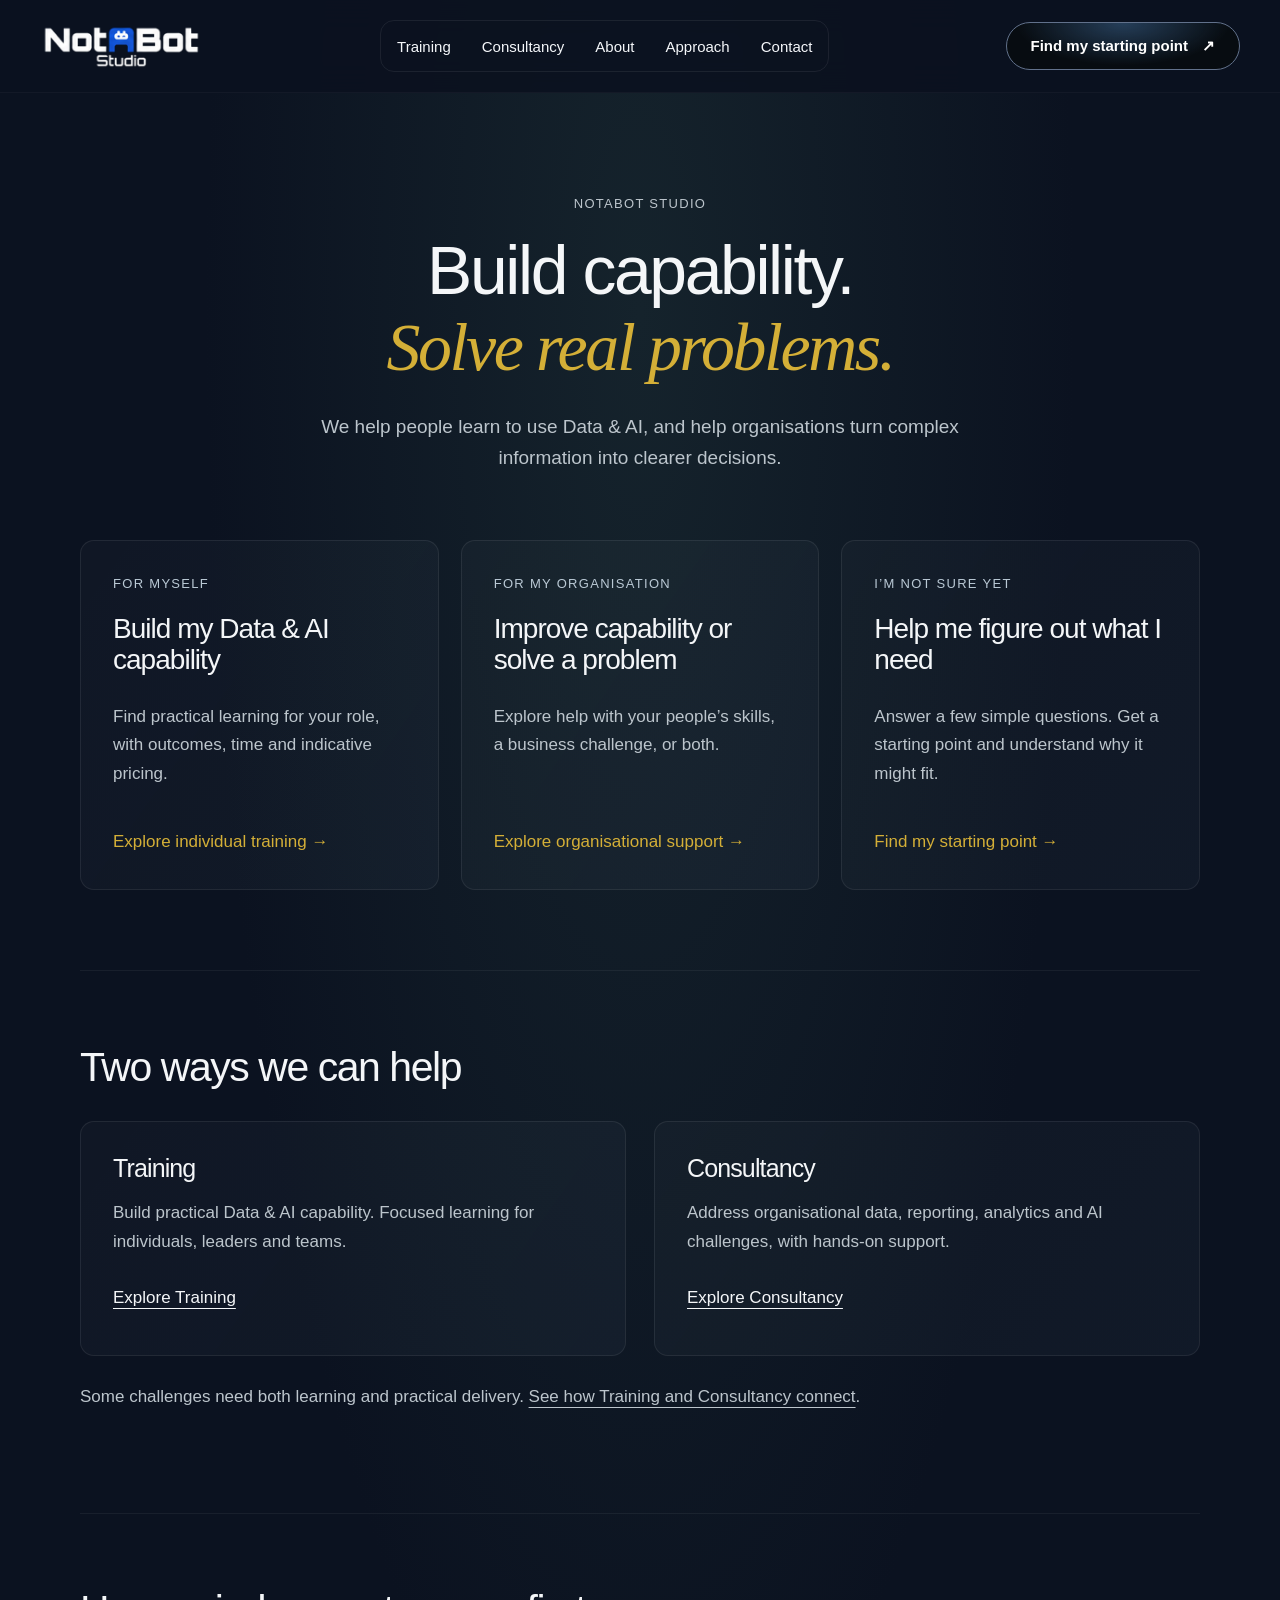
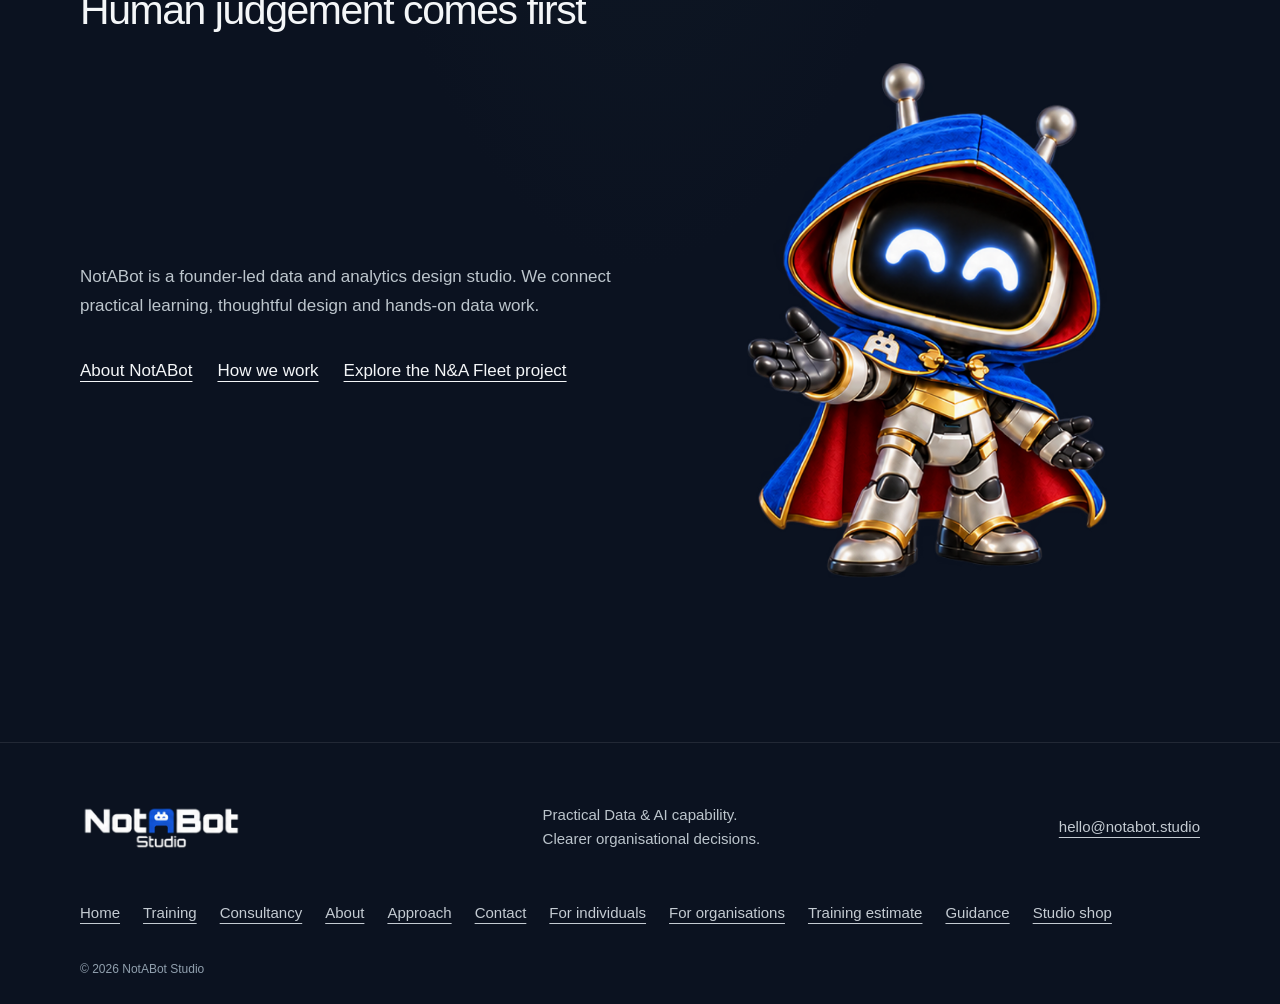
<file: index.html>
<!doctype html><html lang="en"><head><meta charset="utf-8"><meta name="viewport" content="width=device-width,initial-scale=1"><title>Data &amp; AI help for people and organisations | NotABot Studio</title><meta name="description" content="Build practical Data &amp; AI capability or get help with an organisational challenge. Choose your own route or ask for guidance."><meta name="theme-color" content="#0B1220"><meta property="og:type" content="website"><meta property="og:title" content="Data &amp; AI help for people and organisations | NotABot Studio"><meta property="og:description" content="Build practical Data &amp; AI capability or get help with an organisational challenge. Choose your own route or ask for guidance."><meta property="og:image" content="assets/images/notabot-brand-mascot.png"><meta name="twitter:card" content="summary_large_image"><link rel="icon" href="assets/logo/favicon.png"><link rel="apple-touch-icon" href="assets/logo/favicon.png"><link rel="stylesheet" href="ux.css"><script src="ux-data.js" defer></script><script src="ux-core.js" defer></script><script src="ux.js" defer></script></head><body class="ux" id="top"><a class="ux-skip" href="#main">Skip to content</a><header class="ux-header"><a class="ux-logo" href="index.html" aria-label="NotABot Studio home"><img src="assets/logo/notabot-wordmark-nav.png" alt="NotABot Studio" width="221" height="61"></a><nav id="ux-nav" aria-label="Primary"><a href="training.html">Training</a><a href="services.html">Consultancy</a><a href="about.html">About</a><a href="approach.html">Approach</a><a href="contact.html">Contact</a></nav><a class="ux-button" href="start.html">Find my starting point <span aria-hidden="true">↗</span></a><button class="ux-menu" aria-expanded="false" aria-controls="ux-nav" hidden>Menu</button></header><main id="main"><section class="ux-intro ux-wrap"><p class="ux-eyebrow">NotABot Studio</p><h1>Build capability.<br><em>Solve real problems.</em></h1><p class="ux-lead">We help people learn to use Data & AI, and help organisations turn complex information into clearer decisions.</p></section><section class="ux-wrap ux-route-section" aria-label="Choose your starting point"><div class="ux-routes"><a href="individuals.html"><span class="ux-eyebrow">For myself</span><h2>Build my Data & AI capability</h2><p>Find practical learning for your role, with outcomes, time and indicative pricing.</p><span class="ux-route-action">Explore individual training →</span></a><a href="organisations.html"><span class="ux-eyebrow">For my organisation</span><h2>Improve capability or solve a problem</h2><p>Explore help with your people’s skills, a business challenge, or both.</p><span class="ux-route-action">Explore organisational support →</span></a><a href="start.html"><span class="ux-eyebrow">I’m not sure yet</span><h2>Help me figure out what I need</h2><p>Answer a few simple questions. Get a starting point and understand why it might fit.</p><span class="ux-route-action">Find my starting point →</span></a></div></section><section class="ux-section ux-wrap" id="offerings"><h2>Two ways we can help</h2><div class="ux-two"><article class="ux-panel"><h3>Training</h3><p>Build practical Data & AI capability. Focused learning for individuals, leaders and teams.</p><a class="ux-link" href="training.html">Explore Training</a></article><article class="ux-panel"><h3>Consultancy</h3><p>Address organisational data, reporting, analytics and AI challenges, with hands-on support.</p><a class="ux-link" href="services.html">Explore Consultancy</a></article></div><p>Some challenges need both learning and practical delivery. <a class="ux-link" href="organisations.html#combined">See how Training and Consultancy connect</a>.</p></section><section class="ux-section ux-wrap" id="studio"><h2>Human judgement comes first</h2><div class="ux-two ux-about"><div><p>NotABot is a founder-led data and analytics design studio. We connect practical learning, thoughtful design and hands-on data work.</p><div class="ux-actions"><a class="ux-link" href="about.html">About NotABot</a><a class="ux-link" href="approach.html">How we work</a><a class="ux-link" href="fleet.html">Explore the N&A Fleet project</a></div></div><img class="ux-mascot" src="assets/images/notabot-brand-mascot.png" alt="NotABot’s blue-cloaked mascot" width="484" height="692" loading="lazy"></div></section></main><footer class="ux-footer"><div class="ux-wrap ux-footer-top"><a class="ux-logo" href="index.html"><img src="assets/logo/notabot-wordmark-nav.png" alt="NotABot Studio" width="221" height="61" loading="lazy"></a><p>Practical Data & AI capability.<br>Clearer organisational decisions.</p><a class="ux-link" href="mailto:hello@notabot.studio">hello@notabot.studio</a></div><nav class="ux-wrap" aria-label="Footer"><a href="index.html">Home</a><a href="training.html">Training</a><a href="services.html">Consultancy</a><a href="about.html">About</a><a href="approach.html">Approach</a><a href="contact.html">Contact</a><a href="individuals.html">For individuals</a><a href="organisations.html">For organisations</a><a href="plan.html">Training estimate</a><a href="start.html">Guidance</a><a href="merch.html">Studio shop</a></nav><div class="ux-wrap ux-copyright">© <span data-year>2026</span> NotABot Studio</div></footer></body></html>
</file>
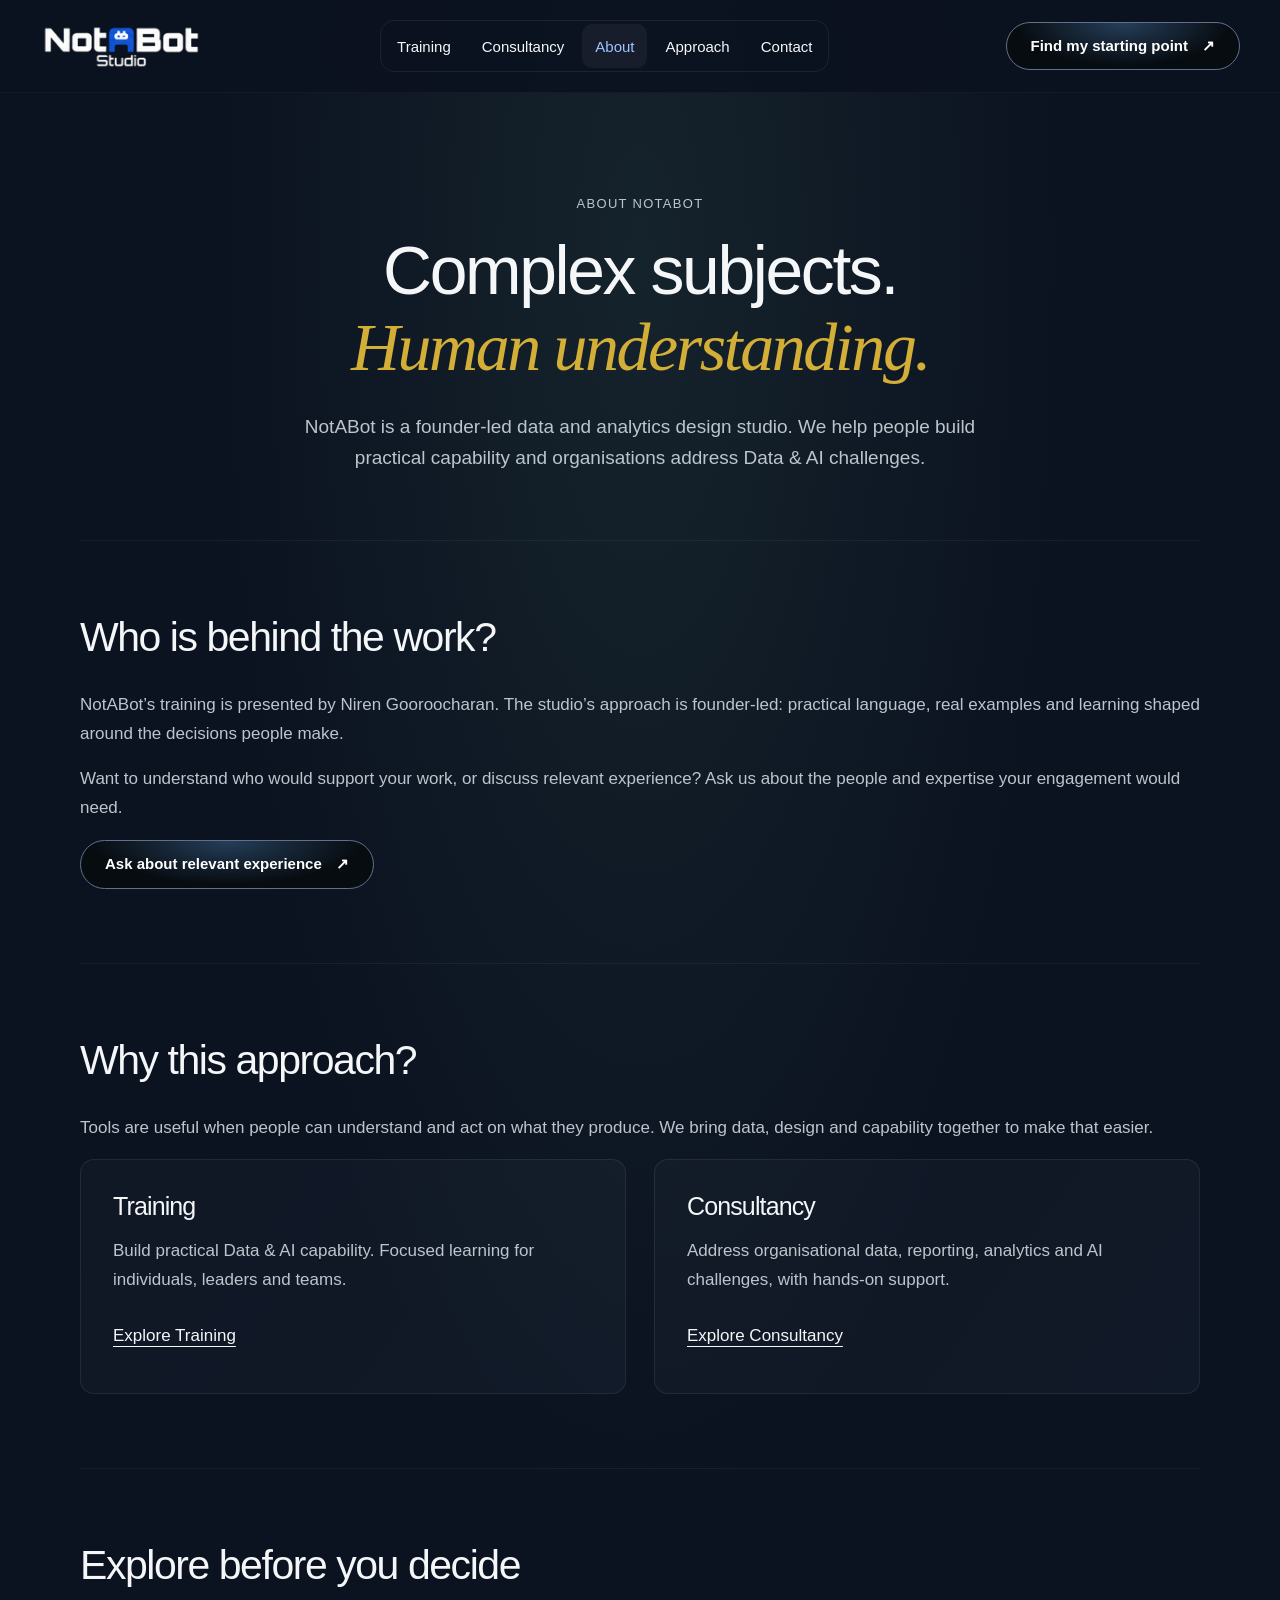
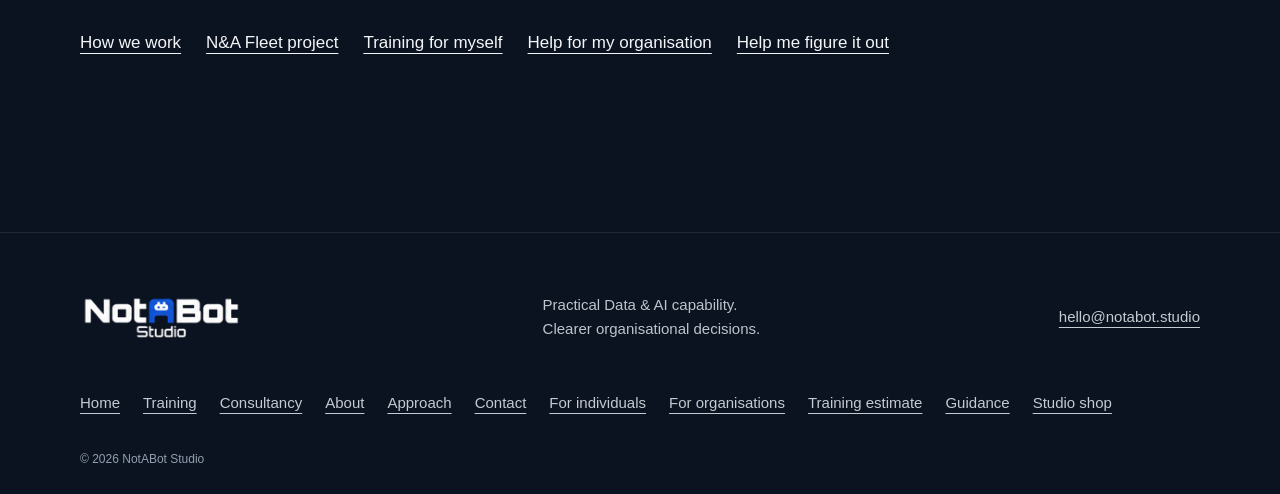
<file: about.html>
<!doctype html><html lang="en"><head><meta charset="utf-8"><meta name="viewport" content="width=device-width,initial-scale=1"><title>About NotABot | NotABot Studio</title><meta name="description" content="A founder-led data and analytics design studio connecting practical training and hands-on consultancy."><meta name="theme-color" content="#0B1220"><meta property="og:type" content="website"><meta property="og:title" content="About NotABot | NotABot Studio"><meta property="og:description" content="A founder-led data and analytics design studio connecting practical training and hands-on consultancy."><meta property="og:image" content="assets/images/notabot-brand-mascot.png"><meta name="twitter:card" content="summary_large_image"><link rel="icon" href="assets/logo/favicon.png"><link rel="apple-touch-icon" href="assets/logo/favicon.png"><link rel="stylesheet" href="ux.css"><script src="ux-data.js" defer></script><script src="ux-core.js" defer></script><script src="ux.js" defer></script></head><body class="ux" id="top"><a class="ux-skip" href="#main">Skip to content</a><header class="ux-header"><a class="ux-logo" href="index.html" aria-label="NotABot Studio home"><img src="assets/logo/notabot-wordmark-nav.png" alt="NotABot Studio" width="221" height="61"></a><nav id="ux-nav" aria-label="Primary"><a href="training.html">Training</a><a href="services.html">Consultancy</a><a href="about.html" aria-current="page">About</a><a href="approach.html">Approach</a><a href="contact.html">Contact</a></nav><a class="ux-button" href="start.html">Find my starting point <span aria-hidden="true">↗</span></a><button class="ux-menu" aria-expanded="false" aria-controls="ux-nav" hidden>Menu</button></header><main id="main"><section class="ux-intro ux-wrap"><p class="ux-eyebrow">About NotABot</p><h1>Complex subjects.<br><em>Human understanding.</em></h1><p class="ux-lead">NotABot is a founder-led data and analytics design studio. We help people build practical capability and organisations address Data & AI challenges.</p></section><section class="ux-section ux-wrap" id="people"><h2>Who is behind the work?</h2><p>NotABot’s training is presented by Niren Gooroocharan. The studio’s approach is founder-led: practical language, real examples and learning shaped around the decisions people make.</p><p>Want to understand who would support your work, or discuss relevant experience? Ask us about the people and expertise your engagement would need.</p><a class="ux-button" href="contact.html?topic=experience&amp;from=about">Ask about relevant experience <span aria-hidden="true">↗</span></a></section><section class="ux-section ux-wrap" id="purpose"><h2>Why this approach?</h2><p>Tools are useful when people can understand and act on what they produce. We bring data, design and capability together to make that easier.</p><div class="ux-two"><article class="ux-panel"><h3>Training</h3><p>Build practical Data & AI capability. Focused learning for individuals, leaders and teams.</p><a class="ux-link" href="training.html">Explore Training</a></article><article class="ux-panel"><h3>Consultancy</h3><p>Address organisational data, reporting, analytics and AI challenges, with hands-on support.</p><a class="ux-link" href="services.html">Explore Consultancy</a></article></div></section><section class="ux-section ux-wrap" id="evidence"><h2>Explore before you decide</h2><div class="ux-actions"><a class="ux-link" href="approach.html">How we work</a><a class="ux-link" href="fleet.html">N&A Fleet project</a><a class="ux-link" href="individuals.html">Training for myself</a><a class="ux-link" href="organisations.html">Help for my organisation</a><a class="ux-link" href="start.html?from=about">Help me figure it out</a></div></section></main><footer class="ux-footer"><div class="ux-wrap ux-footer-top"><a class="ux-logo" href="index.html"><img src="assets/logo/notabot-wordmark-nav.png" alt="NotABot Studio" width="221" height="61" loading="lazy"></a><p>Practical Data & AI capability.<br>Clearer organisational decisions.</p><a class="ux-link" href="mailto:hello@notabot.studio">hello@notabot.studio</a></div><nav class="ux-wrap" aria-label="Footer"><a href="index.html">Home</a><a href="training.html">Training</a><a href="services.html">Consultancy</a><a href="about.html">About</a><a href="approach.html">Approach</a><a href="contact.html">Contact</a><a href="individuals.html">For individuals</a><a href="organisations.html">For organisations</a><a href="plan.html">Training estimate</a><a href="start.html">Guidance</a><a href="merch.html">Studio shop</a></nav><div class="ux-wrap ux-copyright">© <span data-year>2026</span> NotABot Studio</div></footer></body></html>
</file>
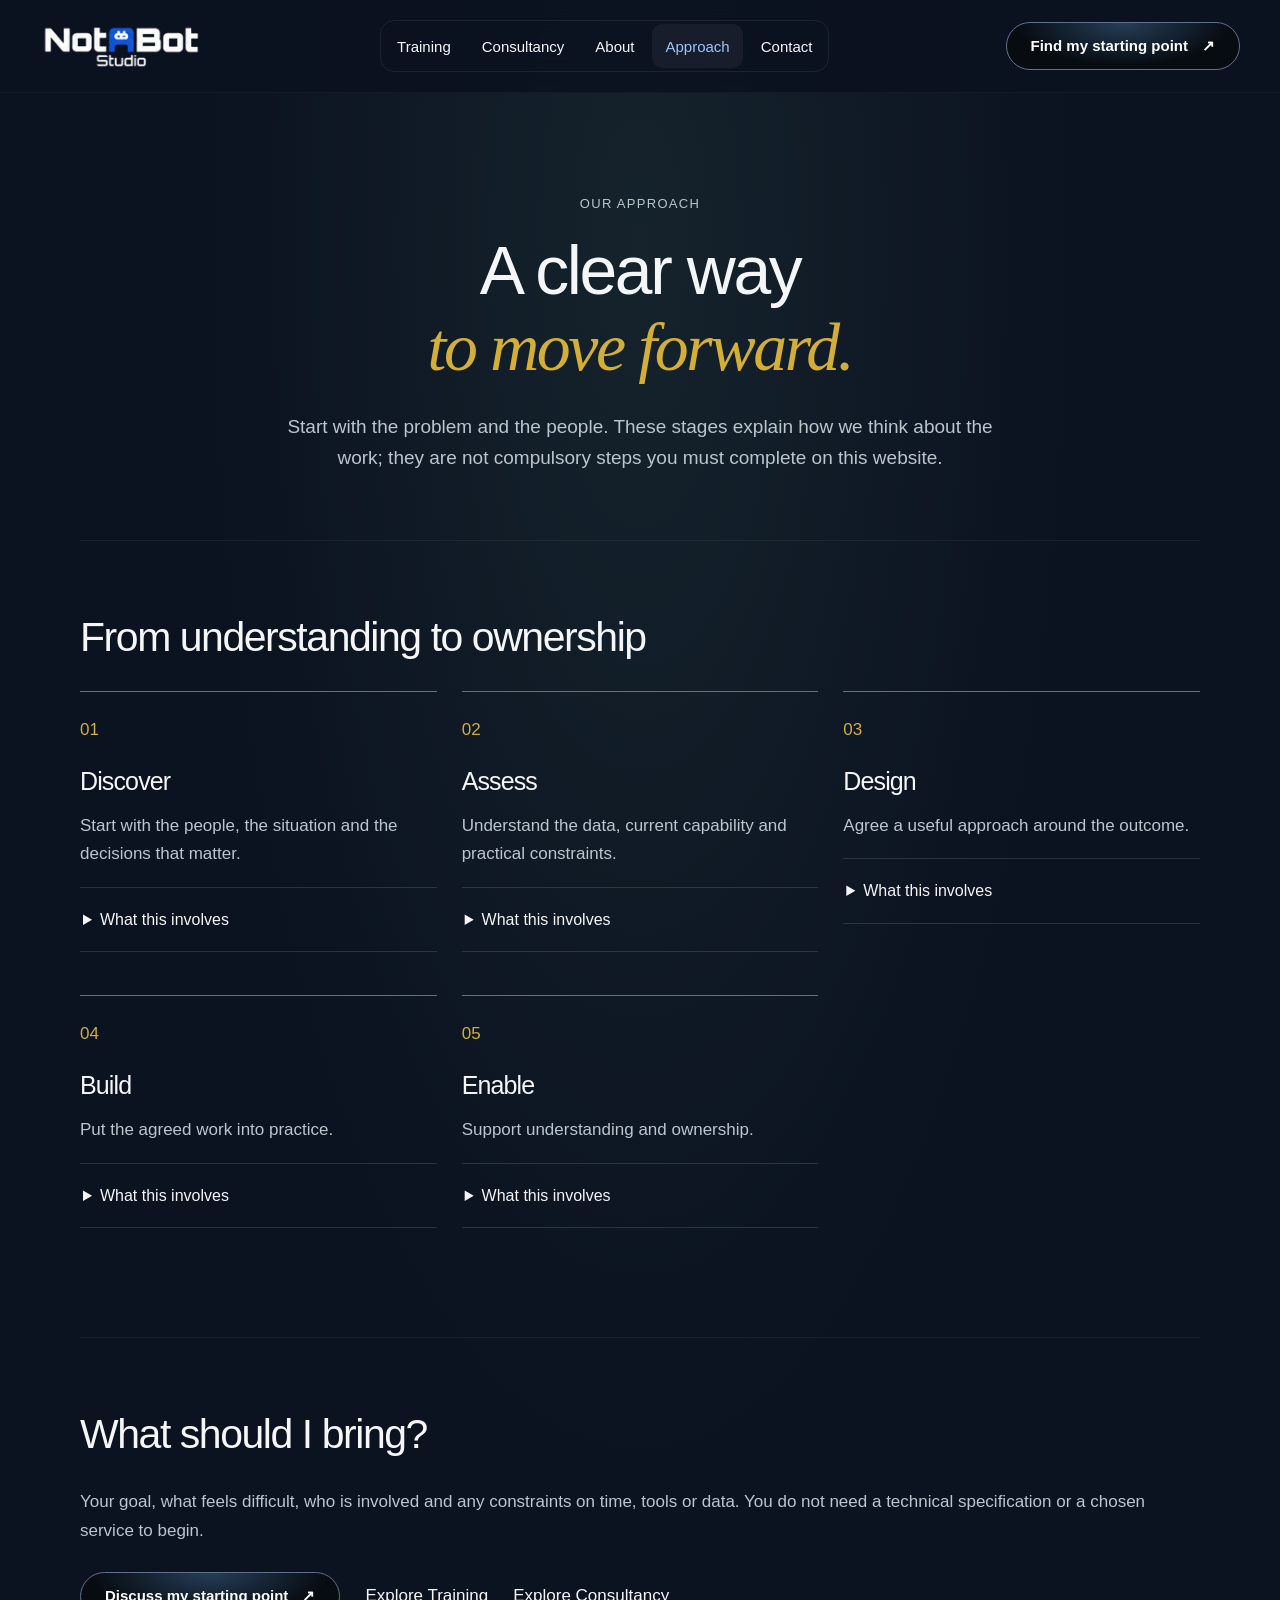
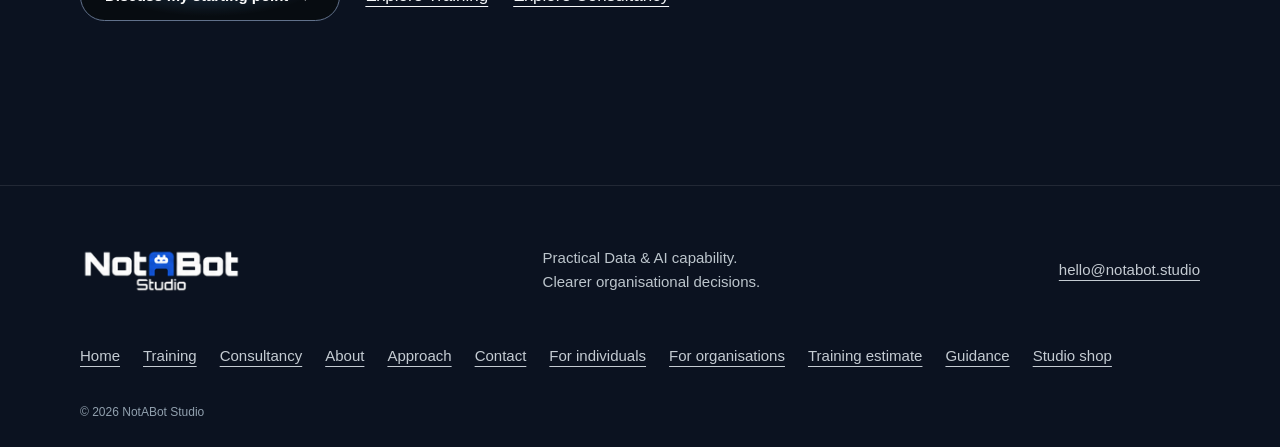
<file: approach.html>
<!doctype html><html lang="en"><head><meta charset="utf-8"><meta name="viewport" content="width=device-width,initial-scale=1"><title>Our approach | NotABot Studio</title><meta name="description" content="Understand how NotABot moves from a problem to useful learning or delivery, and what to bring to the conversation."><meta name="theme-color" content="#0B1220"><meta property="og:type" content="website"><meta property="og:title" content="Our approach | NotABot Studio"><meta property="og:description" content="Understand how NotABot moves from a problem to useful learning or delivery, and what to bring to the conversation."><meta property="og:image" content="assets/images/notabot-brand-mascot.png"><meta name="twitter:card" content="summary_large_image"><link rel="icon" href="assets/logo/favicon.png"><link rel="apple-touch-icon" href="assets/logo/favicon.png"><link rel="stylesheet" href="ux.css"><script src="ux-data.js" defer></script><script src="ux-core.js" defer></script><script src="ux.js" defer></script></head><body class="ux" id="top"><a class="ux-skip" href="#main">Skip to content</a><header class="ux-header"><a class="ux-logo" href="index.html" aria-label="NotABot Studio home"><img src="assets/logo/notabot-wordmark-nav.png" alt="NotABot Studio" width="221" height="61"></a><nav id="ux-nav" aria-label="Primary"><a href="training.html">Training</a><a href="services.html">Consultancy</a><a href="about.html">About</a><a href="approach.html" aria-current="page">Approach</a><a href="contact.html">Contact</a></nav><a class="ux-button" href="start.html">Find my starting point <span aria-hidden="true">↗</span></a><button class="ux-menu" aria-expanded="false" aria-controls="ux-nav" hidden>Menu</button></header><main id="main"><section class="ux-intro ux-wrap"><p class="ux-eyebrow">Our approach</p><h1>A clear way<br><em>to move forward.</em></h1><p class="ux-lead">Start with the problem and the people. These stages explain how we think about the work; they are not compulsory steps you must complete on this website.</p></section><section class="ux-section ux-wrap" id="stages"><h2>From understanding to ownership</h2><ol class="ux-steps"><li><h3>Discover</h3><p>Start with the people, the situation and the decisions that matter.</p><details><summary>What this involves</summary><p>Bring your questions, desired outcome and the context in which people work.</p></details></li><li><h3>Assess</h3><p>Understand the data, current capability and practical constraints.</p><details><summary>What this involves</summary><p>We discuss what is available, where the gaps are and what needs more exploration.</p></details></li><li><h3>Design</h3><p>Agree a useful approach around the outcome.</p><details><summary>What this involves</summary><p>The solution or learning scope should have a clear audience and purpose.</p></details></li><li><h3>Build</h3><p>Put the agreed work into practice.</p><details><summary>What this involves</summary><p>Delivery depends on the scope: practical learning, a working solution, or both.</p></details></li><li><h3>Enable</h3><p>Support understanding and ownership.</p><details><summary>What this involves</summary><p>Discuss how people will use what has been learned or built, and what support is included.</p></details></li></ol></section><section class="ux-section ux-wrap" id="begin"><h2>What should I bring?</h2><p>Your goal, what feels difficult, who is involved and any constraints on time, tools or data. You do not need a technical specification or a chosen service to begin.</p><div class="ux-actions"><a class="ux-button" href="contact.html?topic=approach&amp;from=approach">Discuss my starting point <span aria-hidden="true">↗</span></a><a class="ux-link" href="training.html">Explore Training</a><a class="ux-link" href="services.html">Explore Consultancy</a></div></section></main><footer class="ux-footer"><div class="ux-wrap ux-footer-top"><a class="ux-logo" href="index.html"><img src="assets/logo/notabot-wordmark-nav.png" alt="NotABot Studio" width="221" height="61" loading="lazy"></a><p>Practical Data & AI capability.<br>Clearer organisational decisions.</p><a class="ux-link" href="mailto:hello@notabot.studio">hello@notabot.studio</a></div><nav class="ux-wrap" aria-label="Footer"><a href="index.html">Home</a><a href="training.html">Training</a><a href="services.html">Consultancy</a><a href="about.html">About</a><a href="approach.html">Approach</a><a href="contact.html">Contact</a><a href="individuals.html">For individuals</a><a href="organisations.html">For organisations</a><a href="plan.html">Training estimate</a><a href="start.html">Guidance</a><a href="merch.html">Studio shop</a></nav><div class="ux-wrap ux-copyright">© <span data-year>2026</span> NotABot Studio</div></footer></body></html>
</file>
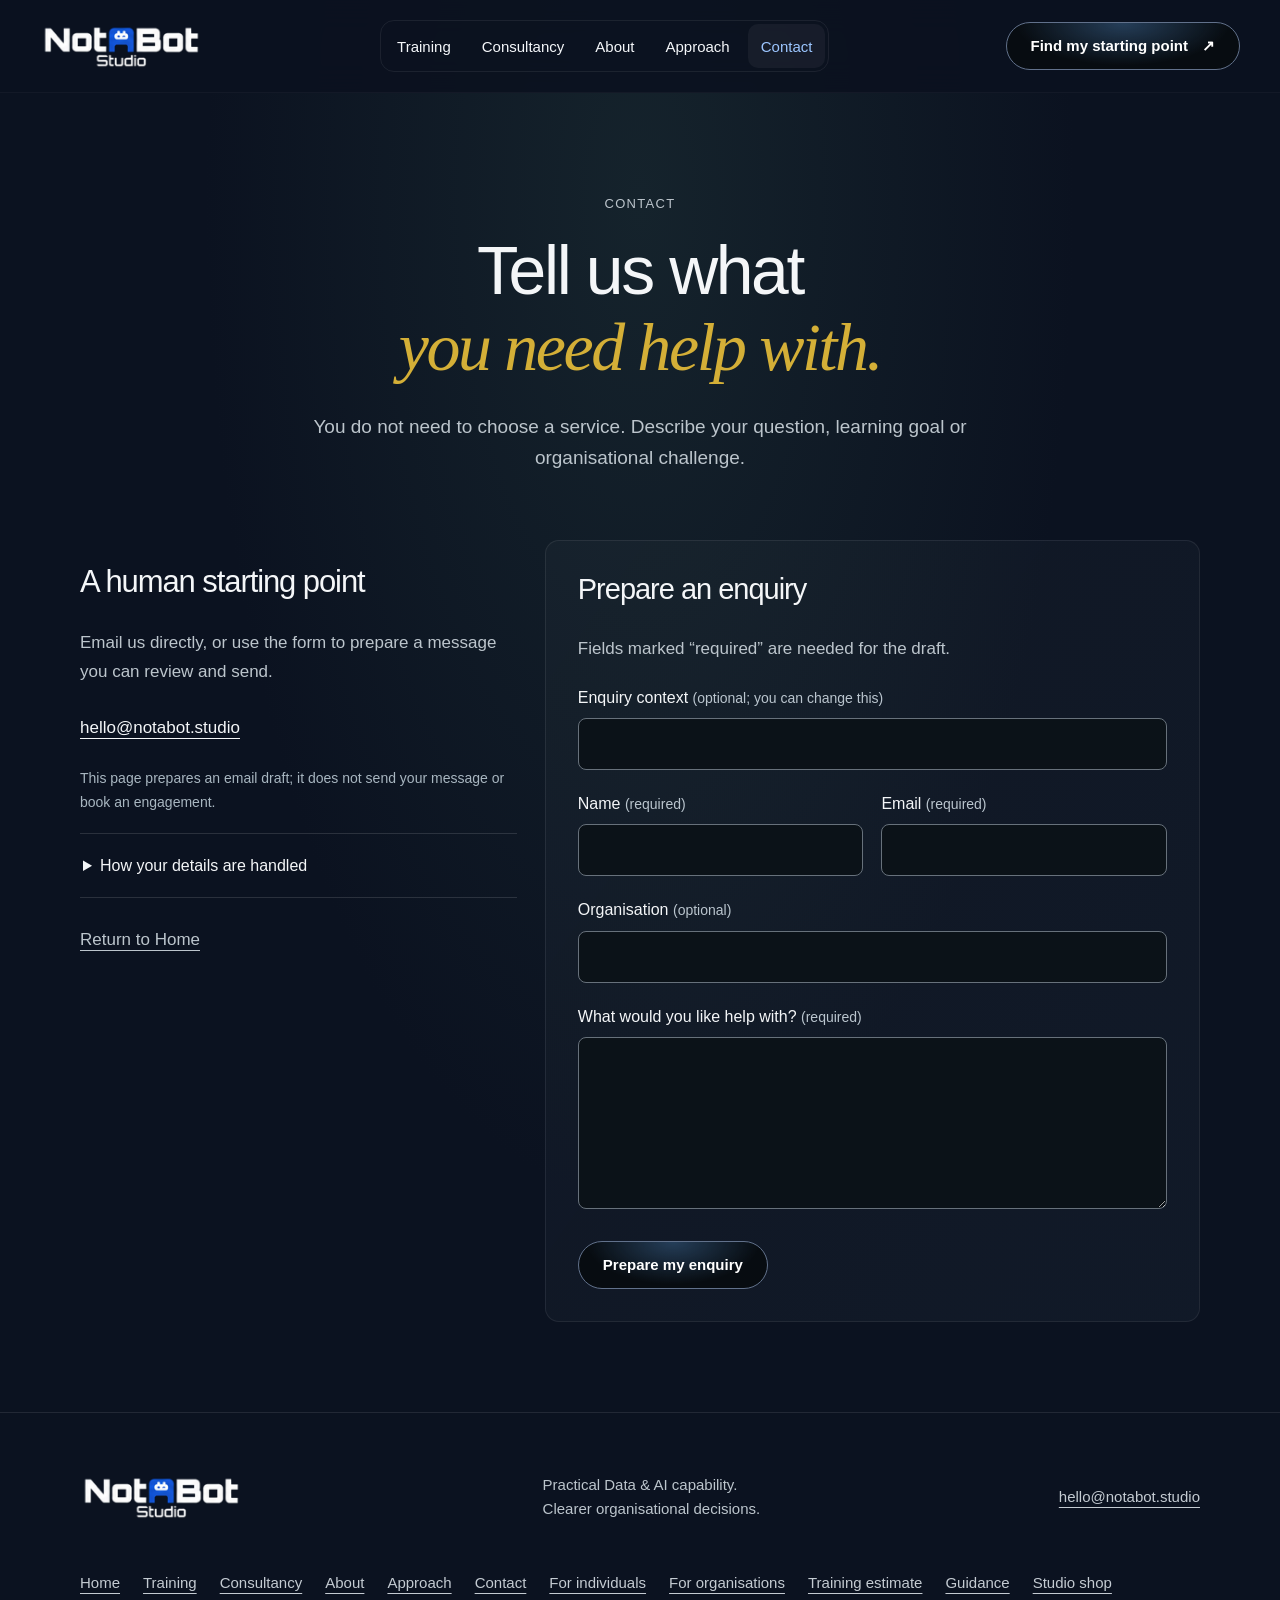
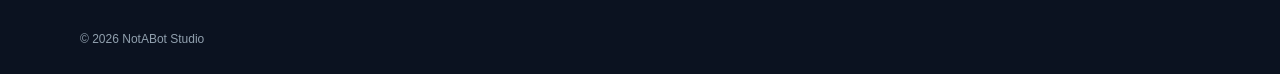
<file: contact.html>
<!doctype html><html lang="en"><head><meta charset="utf-8"><meta name="viewport" content="width=device-width,initial-scale=1"><title>Contact NotABot | NotABot Studio</title><meta name="description" content="Explain what you need help with. Prepare a reviewable enquiry draft or contact hello@notabot.studio directly."><meta name="theme-color" content="#0B1220"><meta property="og:type" content="website"><meta property="og:title" content="Contact NotABot | NotABot Studio"><meta property="og:description" content="Explain what you need help with. Prepare a reviewable enquiry draft or contact hello@notabot.studio directly."><meta property="og:image" content="assets/images/notabot-brand-mascot.png"><meta name="twitter:card" content="summary_large_image"><link rel="icon" href="assets/logo/favicon.png"><link rel="apple-touch-icon" href="assets/logo/favicon.png"><link rel="stylesheet" href="ux.css"><script src="ux-data.js" defer></script><script src="ux-core.js" defer></script><script src="ux.js" defer></script></head><body class="ux" id="top"><a class="ux-skip" href="#main">Skip to content</a><header class="ux-header"><a class="ux-logo" href="index.html" aria-label="NotABot Studio home"><img src="assets/logo/notabot-wordmark-nav.png" alt="NotABot Studio" width="221" height="61"></a><nav id="ux-nav" aria-label="Primary"><a href="training.html">Training</a><a href="services.html">Consultancy</a><a href="about.html">About</a><a href="approach.html">Approach</a><a href="contact.html" aria-current="page">Contact</a></nav><a class="ux-button" href="start.html">Find my starting point <span aria-hidden="true">↗</span></a><button class="ux-menu" aria-expanded="false" aria-controls="ux-nav" hidden>Menu</button></header><main id="main"><section class="ux-intro ux-wrap"><p class="ux-eyebrow">Contact</p><h1>Tell us what<br><em>you need help with.</em></h1><p class="ux-lead">You do not need to choose a service. Describe your question, learning goal or organisational challenge.</p></section><section class="ux-wrap ux-contact-grid"><aside><h2>A human starting point</h2><p>Email us directly, or use the form to prepare a message you can review and send.</p><a class="ux-link" href="mailto:hello@notabot.studio">hello@notabot.studio</a><p class="ux-note">This page prepares an email draft; it does not send your message or book an engagement.</p><details><summary>How your details are handled</summary><p>Form values stay on this page until you open the draft in your email app or copy it. This form does not submit them to a website backend or save them in browser storage. Sending through your email app shares the details you choose with hello@notabot.studio.</p></details><p><a id="contact-return" class="ux-link" href="index.html">Return to Home</a></p></aside><div><form id="ux-contact" class="ux-panel" data-js-only hidden novalidate><h2>Prepare an enquiry</h2><p>Fields marked “required” are needed for the draft.</p><div id="contact-errors" class="ux-errors" tabindex="-1" hidden></div><label for="context">Enquiry context <span>(optional; you can change this)</span></label><input id="context" name="context" maxlength="300"><div class="ux-form-row"><div><label for="name">Name <span>(required)</span></label><input id="name" name="name" autocomplete="name" required maxlength="100" aria-describedby="name-error"><p id="name-error" class="ux-field-error" hidden></p></div><div><label for="email">Email <span>(required)</span></label><input id="email" name="email" type="email" autocomplete="email" required maxlength="200" aria-describedby="email-error"><p id="email-error" class="ux-field-error" hidden></p></div></div><label for="organisation">Organisation <span>(optional)</span></label><input id="organisation" name="organisation" autocomplete="organization" maxlength="150"><label for="message">What would you like help with? <span>(required)</span></label><textarea id="message" name="message" rows="6" required maxlength="3000" aria-describedby="message-error"></textarea><p id="message-error" class="ux-field-error" hidden></p><button class="ux-button" type="submit">Prepare my enquiry</button></form><noscript><p>Email <a href="mailto:hello@notabot.studio">hello@notabot.studio</a> with your name, reply address and what you would like help with.</p></noscript><section class="ux-panel ux-draft" id="ux-draft" hidden aria-labelledby="draft-title"><h2 id="draft-title" tabindex="-1">Your draft is ready</h2><p>Nothing has been sent. Review the draft, then open it in your email app or copy it. You can edit the form and prepare it again.</p><label for="draft-text">Your enquiry draft</label><textarea id="draft-text" rows="9" readonly></textarea><div class="ux-actions"><a id="draft-open" class="ux-button" href="mailto:hello@notabot.studio">Open draft in my email app</a><button id="draft-copy" class="ux-secondary" type="button">Copy enquiry</button></div><p id="draft-status" role="status"></p></section></div></section></main><footer class="ux-footer"><div class="ux-wrap ux-footer-top"><a class="ux-logo" href="index.html"><img src="assets/logo/notabot-wordmark-nav.png" alt="NotABot Studio" width="221" height="61" loading="lazy"></a><p>Practical Data & AI capability.<br>Clearer organisational decisions.</p><a class="ux-link" href="mailto:hello@notabot.studio">hello@notabot.studio</a></div><nav class="ux-wrap" aria-label="Footer"><a href="index.html">Home</a><a href="training.html">Training</a><a href="services.html">Consultancy</a><a href="about.html">About</a><a href="approach.html">Approach</a><a href="contact.html">Contact</a><a href="individuals.html">For individuals</a><a href="organisations.html">For organisations</a><a href="plan.html">Training estimate</a><a href="start.html">Guidance</a><a href="merch.html">Studio shop</a></nav><div class="ux-wrap ux-copyright">© <span data-year>2026</span> NotABot Studio</div></footer></body></html>
</file>
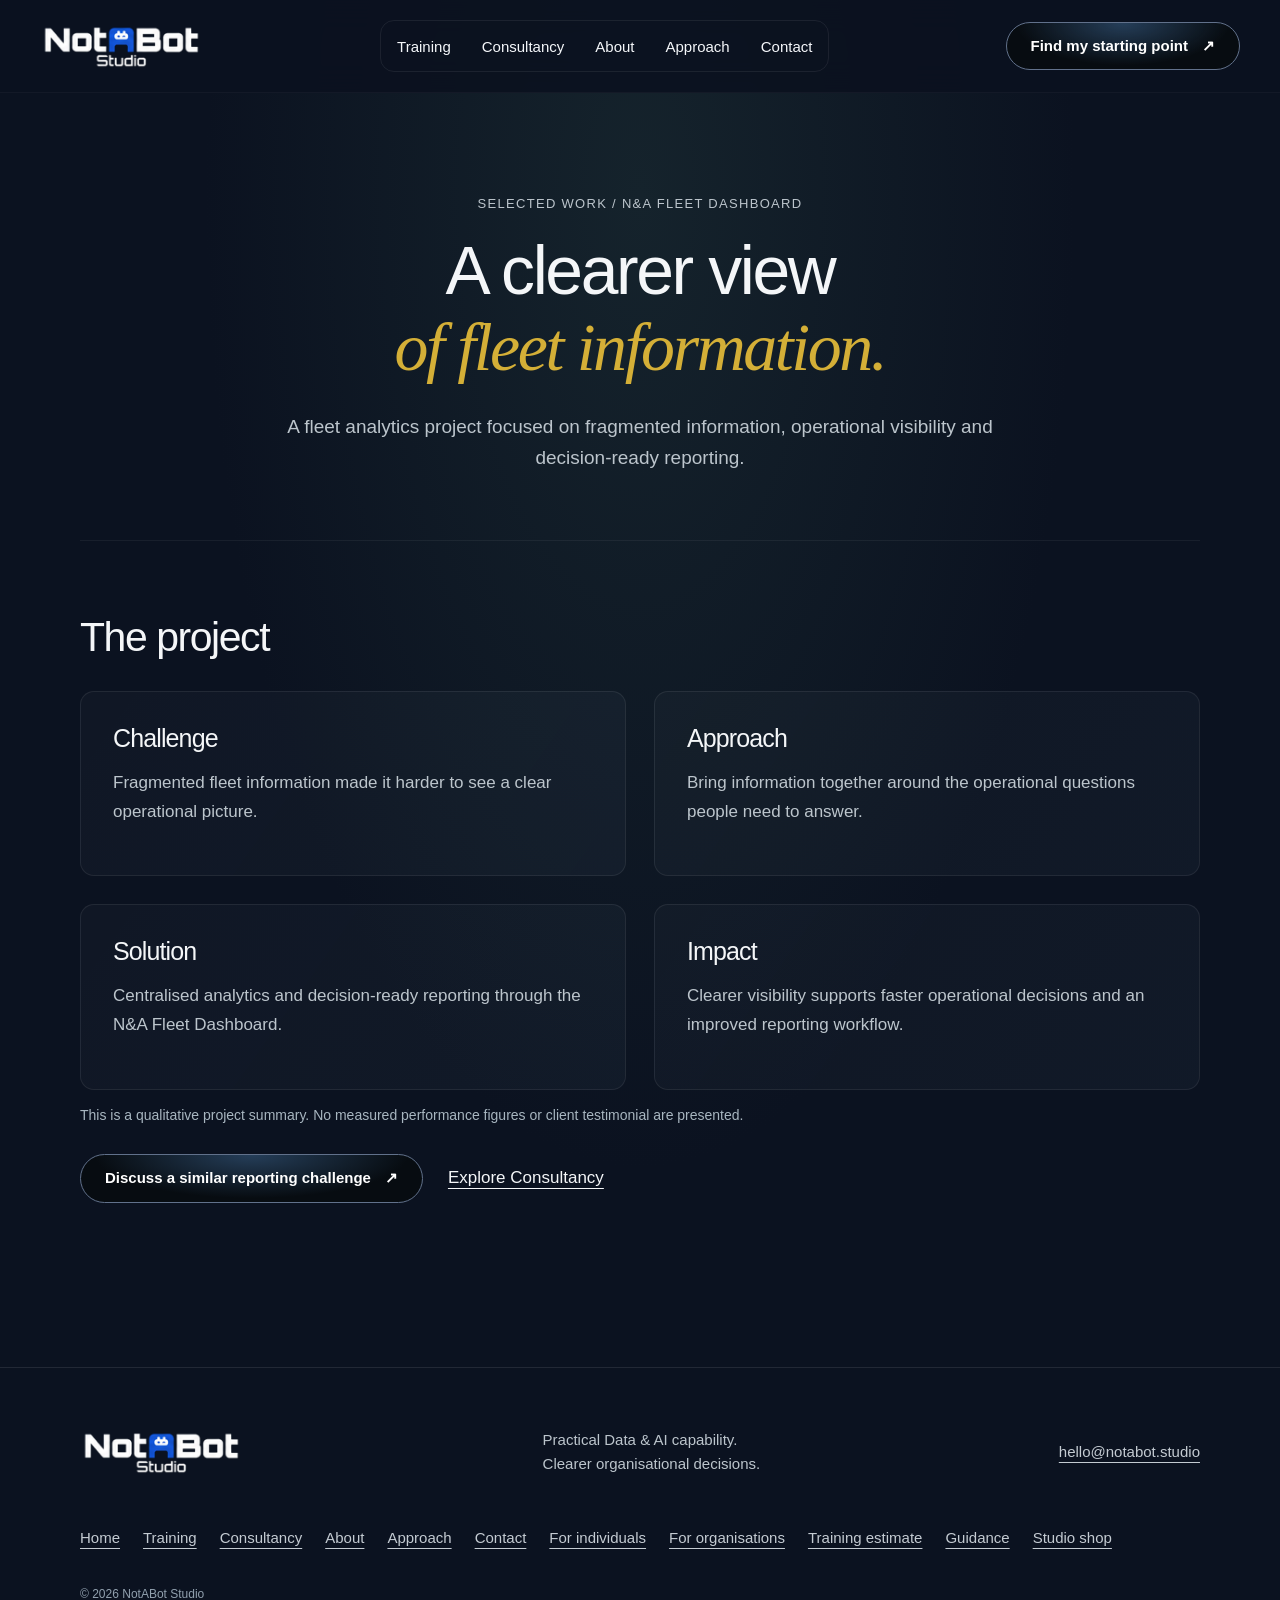
<file: fleet.html>
<!doctype html><html lang="en"><head><meta charset="utf-8"><meta name="viewport" content="width=device-width,initial-scale=1"><title>N&amp;A Fleet Dashboard | NotABot Studio</title><meta name="description" content="A qualitative project example: fragmented fleet information brought into clearer, centralised reporting."><meta name="theme-color" content="#0B1220"><meta property="og:type" content="website"><meta property="og:title" content="N&amp;A Fleet Dashboard | NotABot Studio"><meta property="og:description" content="A qualitative project example: fragmented fleet information brought into clearer, centralised reporting."><meta property="og:image" content="assets/images/notabot-brand-mascot.png"><meta name="twitter:card" content="summary_large_image"><link rel="icon" href="assets/logo/favicon.png"><link rel="apple-touch-icon" href="assets/logo/favicon.png"><link rel="stylesheet" href="ux.css"><script src="ux-data.js" defer></script><script src="ux-core.js" defer></script><script src="ux.js" defer></script></head><body class="ux" id="top"><a class="ux-skip" href="#main">Skip to content</a><header class="ux-header"><a class="ux-logo" href="index.html" aria-label="NotABot Studio home"><img src="assets/logo/notabot-wordmark-nav.png" alt="NotABot Studio" width="221" height="61"></a><nav id="ux-nav" aria-label="Primary"><a href="training.html">Training</a><a href="services.html">Consultancy</a><a href="about.html">About</a><a href="approach.html">Approach</a><a href="contact.html">Contact</a></nav><a class="ux-button" href="start.html">Find my starting point <span aria-hidden="true">↗</span></a><button class="ux-menu" aria-expanded="false" aria-controls="ux-nav" hidden>Menu</button></header><main id="main"><section class="ux-intro ux-wrap"><p class="ux-eyebrow">Selected work / N&A Fleet Dashboard</p><h1>A clearer view<br><em>of fleet information.</em></h1><p class="ux-lead">A fleet analytics project focused on fragmented information, operational visibility and decision-ready reporting.</p></section><section class="ux-section ux-wrap" id="story"><h2>The project</h2><div class="ux-two"><article class="ux-panel"><h3>Challenge</h3><p>Fragmented fleet information made it harder to see a clear operational picture.</p></article><article class="ux-panel"><h3>Approach</h3><p>Bring information together around the operational questions people need to answer.</p></article><article class="ux-panel"><h3>Solution</h3><p>Centralised analytics and decision-ready reporting through the N&A Fleet Dashboard.</p></article><article class="ux-panel"><h3>Impact</h3><p>Clearer visibility supports faster operational decisions and an improved reporting workflow.</p></article></div><p class="ux-note">This is a qualitative project summary. No measured performance figures or client testimonial are presented.</p><div class="ux-actions"><a class="ux-button" href="contact.html?topic=fleet&amp;from=project">Discuss a similar reporting challenge <span aria-hidden="true">↗</span></a><a class="ux-link" href="services.html">Explore Consultancy</a></div></section></main><footer class="ux-footer"><div class="ux-wrap ux-footer-top"><a class="ux-logo" href="index.html"><img src="assets/logo/notabot-wordmark-nav.png" alt="NotABot Studio" width="221" height="61" loading="lazy"></a><p>Practical Data & AI capability.<br>Clearer organisational decisions.</p><a class="ux-link" href="mailto:hello@notabot.studio">hello@notabot.studio</a></div><nav class="ux-wrap" aria-label="Footer"><a href="index.html">Home</a><a href="training.html">Training</a><a href="services.html">Consultancy</a><a href="about.html">About</a><a href="approach.html">Approach</a><a href="contact.html">Contact</a><a href="individuals.html">For individuals</a><a href="organisations.html">For organisations</a><a href="plan.html">Training estimate</a><a href="start.html">Guidance</a><a href="merch.html">Studio shop</a></nav><div class="ux-wrap ux-copyright">© <span data-year>2026</span> NotABot Studio</div></footer></body></html>
</file>
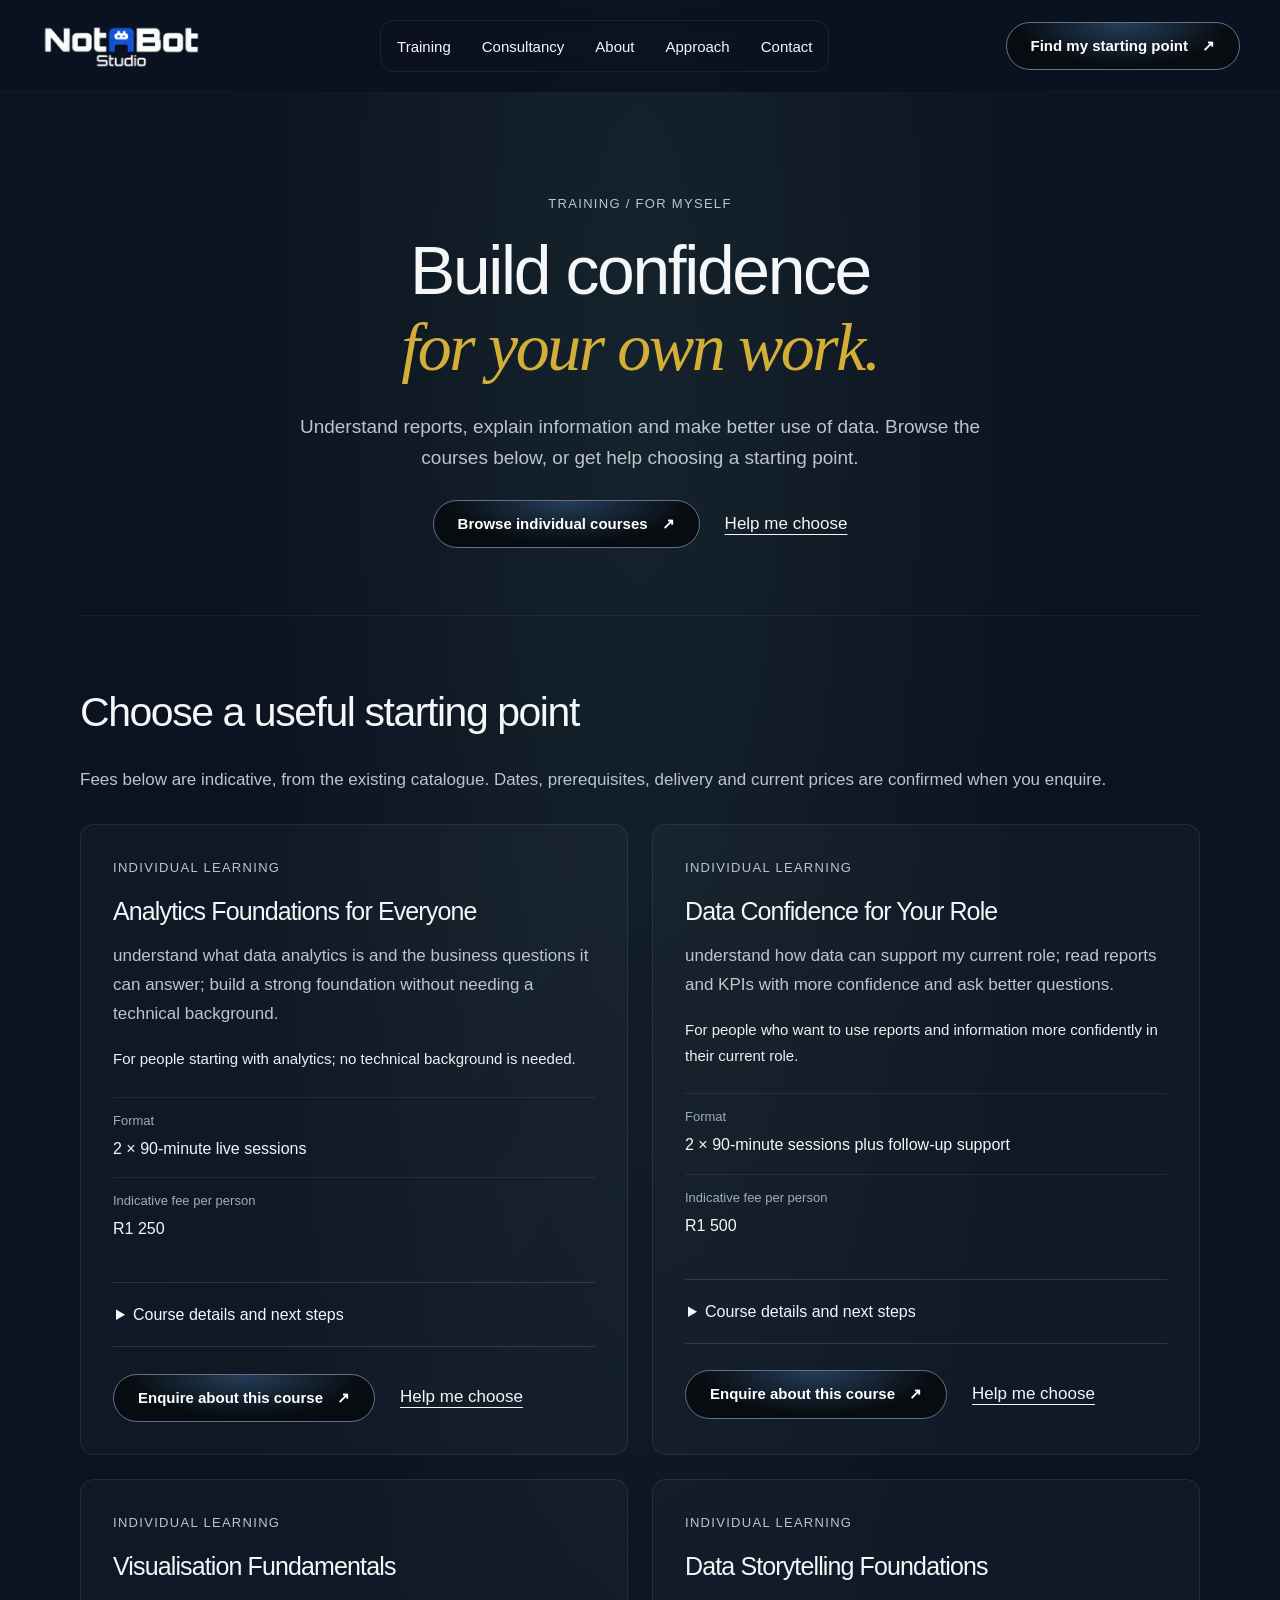
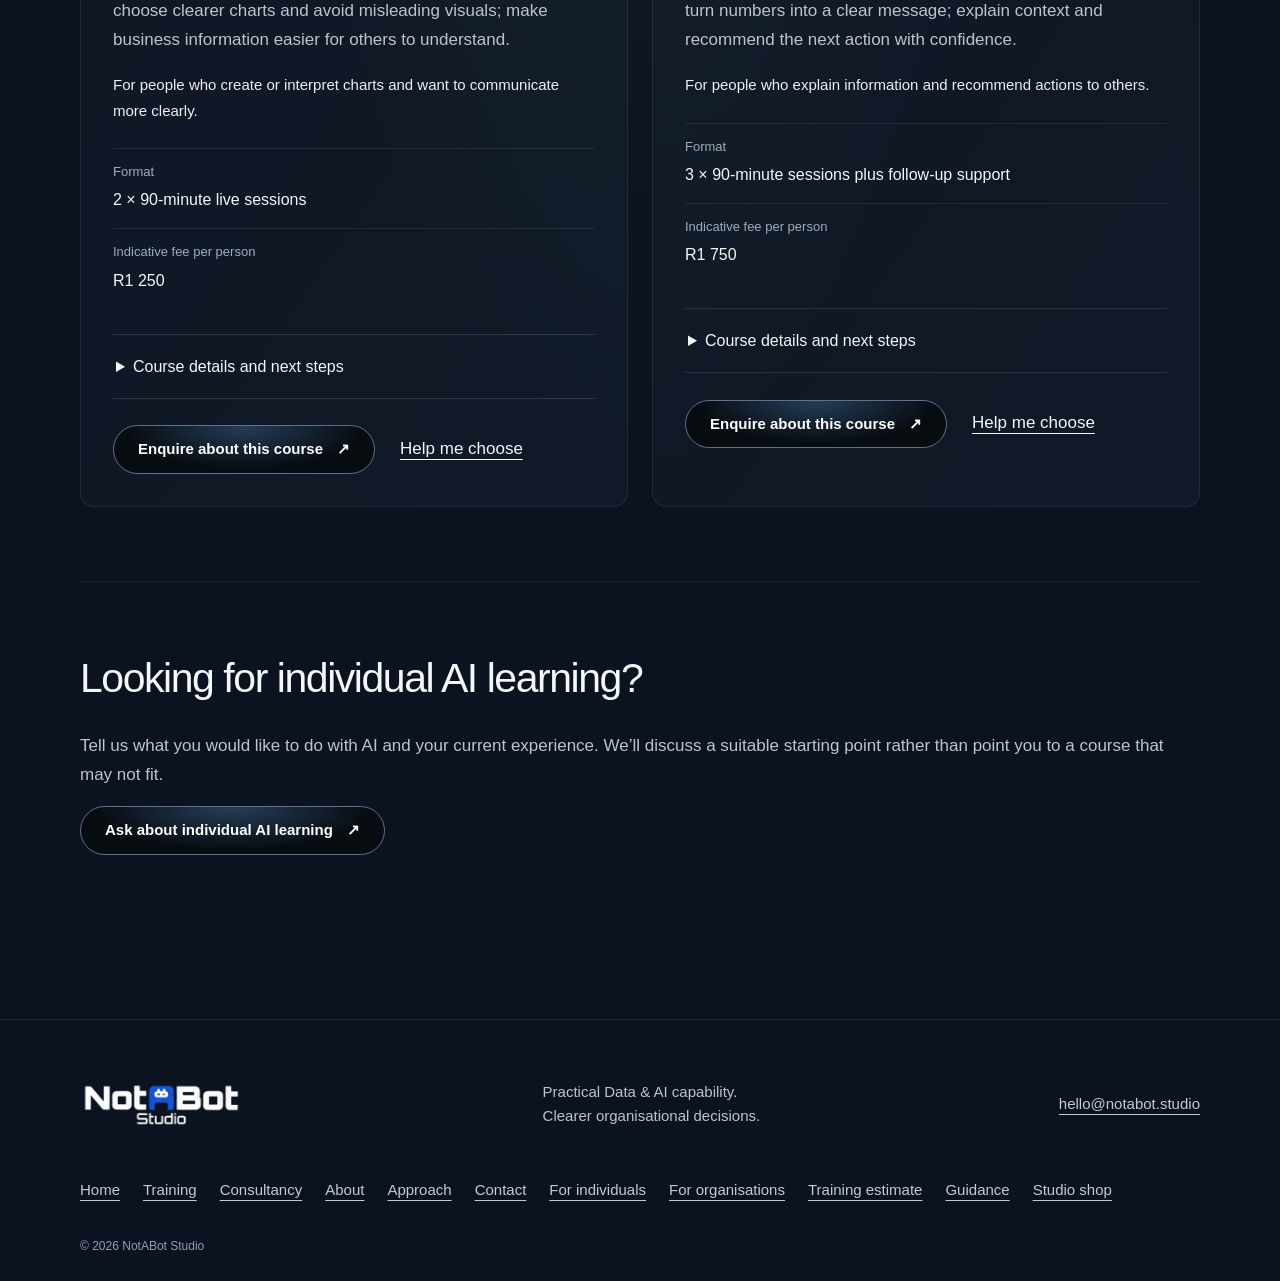
<file: individuals.html>
<!doctype html><html lang="en"><head><meta charset="utf-8"><meta name="viewport" content="width=device-width,initial-scale=1"><title>Training for individuals | NotABot Studio</title><meta name="description" content="Explore practical learning for your role. Review outcomes, format and indicative fees, then enquire without needing an employer."><meta name="theme-color" content="#0B1220"><meta property="og:type" content="website"><meta property="og:title" content="Training for individuals | NotABot Studio"><meta property="og:description" content="Explore practical learning for your role. Review outcomes, format and indicative fees, then enquire without needing an employer."><meta property="og:image" content="assets/images/notabot-brand-mascot.png"><meta name="twitter:card" content="summary_large_image"><link rel="icon" href="assets/logo/favicon.png"><link rel="apple-touch-icon" href="assets/logo/favicon.png"><link rel="stylesheet" href="ux.css"><script src="ux-data.js" defer></script><script src="ux-core.js" defer></script><script src="ux.js" defer></script></head><body class="ux" id="top"><a class="ux-skip" href="#main">Skip to content</a><header class="ux-header"><a class="ux-logo" href="index.html" aria-label="NotABot Studio home"><img src="assets/logo/notabot-wordmark-nav.png" alt="NotABot Studio" width="221" height="61"></a><nav id="ux-nav" aria-label="Primary"><a href="training.html">Training</a><a href="services.html">Consultancy</a><a href="about.html">About</a><a href="approach.html">Approach</a><a href="contact.html">Contact</a></nav><a class="ux-button" href="start.html">Find my starting point <span aria-hidden="true">↗</span></a><button class="ux-menu" aria-expanded="false" aria-controls="ux-nav" hidden>Menu</button></header><main id="main"><section class="ux-intro ux-wrap"><p class="ux-eyebrow">Training / For myself</p><h1>Build confidence<br><em>for your own work.</em></h1><p class="ux-lead">Understand reports, explain information and make better use of data. Browse the courses below, or get help choosing a starting point.</p><div class="ux-actions"><a class="ux-button" href="#individuals">Browse individual courses <span aria-hidden="true">↗</span></a><a class="ux-link" href="start.html?context=personal&amp;from=individual">Help me choose</a></div></section><section class="ux-section ux-wrap" id="individuals"><h2>Choose a useful starting point</h2><p>Fees below are indicative, from the existing catalogue. Dates, prerequisites, delivery and current prices are confirmed when you enquire.</p><div class="ux-course-grid"><article class="ux-course" id="course-analytics"><p class="ux-eyebrow">Individual learning</p><h3>Analytics Foundations for Everyone</h3><p>understand what data analytics is and the business questions it can answer; build a strong foundation without needing a technical background.</p><p class="ux-fit">For people starting with analytics; no technical background is needed.</p><dl class="ux-facts"><div><dt>Format</dt><dd>2 × 90-minute live sessions</dd></div><div><dt>Indicative fee per person</dt><dd>R1 250</dd></div></dl><details><summary>Course details and next steps</summary><p>We can help check the course against your current experience and the work you want to do.</p><p>Contact us to confirm prerequisites, delivery arrangements, dates and the current fee before committing. Enquiring does not book a place or take payment.</p><p>Understand what data analytics is and the business questions it can answer. Build a strong foundation without needing a technical background.</p></details><div class="ux-actions"><a class="ux-button" href="contact.html?topic=course%3Aanalytics&amp;from=individual">Enquire about this course <span aria-hidden="true">↗</span></a><a class="ux-link" href="start.html?context=personal&amp;from=individual">Help me choose</a></div></article><article class="ux-course" id="course-role"><p class="ux-eyebrow">Individual learning</p><h3>Data Confidence for Your Role</h3><p>understand how data can support my current role; read reports and KPIs with more confidence and ask better questions.</p><p class="ux-fit">For people who want to use reports and information more confidently in their current role.</p><dl class="ux-facts"><div><dt>Format</dt><dd>2 × 90-minute sessions plus follow-up support</dd></div><div><dt>Indicative fee per person</dt><dd>R1 500</dd></div></dl><details><summary>Course details and next steps</summary><p>We can help check the course against your current experience and the work you want to do.</p><p>Contact us to confirm prerequisites, delivery arrangements, dates and the current fee before committing. Enquiring does not book a place or take payment.</p><p>Understand how data can support my current role. Read reports and KPIs with more confidence and ask better questions.</p></details><div class="ux-actions"><a class="ux-button" href="contact.html?topic=course%3Arole&amp;from=individual">Enquire about this course <span aria-hidden="true">↗</span></a><a class="ux-link" href="start.html?context=personal&amp;from=individual">Help me choose</a></div></article><article class="ux-course" id="course-visualisation"><p class="ux-eyebrow">Individual learning</p><h3>Visualisation Fundamentals</h3><p>choose clearer charts and avoid misleading visuals; make business information easier for others to understand.</p><p class="ux-fit">For people who create or interpret charts and want to communicate more clearly.</p><dl class="ux-facts"><div><dt>Format</dt><dd>2 × 90-minute live sessions</dd></div><div><dt>Indicative fee per person</dt><dd>R1 250</dd></div></dl><details><summary>Course details and next steps</summary><p>We can help check the course against your current experience and the work you want to do.</p><p>Contact us to confirm prerequisites, delivery arrangements, dates and the current fee before committing. Enquiring does not book a place or take payment.</p><p>Choose clearer charts and avoid misleading visuals. Make business information easier for others to understand.</p></details><div class="ux-actions"><a class="ux-button" href="contact.html?topic=course%3Avisualisation&amp;from=individual">Enquire about this course <span aria-hidden="true">↗</span></a><a class="ux-link" href="start.html?context=personal&amp;from=individual">Help me choose</a></div></article><article class="ux-course" id="course-story"><p class="ux-eyebrow">Individual learning</p><h3>Data Storytelling Foundations</h3><p>turn numbers into a clear message; explain context and recommend the next action with confidence.</p><p class="ux-fit">For people who explain information and recommend actions to others.</p><dl class="ux-facts"><div><dt>Format</dt><dd>3 × 90-minute sessions plus follow-up support</dd></div><div><dt>Indicative fee per person</dt><dd>R1 750</dd></div></dl><details><summary>Course details and next steps</summary><p>We can help check the course against your current experience and the work you want to do.</p><p>Contact us to confirm prerequisites, delivery arrangements, dates and the current fee before committing. Enquiring does not book a place or take payment.</p><p>Turn numbers into a clear message. Explain context and recommend the next action with confidence.</p></details><div class="ux-actions"><a class="ux-button" href="contact.html?topic=course%3Astory&amp;from=individual">Enquire about this course <span aria-hidden="true">↗</span></a><a class="ux-link" href="start.html?context=personal&amp;from=individual">Help me choose</a></div></article></div></section><section class="ux-section ux-wrap" id="ai-learning"><h2>Looking for individual AI learning?</h2><p>Tell us what you would like to do with AI and your current experience. We’ll discuss a suitable starting point rather than point you to a course that may not fit.</p><a class="ux-button" href="contact.html?topic=individual-ai&amp;from=individual">Ask about individual AI learning <span aria-hidden="true">↗</span></a></section></main><footer class="ux-footer"><div class="ux-wrap ux-footer-top"><a class="ux-logo" href="index.html"><img src="assets/logo/notabot-wordmark-nav.png" alt="NotABot Studio" width="221" height="61" loading="lazy"></a><p>Practical Data & AI capability.<br>Clearer organisational decisions.</p><a class="ux-link" href="mailto:hello@notabot.studio">hello@notabot.studio</a></div><nav class="ux-wrap" aria-label="Footer"><a href="index.html">Home</a><a href="training.html">Training</a><a href="services.html">Consultancy</a><a href="about.html">About</a><a href="approach.html">Approach</a><a href="contact.html">Contact</a><a href="individuals.html">For individuals</a><a href="organisations.html">For organisations</a><a href="plan.html">Training estimate</a><a href="start.html">Guidance</a><a href="merch.html">Studio shop</a></nav><div class="ux-wrap ux-copyright">© <span data-year>2026</span> NotABot Studio</div></footer></body></html>
</file>
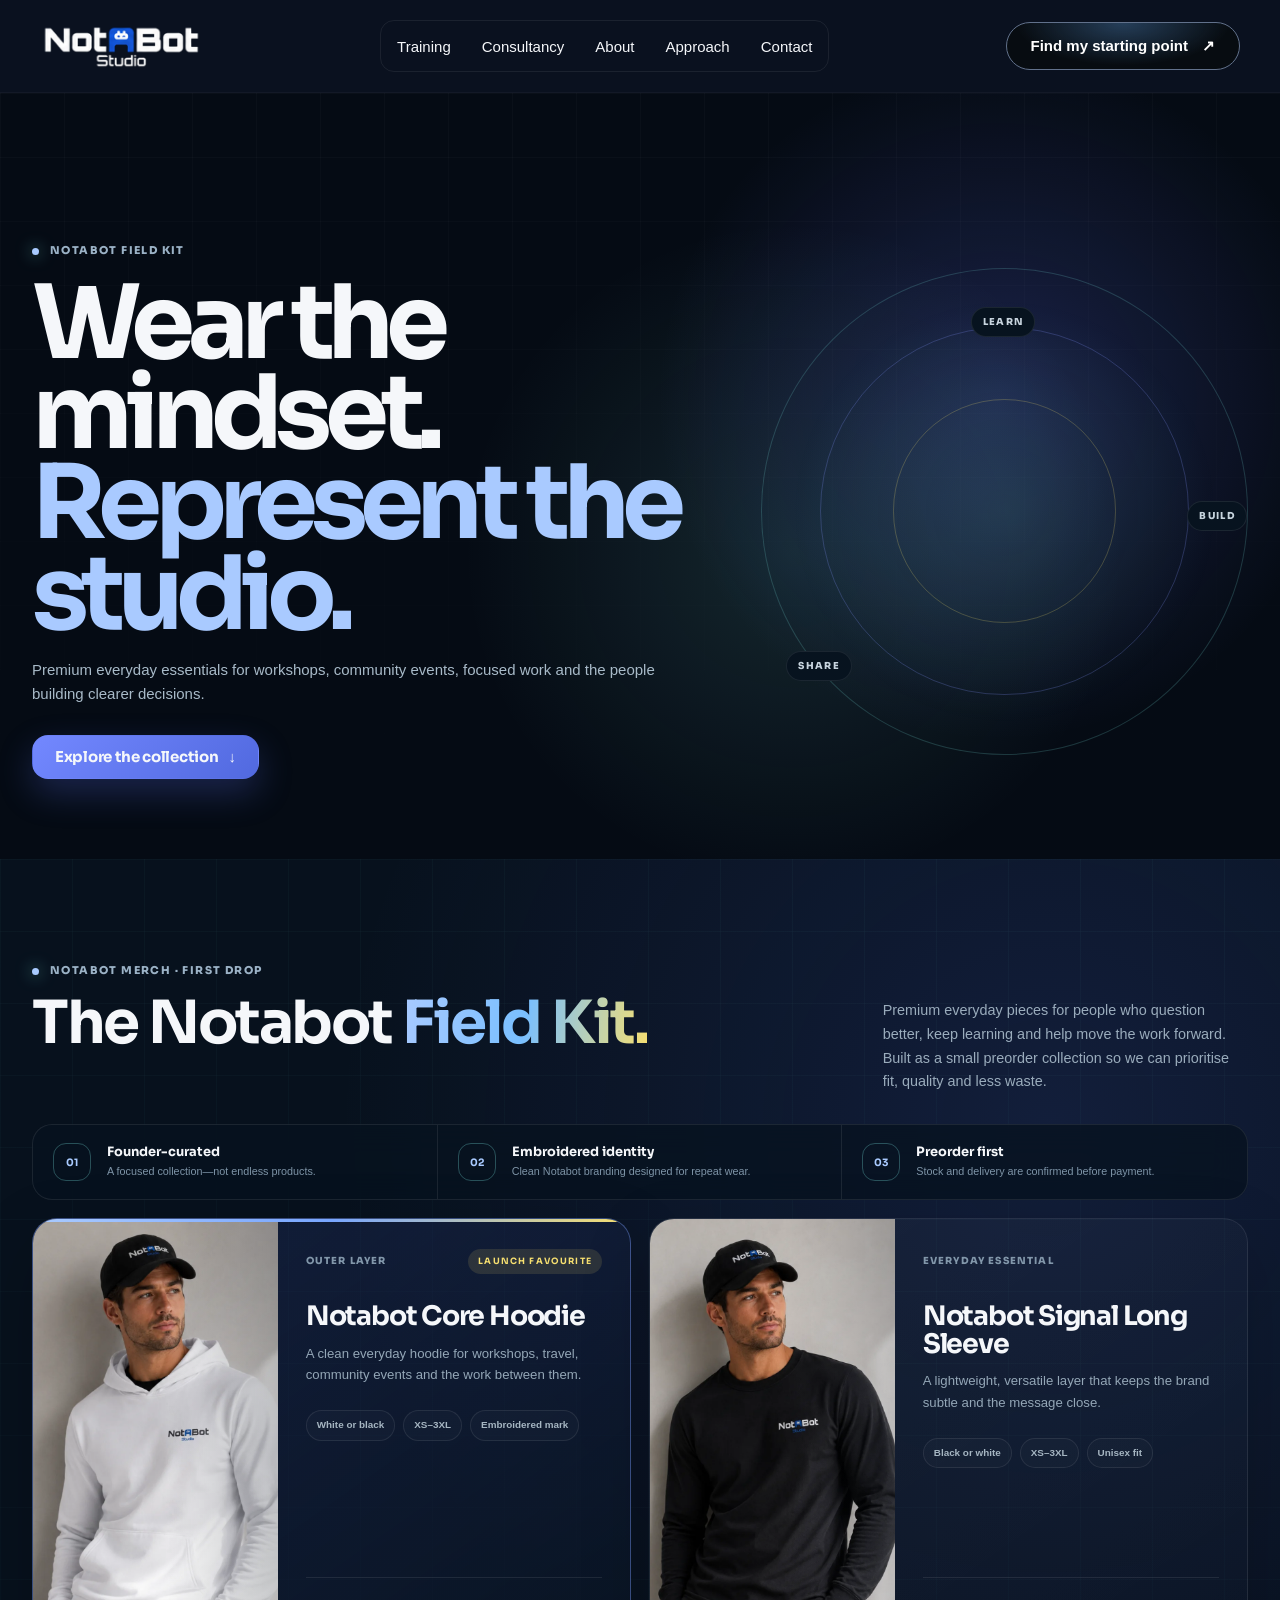
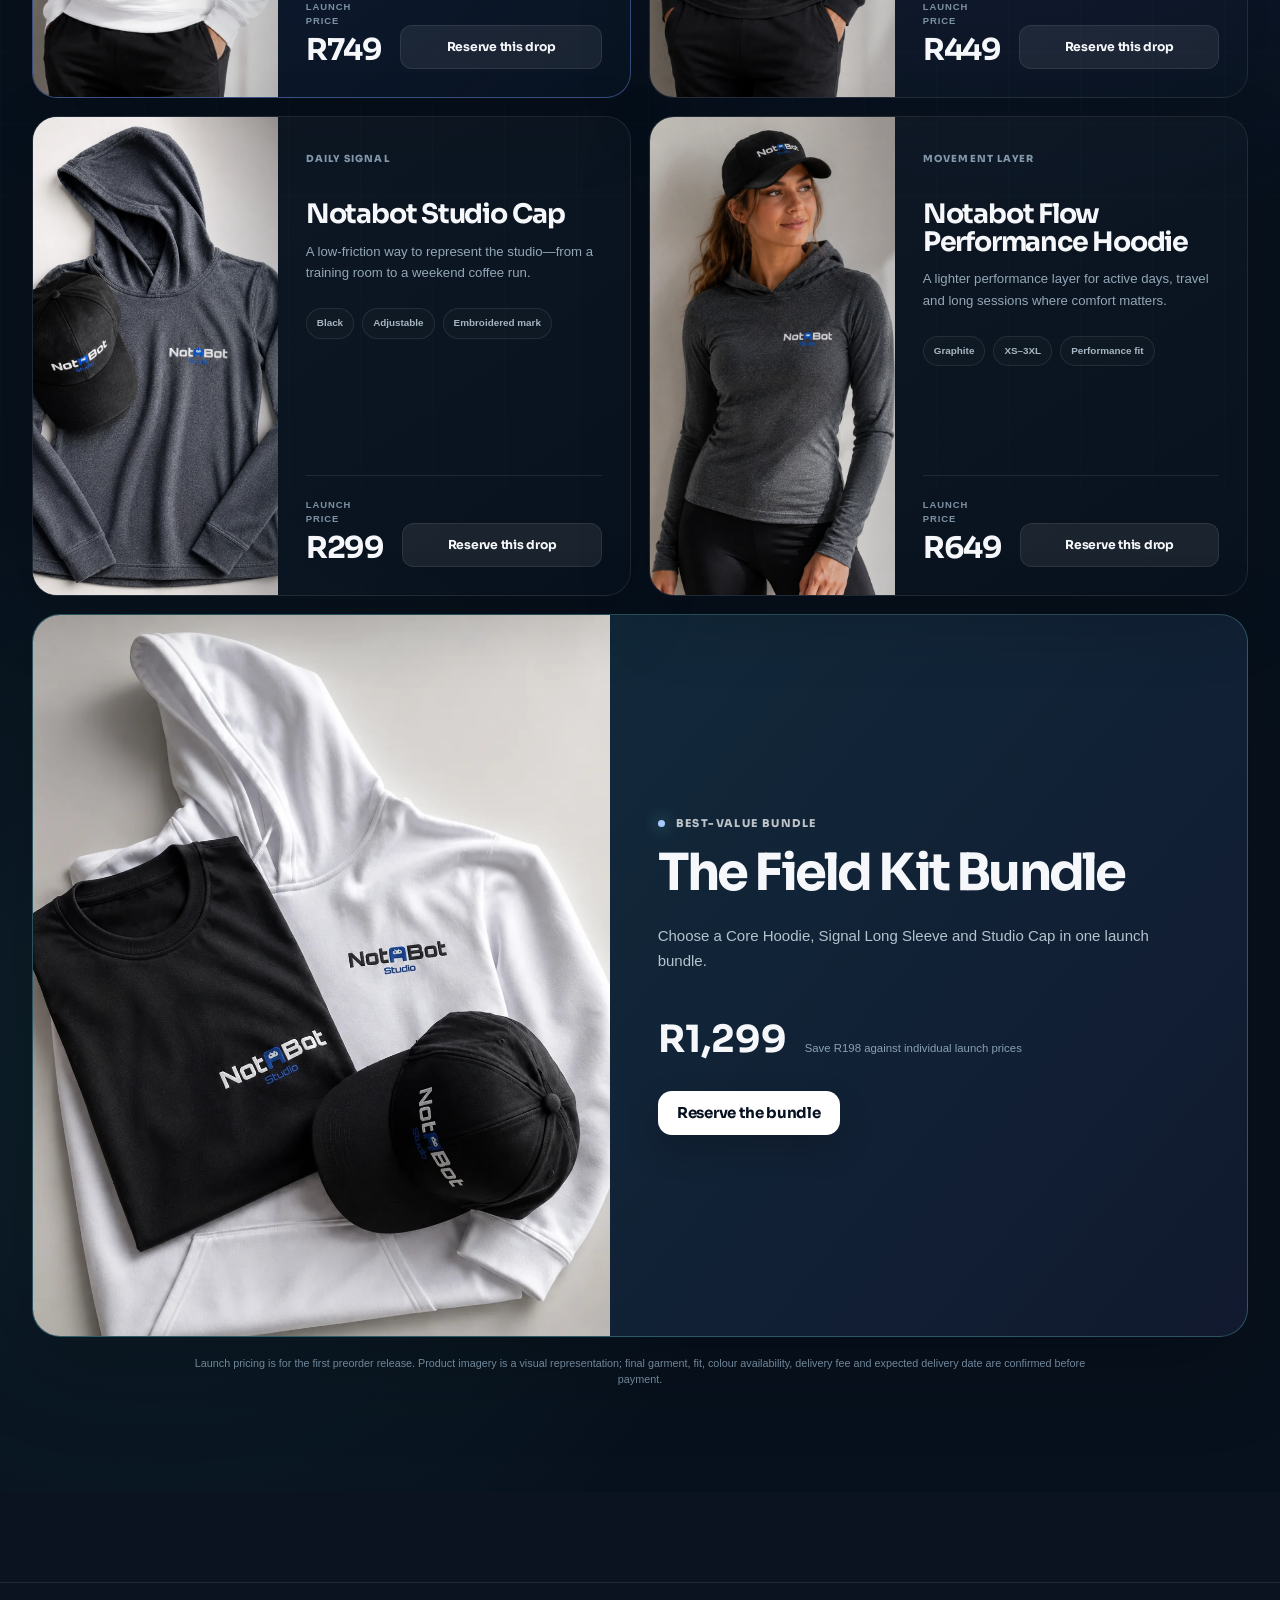
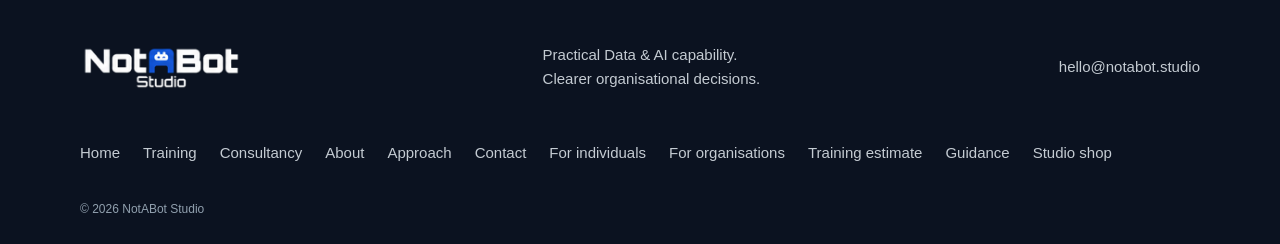
<file: merch.html>
<!DOCTYPE html>
<html lang="en"><head>
<meta charset="utf-8"/>
<meta content="width=device-width, initial-scale=1" name="viewport"/>
<meta content="#050b14" name="theme-color"/>
<link href="assets/logo/favicon.png" rel="icon"/>
<link href="https://fonts.googleapis.com" rel="preconnect"/>
<link crossorigin="" href="https://fonts.gstatic.com" rel="preconnect"/>
<link href="https://fonts.googleapis.com/css2?family=Inter:wght@400;500;600;700;800&amp;family=Sora:wght@500;600;700;800&amp;display=swap" rel="stylesheet"/>
<link href="styles.css" rel="stylesheet"/>
<title>Notabot Field Kit | Notabot Studio</title><meta content="Premium Notabot Studio hoodies, long sleeves and caps available through a small preorder collection." name="description"/><link rel="stylesheet" href="studio.css"><link rel="stylesheet" href="studio-legacy.css"><meta property="og:type" content="website"><meta property="og:title" content="Notabot Field Kit | Notabot Studio"><meta property="og:image" content="assets/images/notabot-brand-mascot.png"><meta name="twitter:card" content="summary_large_image"><link rel="stylesheet" href="studio-dark.css"><link rel="stylesheet" href="ux.css"><script src="ux.js" defer></script></head><body class="merch-page v18-page">





<a class="ux-skip" href="#main">Skip to content</a><header class="ux-header"><a class="ux-logo" href="index.html" aria-label="NotABot Studio home"><img src="assets/logo/notabot-wordmark-nav.png" alt="NotABot Studio" width="221" height="61"></a><nav id="ux-nav" aria-label="Primary"><a href="training.html">Training</a><a href="services.html">Consultancy</a><a href="about.html">About</a><a href="approach.html">Approach</a><a href="contact.html">Contact</a></nav><a class="ux-button" href="start.html">Find my starting point <span aria-hidden="true">↗</span></a><button class="ux-menu" aria-expanded="false" aria-controls="ux-nav" hidden>Menu</button></header><main id="main"><section class="merch-page-hero" id="top"><div class="shell merch-page-hero-grid"><div><div class="eyebrow"><span></span> Notabot Field Kit</div><h1>Wear the mindset.<br/><em>Represent the studio.</em></h1><p>Premium everyday essentials for workshops, community events, focused work and the people building clearer decisions.</p><a class="button button-primary button-large magnetic" href="#merch">Explore the collection <span aria-hidden="true">↓</span></a></div><div aria-hidden="true" class="merch-page-orbit"><span>LEARN</span><span>BUILD</span><span>SHARE</span></div></div></section><section aria-labelledby="merch-title" class="section merch-section" id="merch">
<div class="shell">
<div class="programme-heading-row reveal">
<div>
<div class="eyebrow"><span></span> Notabot merch · first drop</div>
<h2 id="merch-title">The Notabot <em>Field Kit.</em></h2>
</div>
<p>Premium everyday pieces for people who question better, keep learning and help move the work forward. Built as a small preorder collection so we can prioritise fit, quality and less waste.</p>
</div>
<div aria-label="Merch collection benefits" class="merch-value-strip reveal">
<span><i>01</i><strong>Founder-curated</strong><small>A focused collection—not endless products.</small></span>
<span><i>02</i><strong>Embroidered identity</strong><small>Clean Notabot branding designed for repeat wear.</small></span>
<span><i>03</i><strong>Preorder first</strong><small>Stock and delivery are confirmed before payment.</small></span>
</div>
<div class="merch-grid reveal">
<article class="merch-card merch-card-featured">
<figure class="merch-media"><img alt="White Notabot Studio hoodie and cap" loading="lazy" src="assets/images/merch/core-hoodie.webp" width="1122" height="1402"></figure>
<div class="merch-card-copy">
<div class="merch-topline"><span>Outer layer</span><b>Launch favourite</b></div>
<h3>Notabot Core Hoodie</h3>
<p>A clean everyday hoodie for workshops, travel, community events and the work between them.</p>
<div class="merch-tags"><span>White or black</span><span>XS–3XL</span><span>Embroidered mark</span></div>
<div class="merch-buy-row"><div><small>Launch price</small><strong>R749</strong></div><button class="button button-plan merch-reserve" data-merch-product="hoodie" type="button">Reserve this drop</button></div>
</div>
</article>
<article class="merch-card">
<figure class="merch-media"><img alt="Black Notabot Studio long sleeve top and cap" loading="lazy" src="assets/images/merch/signal-long-sleeve.webp" width="1122" height="1402"></figure>
<div class="merch-card-copy">
<div class="merch-topline"><span>Everyday essential</span></div>
<h3>Notabot Signal Long Sleeve</h3>
<p>A lightweight, versatile layer that keeps the brand subtle and the message close.</p>
<div class="merch-tags"><span>Black or white</span><span>XS–3XL</span><span>Unisex fit</span></div>
<div class="merch-buy-row"><div><small>Launch price</small><strong>R449</strong></div><button class="button button-plan merch-reserve" data-merch-product="longsleeve" type="button">Reserve this drop</button></div>
</div>
</article>
<article class="merch-card">
<figure class="merch-media merch-media-cap"><img alt="Black Notabot Studio cap with graphite performance hoodie" loading="lazy" src="assets/images/merch/performance-flatlay.webp" width="1122" height="1402"></figure>
<div class="merch-card-copy">
<div class="merch-topline"><span>Daily signal</span></div>
<h3>Notabot Studio Cap</h3>
<p>A low-friction way to represent the studio—from a training room to a weekend coffee run.</p>
<div class="merch-tags"><span>Black</span><span>Adjustable</span><span>Embroidered mark</span></div>
<div class="merch-buy-row"><div><small>Launch price</small><strong>R299</strong></div><button class="button button-plan merch-reserve" data-merch-product="cap" type="button">Reserve this drop</button></div>
</div>
</article>
<article class="merch-card">
<figure class="merch-media"><img alt="Graphite Notabot Studio performance hoodie and cap" loading="lazy" src="assets/images/merch/flow-performance.webp" width="1122" height="1402"></figure>
<div class="merch-card-copy">
<div class="merch-topline"><span>Movement layer</span></div>
<h3>Notabot Flow Performance Hoodie</h3>
<p>A lighter performance layer for active days, travel and long sessions where comfort matters.</p>
<div class="merch-tags"><span>Graphite</span><span>XS–3XL</span><span>Performance fit</span></div>
<div class="merch-buy-row"><div><small>Launch price</small><strong>R649</strong></div><button class="button button-plan merch-reserve" data-merch-product="performance" type="button">Reserve this drop</button></div>
</div>
</article>
</div>
<article class="merch-bundle reveal">
<figure><img alt="Notabot Studio hoodie, long sleeve top and cap bundle" loading="lazy" src="assets/images/merch/field-kit-bundle.webp" width="1122" height="1402"></figure>
<div class="merch-bundle-copy">
<div class="eyebrow light-eyebrow"><span></span> Best-value bundle</div>
<h3>The Field Kit Bundle</h3>
<p>Choose a Core Hoodie, Signal Long Sleeve and Studio Cap in one launch bundle.</p>
<div class="bundle-price"><strong>R1,299</strong><span>Save R198 against individual launch prices</span></div>
<button class="button button-light merch-reserve" data-merch-product="bundle" type="button">Reserve the bundle</button>
</div>
</article>
<p class="merch-disclaimer reveal">Launch pricing is for the first preorder release. Product imagery is a visual representation; final garment, fit, colour availability, delivery fee and expected delivery date are confirmed before payment.</p>
<p aria-hidden="true" class="mobile-swipe-hint">Swipe to browse the first drop →</p>
</div>
</section></main>
<footer class="ux-footer"><div class="ux-wrap ux-footer-top"><a class="ux-logo" href="index.html"><img src="assets/logo/notabot-wordmark-nav.png" alt="NotABot Studio" width="221" height="61" loading="lazy"></a><p>Practical Data & AI capability.<br>Clearer organisational decisions.</p><a class="ux-link" href="mailto:hello@notabot.studio">hello@notabot.studio</a></div><nav class="ux-wrap" aria-label="Footer"><a href="index.html">Home</a><a href="training.html">Training</a><a href="services.html">Consultancy</a><a href="about.html">About</a><a href="approach.html">Approach</a><a href="contact.html">Contact</a><a href="individuals.html">For individuals</a><a href="organisations.html">For organisations</a><a href="plan.html">Training estimate</a><a href="start.html">Guidance</a><a href="merch.html">Studio shop</a></nav><div class="ux-wrap ux-copyright">© <span data-year>2026</span> NotABot Studio</div></footer><dialog aria-labelledby="merch-dialog-title" class="merch-dialog" id="merch-dialog">
<div class="merch-dialog-shell">
<header class="merch-dialog-header">
<div><span class="dialog-kicker">Notabot Field Kit</span><h2 id="merch-dialog-title">Reserve your merch</h2><p>No payment is taken here. We confirm stock, sizing, delivery and the final total before you pay.</p></div>
<button aria-label="Close merch reservation" class="dialog-close" id="close-merch-dialog" type="button">×</button>
</header>
<div class="merch-dialog-grid">
<figure class="merch-dialog-preview"><img alt="" id="merch-dialog-image" src="assets/images/merch/core-hoodie.webp" width="1122" height="1402" loading="lazy" decoding="async"></figure>
<form class="merch-order-form" id="merch-order-form">
<div class="merch-order-title"><span id="merch-order-category">Outer layer</span><strong id="merch-order-product">Notabot Core Hoodie</strong><small id="merch-order-unit-price">R749 each</small></div>
<fieldset><legend>Choose a colour</legend><div class="merch-choice-list" id="merch-colour-options"></div></fieldset>
<fieldset><legend>Choose a size</legend><div class="merch-choice-list merch-size-list" id="merch-size-options"></div></fieldset>
<div class="merch-qty-row">
<span><strong>Quantity</strong><small>Adjust before reserving</small></span>
<div class="merch-qty-control"><button aria-label="Reduce quantity" id="merch-qty-minus" type="button">−</button><output aria-live="polite" id="merch-qty">1</output><button aria-label="Increase quantity" id="merch-qty-plus" type="button">+</button></div>
</div>
<div class="merch-customer-grid">
<label>Your name<input autocomplete="name" id="merch-name" placeholder="Name" type="text"/></label>
<label>Email<input autocomplete="email" id="merch-email" placeholder="you@example.com" type="email"/></label>
</div>
<label>Delivery city or area<input autocomplete="address-level2" id="merch-location" placeholder="For example: Johannesburg" type="text"/></label>
<div class="merch-total-row"><span>Estimated merchandise total<small>Delivery is confirmed separately</small></span><strong id="merch-order-total">R749</strong></div>
<div class="merch-dialog-actions"><button class="button button-primary" id="merch-email-order" type="button">Prepare preorder email <span aria-hidden="true">↗</span></button><button class="button button-ghost" id="merch-copy-order" type="button">Copy request</button></div>
<p class="form-note">Sizes and colours remain subject to supplier stock. A Notabot confirmation is required before the order is final.</p>
</form>
</div>
</div>
</dialog><div aria-live="polite" class="toast" data-toast="" role="status">Done.</div><a class="mobile-sticky-cta" data-mobile-cta="" href="#merch">Find my training path <span aria-hidden="true">↗</span></a><script defer="" src="main.js"></script></body></html>
</file>
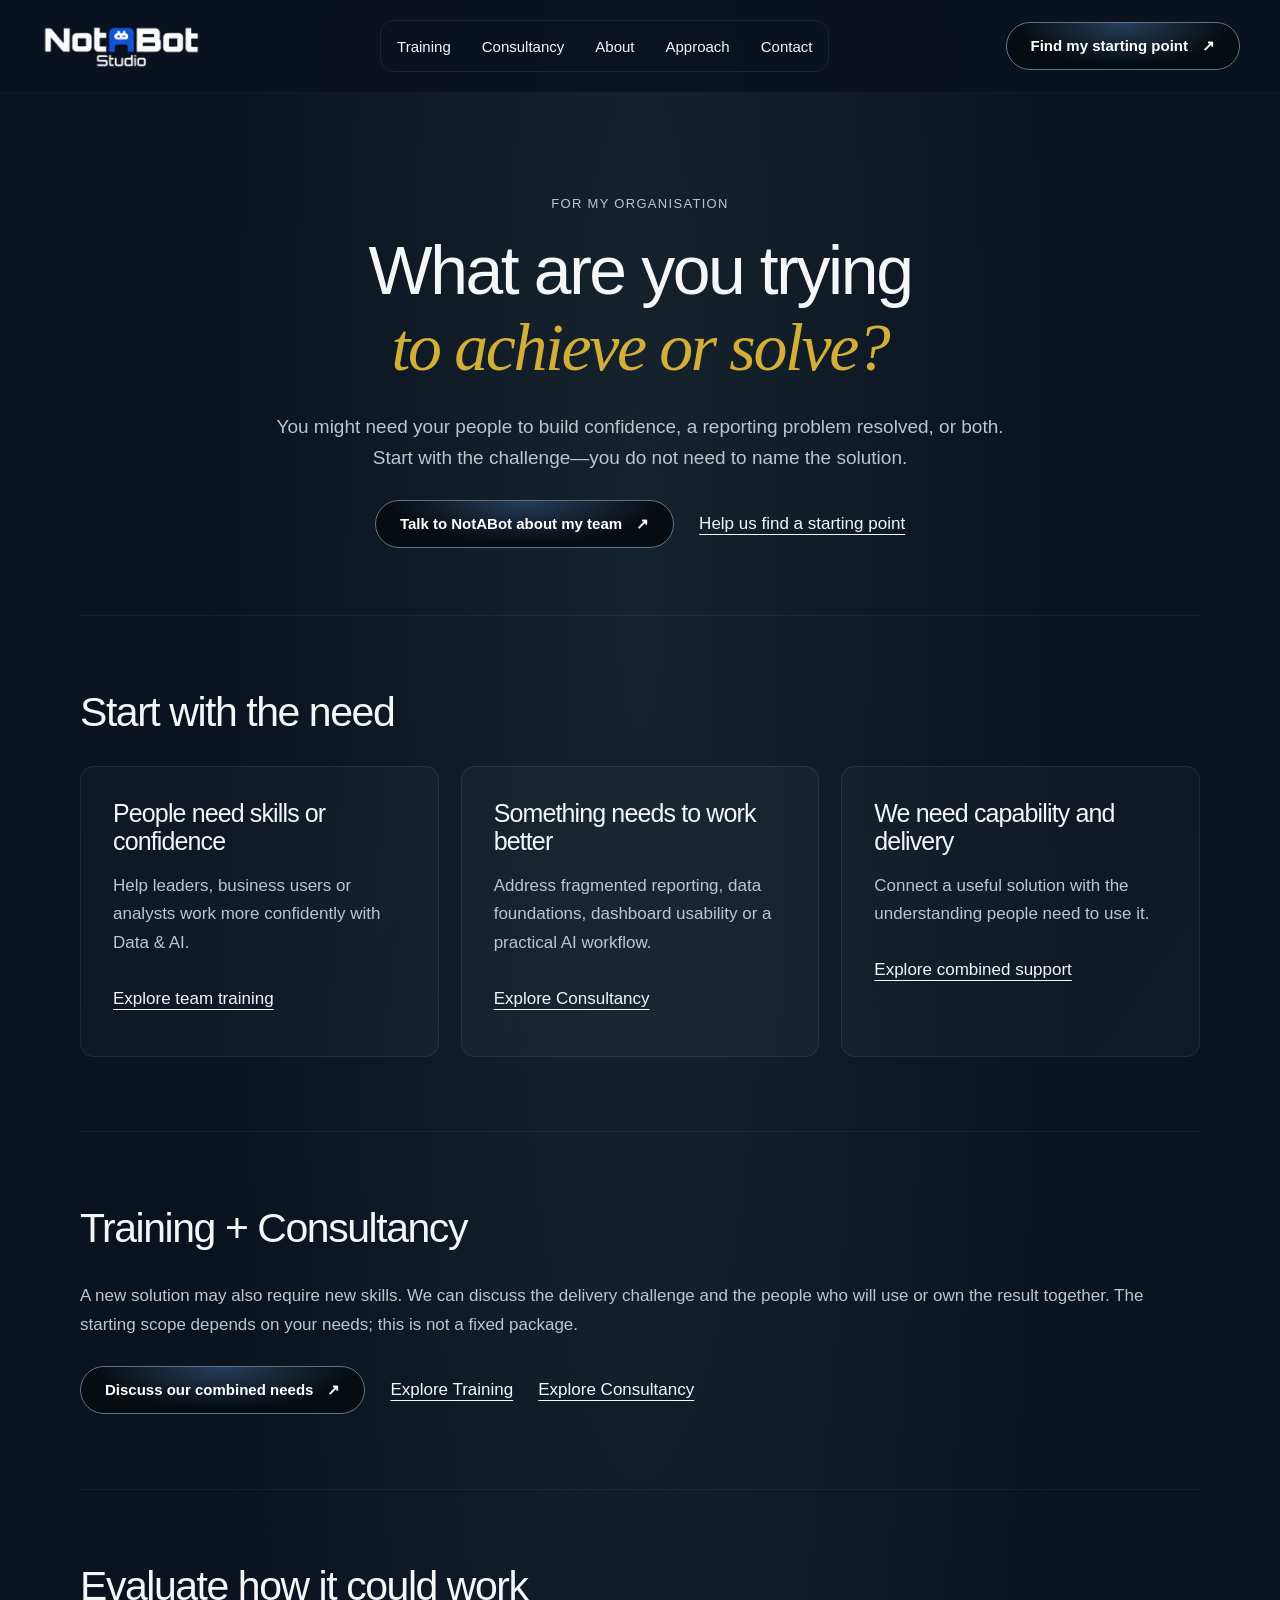
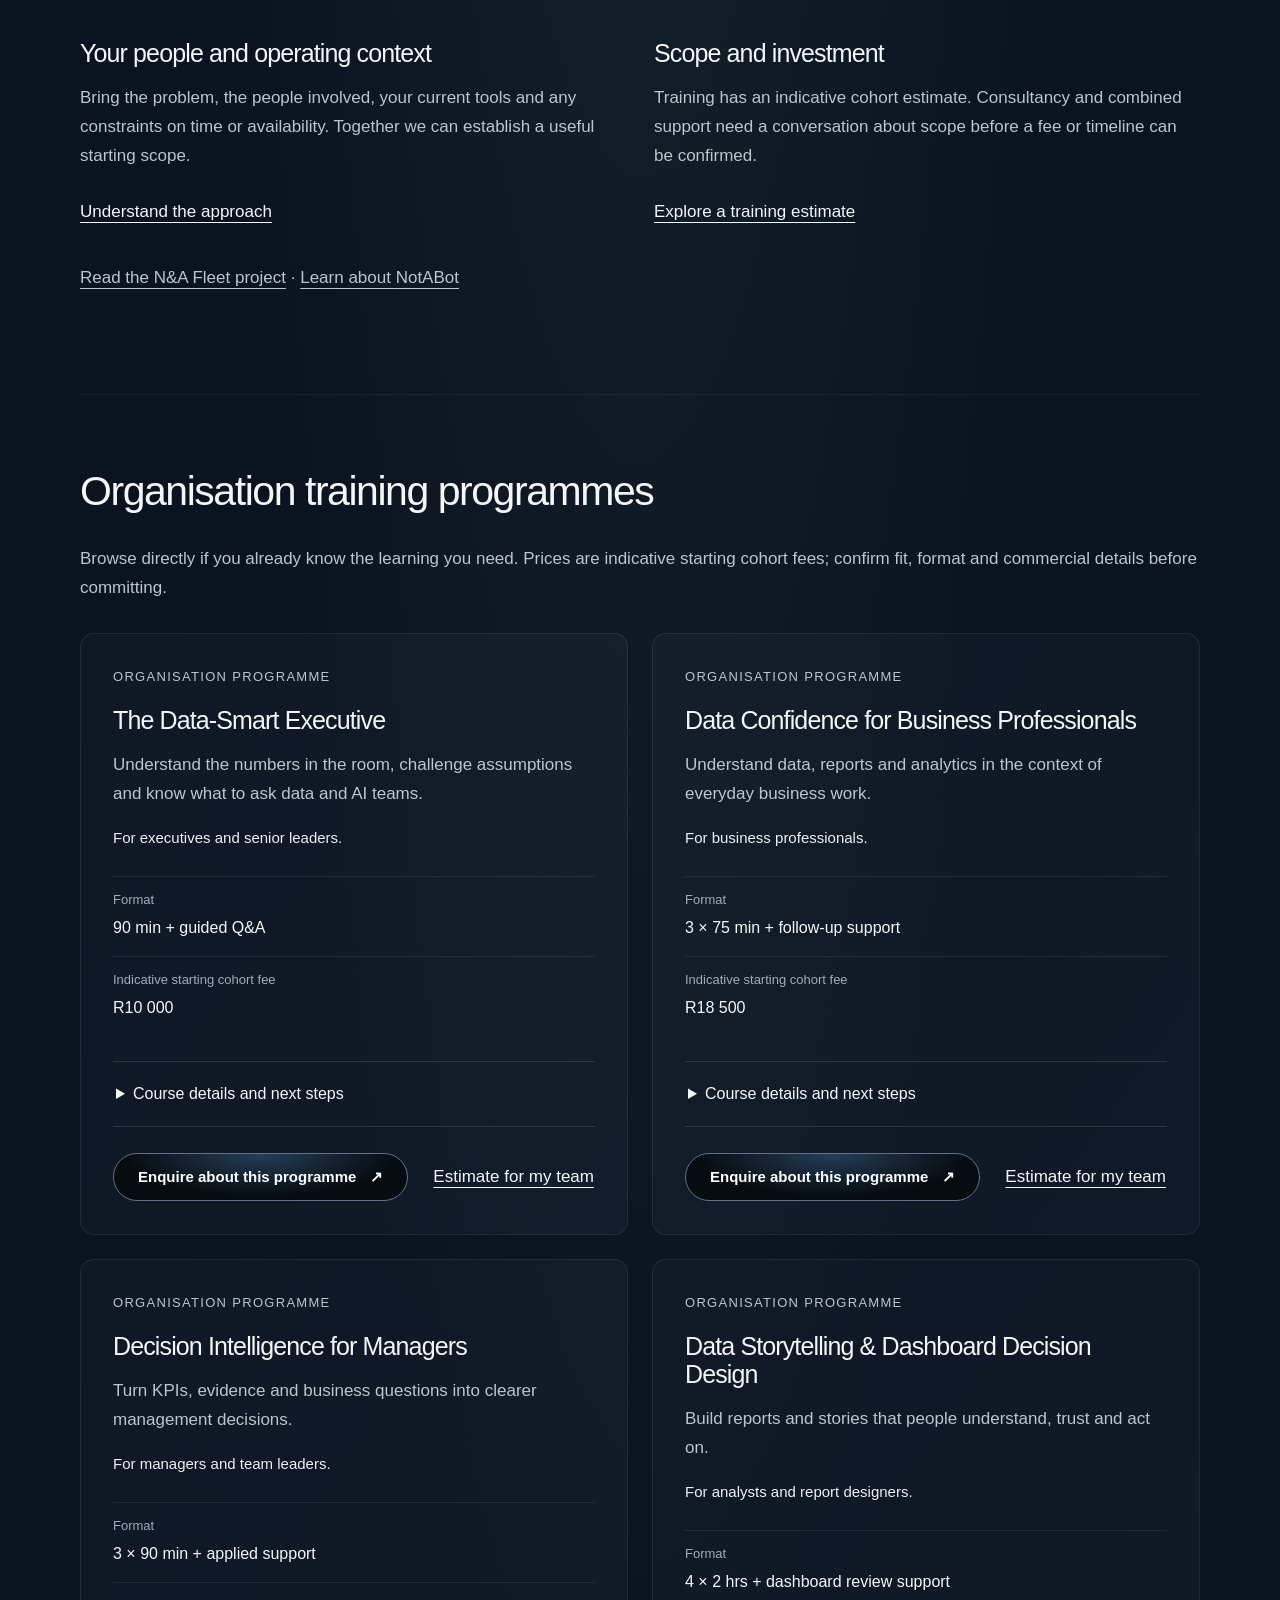
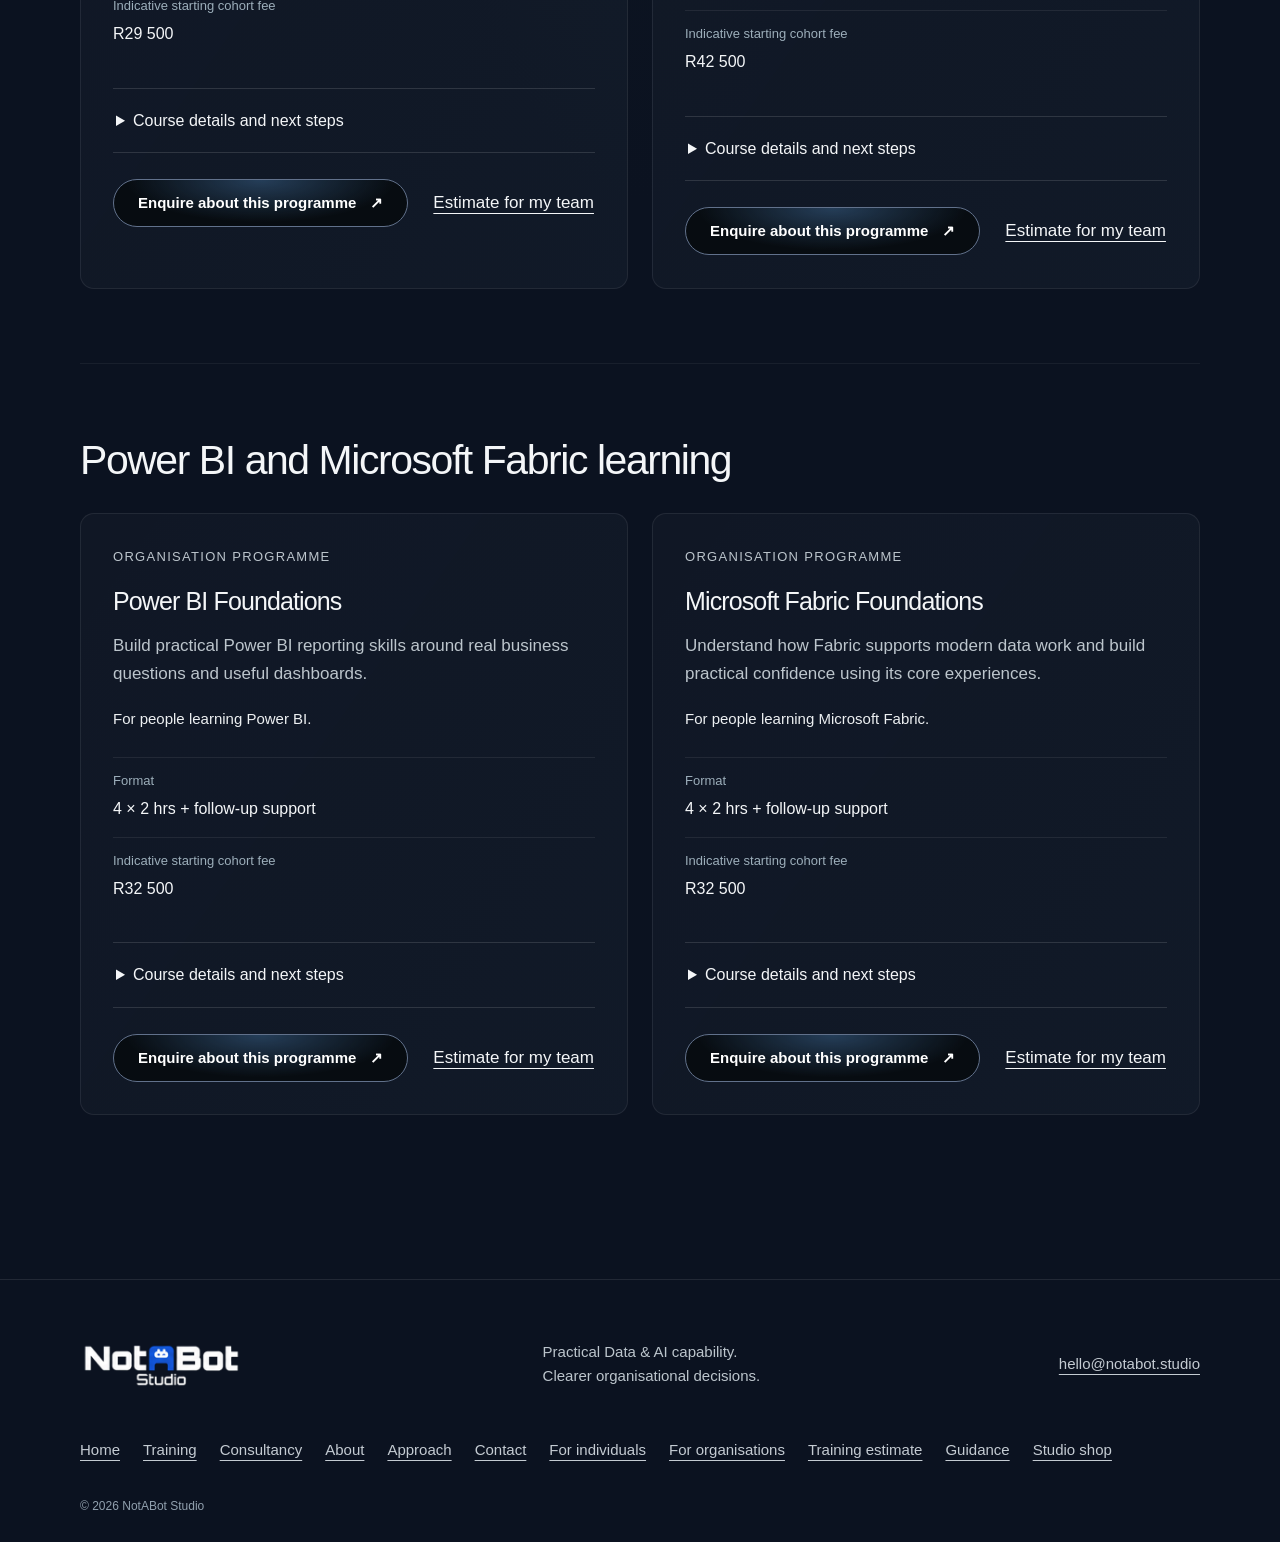
<file: organisations.html>
<!doctype html><html lang="en"><head><meta charset="utf-8"><meta name="viewport" content="width=device-width,initial-scale=1"><title>Data &amp; AI help for organisations | NotABot Studio</title><meta name="description" content="Improve team capability, address a data or AI business problem, or connect learning with practical delivery."><meta name="theme-color" content="#0B1220"><meta property="og:type" content="website"><meta property="og:title" content="Data &amp; AI help for organisations | NotABot Studio"><meta property="og:description" content="Improve team capability, address a data or AI business problem, or connect learning with practical delivery."><meta property="og:image" content="assets/images/notabot-brand-mascot.png"><meta name="twitter:card" content="summary_large_image"><link rel="icon" href="assets/logo/favicon.png"><link rel="apple-touch-icon" href="assets/logo/favicon.png"><link rel="stylesheet" href="ux.css"><script src="ux-data.js" defer></script><script src="ux-core.js" defer></script><script src="ux.js" defer></script></head><body class="ux" id="top"><a class="ux-skip" href="#main">Skip to content</a><header class="ux-header"><a class="ux-logo" href="index.html" aria-label="NotABot Studio home"><img src="assets/logo/notabot-wordmark-nav.png" alt="NotABot Studio" width="221" height="61"></a><nav id="ux-nav" aria-label="Primary"><a href="training.html">Training</a><a href="services.html">Consultancy</a><a href="about.html">About</a><a href="approach.html">Approach</a><a href="contact.html">Contact</a></nav><a class="ux-button" href="start.html">Find my starting point <span aria-hidden="true">↗</span></a><button class="ux-menu" aria-expanded="false" aria-controls="ux-nav" hidden>Menu</button></header><main id="main"><section class="ux-intro ux-wrap"><p class="ux-eyebrow">For my organisation</p><h1>What are you trying<br><em>to achieve or solve?</em></h1><p class="ux-lead">You might need your people to build confidence, a reporting problem resolved, or both. Start with the challenge—you do not need to name the solution.</p><div class="ux-actions"><a class="ux-button" href="contact.html?topic=organisation&amp;from=organisation">Talk to NotABot about my team <span aria-hidden="true">↗</span></a><a class="ux-link" href="start.html?context=organisation&amp;from=organisation">Help us find a starting point</a></div></section><section class="ux-section ux-wrap" id="needs"><h2>Start with the need</h2><div class="ux-three"><article class="ux-panel"><h3>People need skills or confidence</h3><p>Help leaders, business users or analysts work more confidently with Data & AI.</p><a class="ux-link" href="#programmes">Explore team training</a></article><article class="ux-panel"><h3>Something needs to work better</h3><p>Address fragmented reporting, data foundations, dashboard usability or a practical AI workflow.</p><a class="ux-link" href="services.html">Explore Consultancy</a></article><article class="ux-panel"><h3>We need capability and delivery</h3><p>Connect a useful solution with the understanding people need to use it.</p><a class="ux-link" href="#combined">Explore combined support</a></article></div></section><section class="ux-section ux-wrap" id="combined"><h2>Training + Consultancy</h2><p>A new solution may also require new skills. We can discuss the delivery challenge and the people who will use or own the result together. The starting scope depends on your needs; this is not a fixed package.</p><div class="ux-actions"><a class="ux-button" href="contact.html?topic=combined&amp;from=organisation">Discuss our combined needs <span aria-hidden="true">↗</span></a><a class="ux-link" href="training.html">Explore Training</a><a class="ux-link" href="services.html">Explore Consultancy</a></div></section><section class="ux-section ux-wrap" id="delivery"><h2>Evaluate how it could work</h2><div class="ux-two"><div><h3>Your people and operating context</h3><p>Bring the problem, the people involved, your current tools and any constraints on time or availability. Together we can establish a useful starting scope.</p><a class="ux-link" href="approach.html">Understand the approach</a></div><div><h3>Scope and investment</h3><p>Training has an indicative cohort estimate. Consultancy and combined support need a conversation about scope before a fee or timeline can be confirmed.</p><a class="ux-link" href="plan.html">Explore a training estimate</a></div></div><p><a class="ux-link" href="fleet.html">Read the N&A Fleet project</a> · <a class="ux-link" href="about.html">Learn about NotABot</a></p></section><section class="ux-section ux-wrap" id="programmes"><h2>Organisation training programmes</h2><p>Browse directly if you already know the learning you need. Prices are indicative starting cohort fees; confirm fit, format and commercial details before committing.</p><div class="ux-course-grid"><article class="ux-course" id="programme-executive"><p class="ux-eyebrow">Organisation programme</p><h3>The Data-Smart Executive</h3><p>Understand the numbers in the room, challenge assumptions and know what to ask data and AI teams.</p><p class="ux-fit">For executives and senior leaders.</p><dl class="ux-facts"><div><dt>Format</dt><dd>90 min + guided Q&amp;A</dd></div><div><dt>Indicative starting cohort fee</dt><dd>R10 000</dd></div></dl><details><summary>Course details and next steps</summary><p>Discuss your team’s existing experience and the decisions the learning needs to support.</p><p>Contact us to confirm prerequisites, delivery arrangements, dates and the current fee before committing. Team size and delivery preferences can affect the final scope and estimate.</p><p>Understand the numbers in the room, challenge assumptions and know what to ask data and AI teams.</p></details><div class="ux-actions"><a class="ux-button" href="contact.html?topic=team%3Aexecutive&amp;from=organisation">Enquire about this programme <span aria-hidden="true">↗</span></a><a class="ux-link" href="plan.html?programme=executive">Estimate for my team</a></div></article><article class="ux-course" id="programme-business"><p class="ux-eyebrow">Organisation programme</p><h3>Data Confidence for Business Professionals</h3><p>Understand data, reports and analytics in the context of everyday business work.</p><p class="ux-fit">For business professionals.</p><dl class="ux-facts"><div><dt>Format</dt><dd>3 × 75 min + follow-up support</dd></div><div><dt>Indicative starting cohort fee</dt><dd>R18 500</dd></div></dl><details><summary>Course details and next steps</summary><p>Discuss your team’s existing experience and the decisions the learning needs to support.</p><p>Contact us to confirm prerequisites, delivery arrangements, dates and the current fee before committing. Team size and delivery preferences can affect the final scope and estimate.</p><p>Understand data, reports and analytics in the context of everyday business work.</p></details><div class="ux-actions"><a class="ux-button" href="contact.html?topic=team%3Abusiness&amp;from=organisation">Enquire about this programme <span aria-hidden="true">↗</span></a><a class="ux-link" href="plan.html?programme=business">Estimate for my team</a></div></article><article class="ux-course" id="programme-managers"><p class="ux-eyebrow">Organisation programme</p><h3>Decision Intelligence for Managers</h3><p>Turn KPIs, evidence and business questions into clearer management decisions.</p><p class="ux-fit">For managers and team leaders.</p><dl class="ux-facts"><div><dt>Format</dt><dd>3 × 90 min + applied support</dd></div><div><dt>Indicative starting cohort fee</dt><dd>R29 500</dd></div></dl><details><summary>Course details and next steps</summary><p>Discuss your team’s existing experience and the decisions the learning needs to support.</p><p>Contact us to confirm prerequisites, delivery arrangements, dates and the current fee before committing. Team size and delivery preferences can affect the final scope and estimate.</p><p>Turn KPIs, evidence and business questions into clearer management decisions.</p></details><div class="ux-actions"><a class="ux-button" href="contact.html?topic=team%3Amanagers&amp;from=organisation">Enquire about this programme <span aria-hidden="true">↗</span></a><a class="ux-link" href="plan.html?programme=managers">Estimate for my team</a></div></article><article class="ux-course" id="programme-storytelling"><p class="ux-eyebrow">Organisation programme</p><h3>Data Storytelling &amp; Dashboard Decision Design</h3><p>Build reports and stories that people understand, trust and act on.</p><p class="ux-fit">For analysts and report designers.</p><dl class="ux-facts"><div><dt>Format</dt><dd>4 × 2 hrs + dashboard review support</dd></div><div><dt>Indicative starting cohort fee</dt><dd>R42 500</dd></div></dl><details><summary>Course details and next steps</summary><p>Discuss your team’s existing experience and the decisions the learning needs to support.</p><p>Contact us to confirm prerequisites, delivery arrangements, dates and the current fee before committing. Team size and delivery preferences can affect the final scope and estimate.</p><p>Build reports and stories that people understand, trust and act on.</p></details><div class="ux-actions"><a class="ux-button" href="contact.html?topic=team%3Astorytelling&amp;from=organisation">Enquire about this programme <span aria-hidden="true">↗</span></a><a class="ux-link" href="plan.html?programme=storytelling">Estimate for my team</a></div></article></div></section><section class="ux-section ux-wrap" id="tools"><h2>Power BI and Microsoft Fabric learning</h2><div class="ux-course-grid"><article class="ux-course" id="programme-powerbi"><p class="ux-eyebrow">Organisation programme</p><h3>Power BI Foundations</h3><p>Build practical Power BI reporting skills around real business questions and useful dashboards.</p><p class="ux-fit">For people learning Power BI.</p><dl class="ux-facts"><div><dt>Format</dt><dd>4 × 2 hrs + follow-up support</dd></div><div><dt>Indicative starting cohort fee</dt><dd>R32 500</dd></div></dl><details><summary>Course details and next steps</summary><p>Discuss your team’s existing experience and the decisions the learning needs to support.</p><p>Contact us to confirm prerequisites, delivery arrangements, dates and the current fee before committing. Team size and delivery preferences can affect the final scope and estimate.</p><p>Build practical Power BI reporting skills around real business questions and useful dashboards.</p></details><div class="ux-actions"><a class="ux-button" href="contact.html?topic=team%3Apowerbi&amp;from=organisation">Enquire about this programme <span aria-hidden="true">↗</span></a><a class="ux-link" href="plan.html?programme=powerbi">Estimate for my team</a></div></article><article class="ux-course" id="programme-fabric"><p class="ux-eyebrow">Organisation programme</p><h3>Microsoft Fabric Foundations</h3><p>Understand how Fabric supports modern data work and build practical confidence using its core experiences.</p><p class="ux-fit">For people learning Microsoft Fabric.</p><dl class="ux-facts"><div><dt>Format</dt><dd>4 × 2 hrs + follow-up support</dd></div><div><dt>Indicative starting cohort fee</dt><dd>R32 500</dd></div></dl><details><summary>Course details and next steps</summary><p>Discuss your team’s existing experience and the decisions the learning needs to support.</p><p>Contact us to confirm prerequisites, delivery arrangements, dates and the current fee before committing. Team size and delivery preferences can affect the final scope and estimate.</p><p>Understand how Fabric supports modern data work and build practical confidence using its core experiences.</p></details><div class="ux-actions"><a class="ux-button" href="contact.html?topic=team%3Afabric&amp;from=organisation">Enquire about this programme <span aria-hidden="true">↗</span></a><a class="ux-link" href="plan.html?programme=fabric">Estimate for my team</a></div></article></div></section></main><footer class="ux-footer"><div class="ux-wrap ux-footer-top"><a class="ux-logo" href="index.html"><img src="assets/logo/notabot-wordmark-nav.png" alt="NotABot Studio" width="221" height="61" loading="lazy"></a><p>Practical Data & AI capability.<br>Clearer organisational decisions.</p><a class="ux-link" href="mailto:hello@notabot.studio">hello@notabot.studio</a></div><nav class="ux-wrap" aria-label="Footer"><a href="index.html">Home</a><a href="training.html">Training</a><a href="services.html">Consultancy</a><a href="about.html">About</a><a href="approach.html">Approach</a><a href="contact.html">Contact</a><a href="individuals.html">For individuals</a><a href="organisations.html">For organisations</a><a href="plan.html">Training estimate</a><a href="start.html">Guidance</a><a href="merch.html">Studio shop</a></nav><div class="ux-wrap ux-copyright">© <span data-year>2026</span> NotABot Studio</div></footer></body></html>
</file>
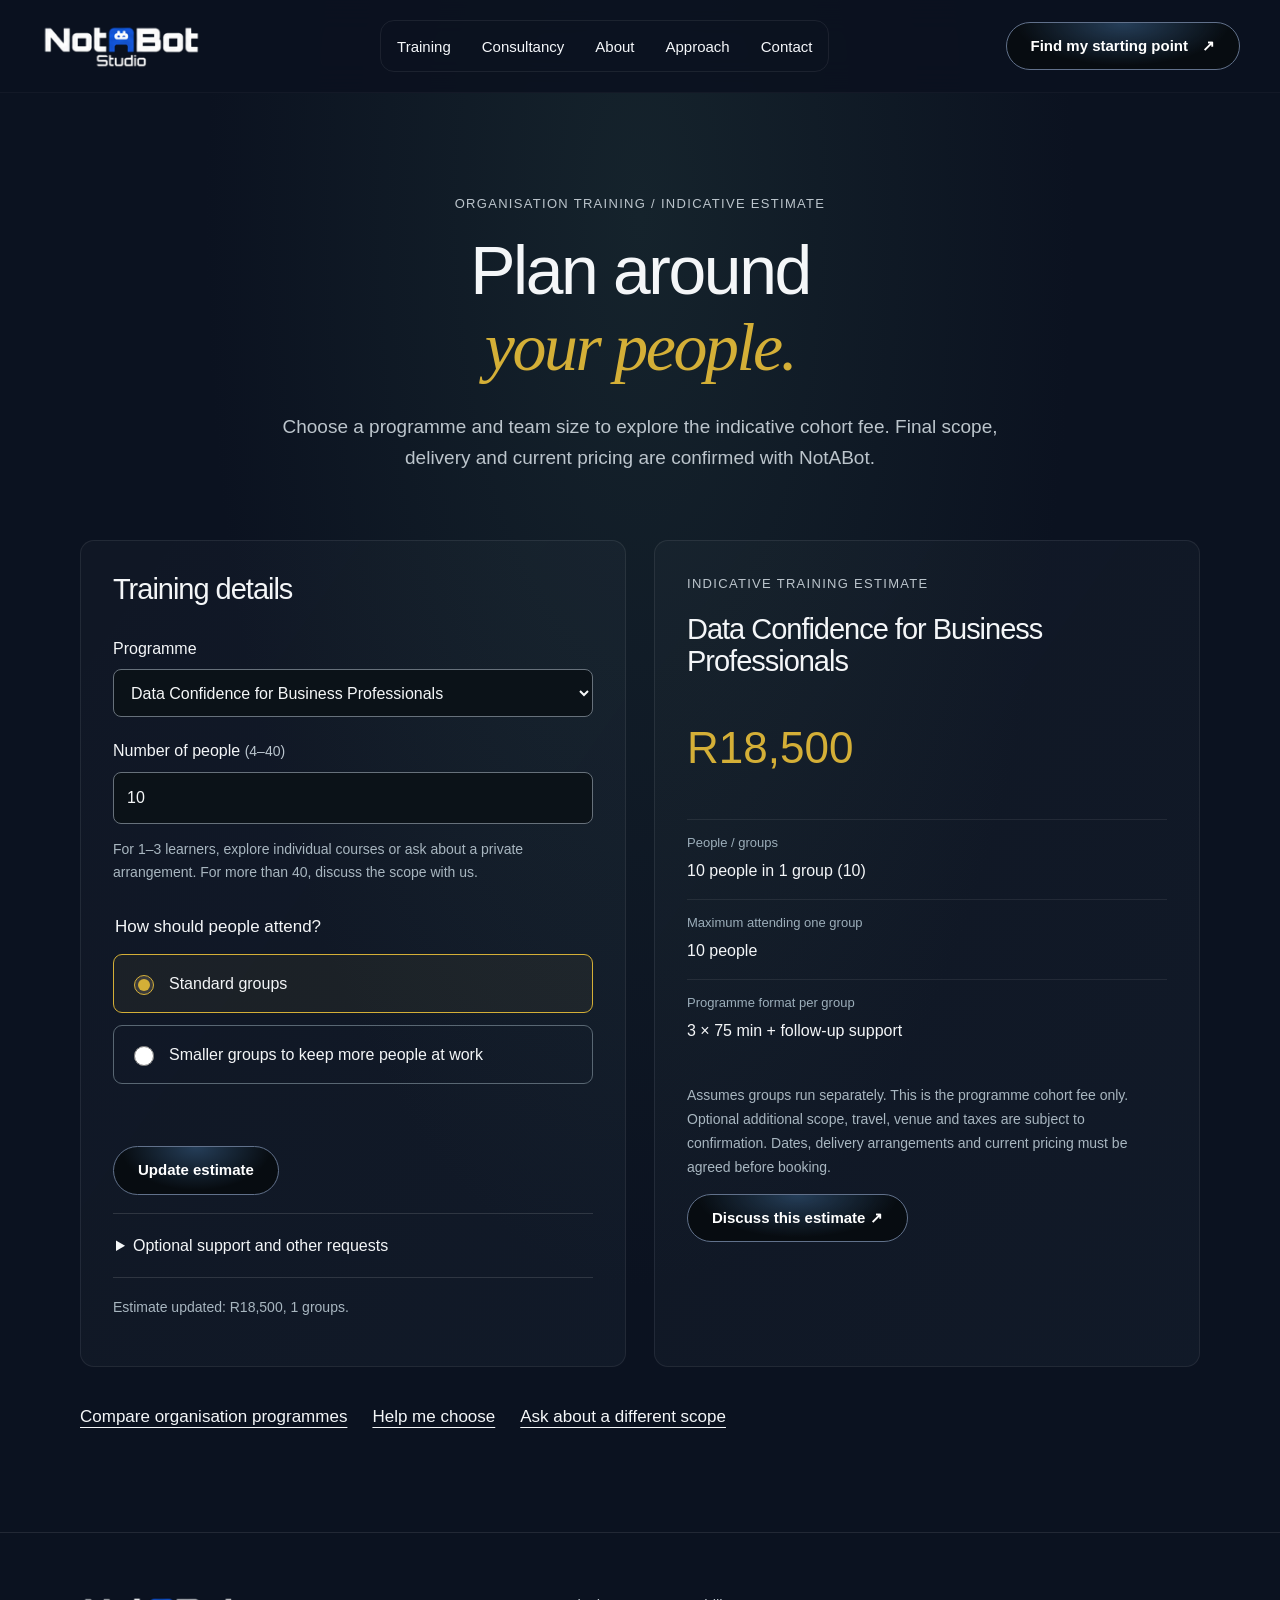
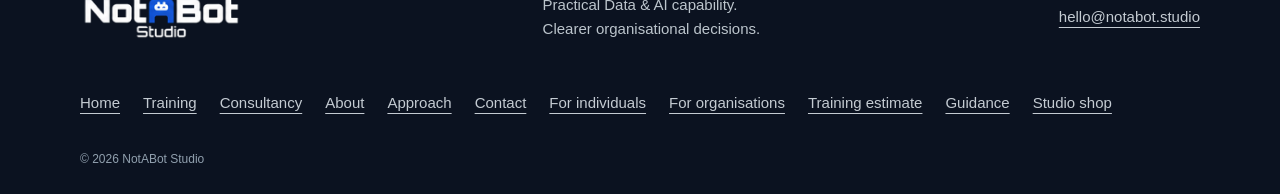
<file: plan.html>
<!doctype html><html lang="en"><head><meta charset="utf-8"><meta name="viewport" content="width=device-width,initial-scale=1"><title>Training estimate | NotABot Studio</title><meta name="description" content="Explore an indicative organisation training estimate. See assumptions and discuss the scope before committing."><meta name="theme-color" content="#0B1220"><meta property="og:type" content="website"><meta property="og:title" content="Training estimate | NotABot Studio"><meta property="og:description" content="Explore an indicative organisation training estimate. See assumptions and discuss the scope before committing."><meta property="og:image" content="assets/images/notabot-brand-mascot.png"><meta name="twitter:card" content="summary_large_image"><link rel="icon" href="assets/logo/favicon.png"><link rel="apple-touch-icon" href="assets/logo/favicon.png"><link rel="stylesheet" href="ux.css"><script src="ux-data.js" defer></script><script src="ux-core.js" defer></script><script src="ux.js" defer></script></head><body class="ux" id="top"><a class="ux-skip" href="#main">Skip to content</a><header class="ux-header"><a class="ux-logo" href="index.html" aria-label="NotABot Studio home"><img src="assets/logo/notabot-wordmark-nav.png" alt="NotABot Studio" width="221" height="61"></a><nav id="ux-nav" aria-label="Primary"><a href="training.html">Training</a><a href="services.html">Consultancy</a><a href="about.html">About</a><a href="approach.html">Approach</a><a href="contact.html">Contact</a></nav><a class="ux-button" href="start.html">Find my starting point <span aria-hidden="true">↗</span></a><button class="ux-menu" aria-expanded="false" aria-controls="ux-nav" hidden>Menu</button></header><main id="main"><section class="ux-intro ux-wrap"><p class="ux-eyebrow">Organisation training / Indicative estimate</p><h1>Plan around<br><em>your people.</em></h1><p class="ux-lead">Choose a programme and team size to explore the indicative cohort fee. Final scope, delivery and current pricing are confirmed with NotABot.</p></section><section class="ux-wrap ux-estimate-grid"><form class="ux-panel" id="ux-estimate" data-js-only hidden novalidate><h2>Training details</h2><label for="programme">Programme</label><select id="programme" name="programme"><option value="executive">The Data-Smart Executive</option><option value="business" selected>Data Confidence for Business Professionals</option><option value="managers">Decision Intelligence for Managers</option><option value="storytelling">Data Storytelling &amp; Dashboard Decision Design</option><option value="powerbi">Power BI Foundations</option><option value="fabric">Microsoft Fabric Foundations</option></select><label for="participants">Number of people <span>(4–40)</span></label><input id="participants" name="participants" type="number" inputmode="numeric" min="4" max="40" step="1" value="10" aria-describedby="participants-help participants-error"><p id="participants-help" class="ux-note">For 1–3 learners, explore individual courses or ask about a private arrangement. For more than 40, discuss the scope with us.</p><p id="participants-error" class="ux-field-error" hidden></p><fieldset><legend>How should people attend?</legend><label class="ux-option"><input type="radio" name="delivery" value="balanced" checked><span>Standard groups</span></label><label class="ux-option"><input type="radio" name="delivery" value="protect"><span>Smaller groups to keep more people at work</span></label></fieldset><button type="submit" class="ux-button">Update estimate</button><details><summary>Optional support and other requests</summary><p>Leadership summaries, follow-up support, social-impact preferences and any additional scope can be discussed in your enquiry. You do not need to choose them to get an estimate.</p></details></form><noscript><div class="ux-panel"><p>The calculator needs JavaScript. Programme starting fees and formats are available in the organisation catalogue.</p><a class="ux-link" href="organisations.html#programmes">View programmes and starting fees</a> · <a class="ux-link" href="contact.html?topic=estimate&amp;from=estimate">Ask for an estimate</a></div></noscript><section id="estimate-result" class="ux-panel" data-js-only hidden aria-labelledby="estimate-title"></section></section><div class="ux-wrap ux-actions"><a class="ux-link" href="organisations.html#programmes">Compare organisation programmes</a><a class="ux-link" href="start.html?context=organisation&amp;from=estimate">Help me choose</a><a class="ux-link" href="contact.html?topic=estimate&amp;from=estimate">Ask about a different scope</a></div></main><footer class="ux-footer"><div class="ux-wrap ux-footer-top"><a class="ux-logo" href="index.html"><img src="assets/logo/notabot-wordmark-nav.png" alt="NotABot Studio" width="221" height="61" loading="lazy"></a><p>Practical Data & AI capability.<br>Clearer organisational decisions.</p><a class="ux-link" href="mailto:hello@notabot.studio">hello@notabot.studio</a></div><nav class="ux-wrap" aria-label="Footer"><a href="index.html">Home</a><a href="training.html">Training</a><a href="services.html">Consultancy</a><a href="about.html">About</a><a href="approach.html">Approach</a><a href="contact.html">Contact</a><a href="individuals.html">For individuals</a><a href="organisations.html">For organisations</a><a href="plan.html">Training estimate</a><a href="start.html">Guidance</a><a href="merch.html">Studio shop</a></nav><div class="ux-wrap ux-copyright">© <span data-year>2026</span> NotABot Studio</div></footer></body></html>
</file>
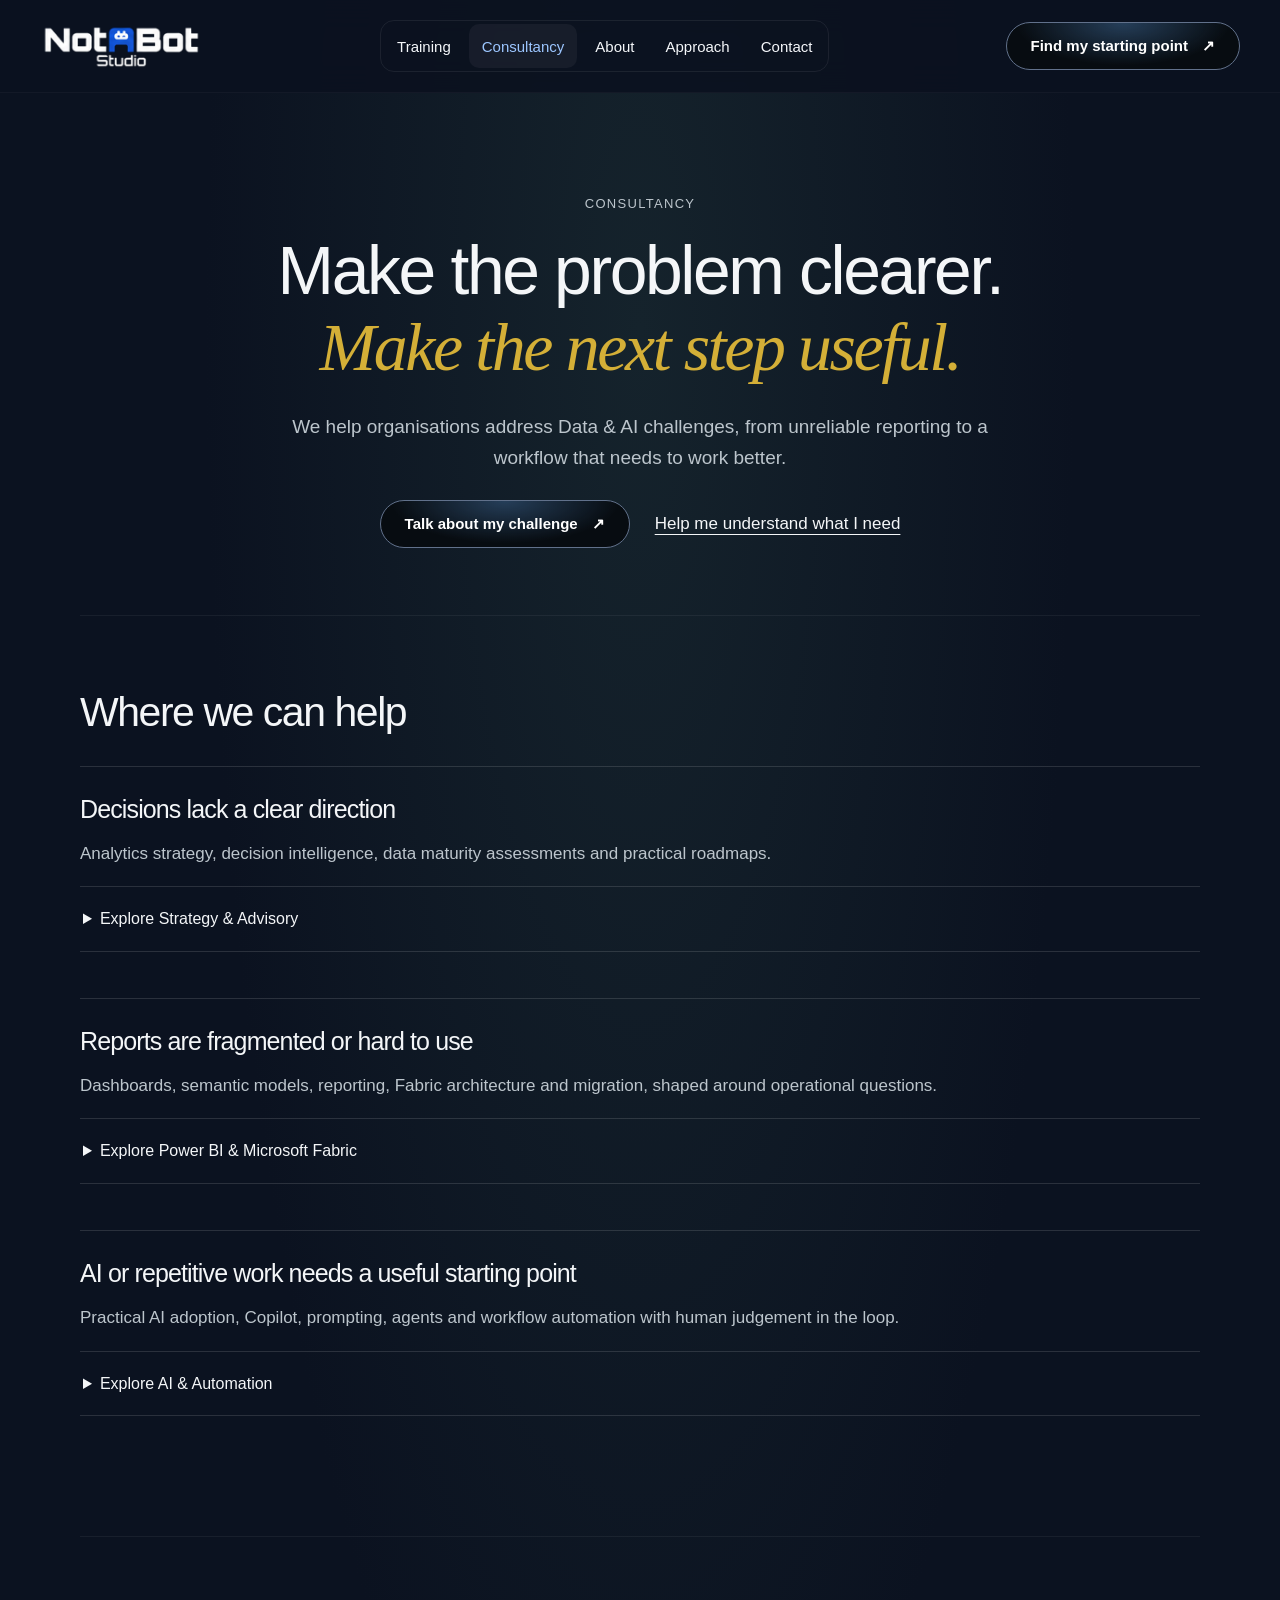
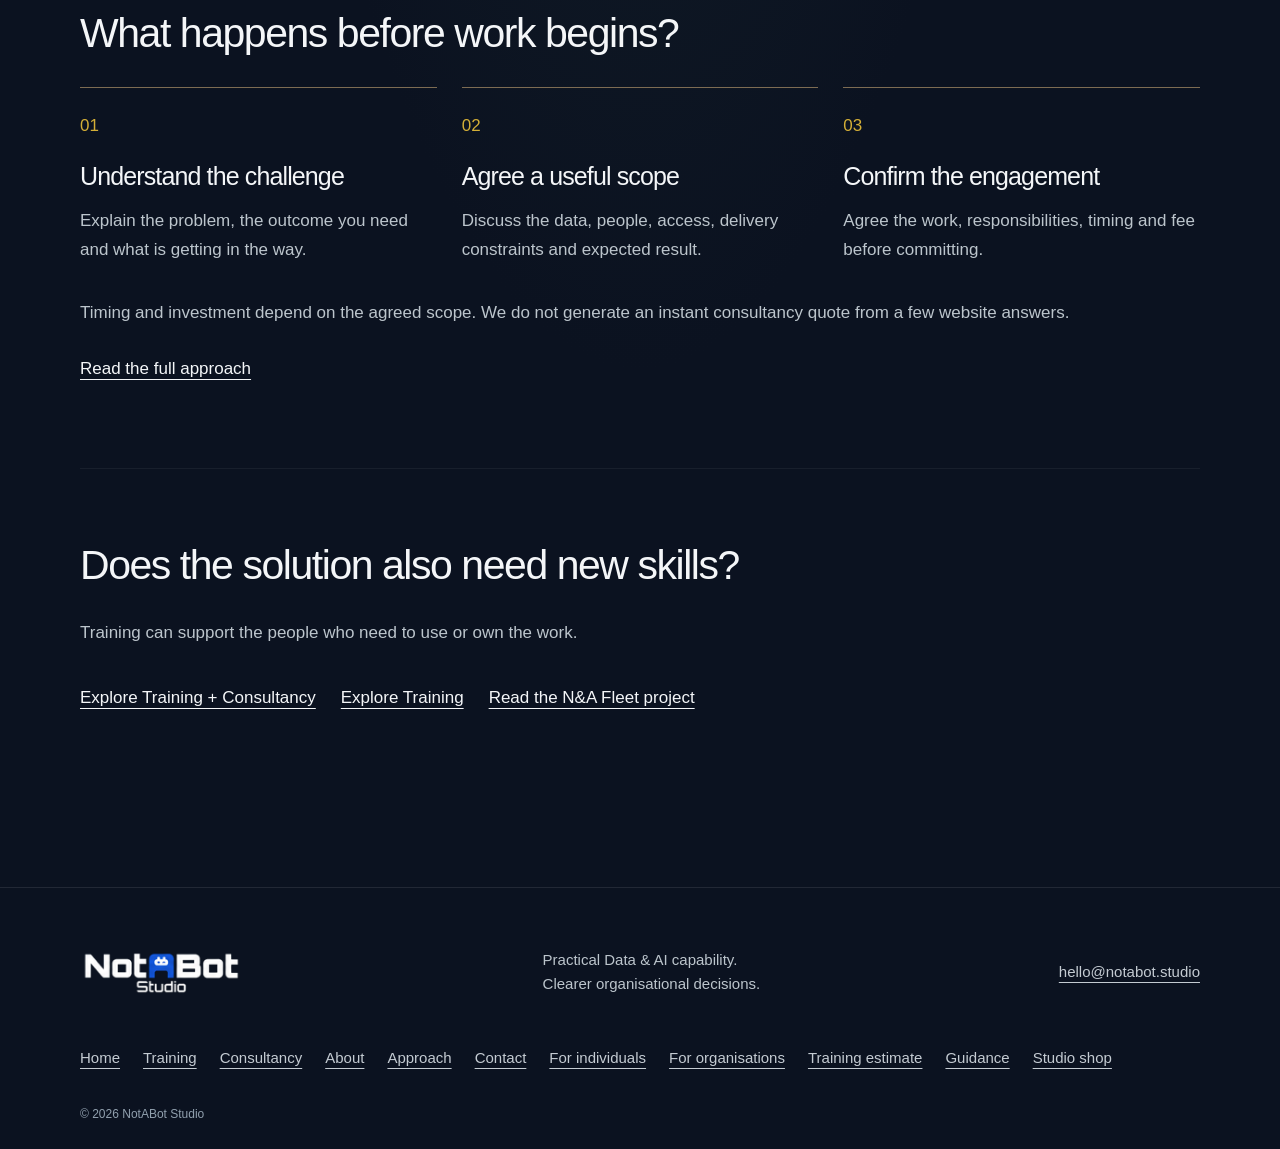
<file: services.html>
<!doctype html><html lang="en"><head><meta charset="utf-8"><meta name="viewport" content="width=device-width,initial-scale=1"><title>Consultancy | NotABot Studio</title><meta name="description" content="Hands-on support for organisational data, reporting, analytics and AI challenges. Begin with your problem, not a service diagnosis."><meta name="theme-color" content="#0B1220"><meta property="og:type" content="website"><meta property="og:title" content="Consultancy | NotABot Studio"><meta property="og:description" content="Hands-on support for organisational data, reporting, analytics and AI challenges. Begin with your problem, not a service diagnosis."><meta property="og:image" content="assets/images/notabot-brand-mascot.png"><meta name="twitter:card" content="summary_large_image"><link rel="icon" href="assets/logo/favicon.png"><link rel="apple-touch-icon" href="assets/logo/favicon.png"><link rel="stylesheet" href="ux.css"><script src="ux-data.js" defer></script><script src="ux-core.js" defer></script><script src="ux.js" defer></script></head><body class="ux" id="top"><a class="ux-skip" href="#main">Skip to content</a><header class="ux-header"><a class="ux-logo" href="index.html" aria-label="NotABot Studio home"><img src="assets/logo/notabot-wordmark-nav.png" alt="NotABot Studio" width="221" height="61"></a><nav id="ux-nav" aria-label="Primary"><a href="training.html">Training</a><a href="services.html" aria-current="page">Consultancy</a><a href="about.html">About</a><a href="approach.html">Approach</a><a href="contact.html">Contact</a></nav><a class="ux-button" href="start.html">Find my starting point <span aria-hidden="true">↗</span></a><button class="ux-menu" aria-expanded="false" aria-controls="ux-nav" hidden>Menu</button></header><main id="main"><section class="ux-intro ux-wrap"><p class="ux-eyebrow">Consultancy</p><h1>Make the problem clearer.<br><em>Make the next step useful.</em></h1><p class="ux-lead">We help organisations address Data & AI challenges, from unreliable reporting to a workflow that needs to work better.</p><div class="ux-actions"><a class="ux-button" href="contact.html?topic=consultancy&amp;from=consultancy">Talk about my challenge <span aria-hidden="true">↗</span></a><a class="ux-link" href="start.html?context=organisation&amp;from=consultancy">Help me understand what I need</a></div></section><section class="ux-section ux-wrap" id="problems"><h2>Where we can help</h2><article class="ux-topic" id="strategy"><h3>Decisions lack a clear direction</h3><p>Analytics strategy, decision intelligence, data maturity assessments and practical roadmaps.</p><details><summary>Explore Strategy & Advisory</summary><p>Start with the decisions, people and information involved. We can review the current situation, identify a useful scope and discuss what delivery and adoption would require.</p><a class="ux-link" href="contact.html?topic=strategy&amp;from=consultancy">Discuss this challenge</a></details></article><article class="ux-topic" id="analytics"><h3>Reports are fragmented or hard to use</h3><p>Dashboards, semantic models, reporting, Fabric architecture and migration, shaped around operational questions.</p><details><summary>Explore Power BI & Microsoft Fabric</summary><p>Start with the decisions, people and information involved. We can review the current situation, identify a useful scope and discuss what delivery and adoption would require.</p><a class="ux-link" href="contact.html?topic=analytics&amp;from=consultancy">Discuss this challenge</a></details></article><article class="ux-topic" id="ai"><h3>AI or repetitive work needs a useful starting point</h3><p>Practical AI adoption, Copilot, prompting, agents and workflow automation with human judgement in the loop.</p><details><summary>Explore AI & Automation</summary><p>Start with the decisions, people and information involved. We can review the current situation, identify a useful scope and discuss what delivery and adoption would require.</p><a class="ux-link" href="contact.html?topic=ai&amp;from=consultancy">Discuss this challenge</a></details></article></section><section class="ux-section ux-wrap" id="engagement"><h2>What happens before work begins?</h2><ol class="ux-steps"><li><h3>Understand the challenge</h3><p>Explain the problem, the outcome you need and what is getting in the way.</p></li><li><h3>Agree a useful scope</h3><p>Discuss the data, people, access, delivery constraints and expected result.</p></li><li><h3>Confirm the engagement</h3><p>Agree the work, responsibilities, timing and fee before committing.</p></li></ol><p>Timing and investment depend on the agreed scope. We do not generate an instant consultancy quote from a few website answers.</p><a class="ux-link" href="approach.html">Read the full approach</a></section><section class="ux-section ux-wrap" id="enablement"><h2>Does the solution also need new skills?</h2><p>Training can support the people who need to use or own the work.</p><div class="ux-actions"><a class="ux-link" href="organisations.html#combined">Explore Training + Consultancy</a><a class="ux-link" href="training.html">Explore Training</a><a class="ux-link" href="fleet.html">Read the N&A Fleet project</a></div></section></main><footer class="ux-footer"><div class="ux-wrap ux-footer-top"><a class="ux-logo" href="index.html"><img src="assets/logo/notabot-wordmark-nav.png" alt="NotABot Studio" width="221" height="61" loading="lazy"></a><p>Practical Data & AI capability.<br>Clearer organisational decisions.</p><a class="ux-link" href="mailto:hello@notabot.studio">hello@notabot.studio</a></div><nav class="ux-wrap" aria-label="Footer"><a href="index.html">Home</a><a href="training.html">Training</a><a href="services.html">Consultancy</a><a href="about.html">About</a><a href="approach.html">Approach</a><a href="contact.html">Contact</a><a href="individuals.html">For individuals</a><a href="organisations.html">For organisations</a><a href="plan.html">Training estimate</a><a href="start.html">Guidance</a><a href="merch.html">Studio shop</a></nav><div class="ux-wrap ux-copyright">© <span data-year>2026</span> NotABot Studio</div></footer></body></html>
</file>
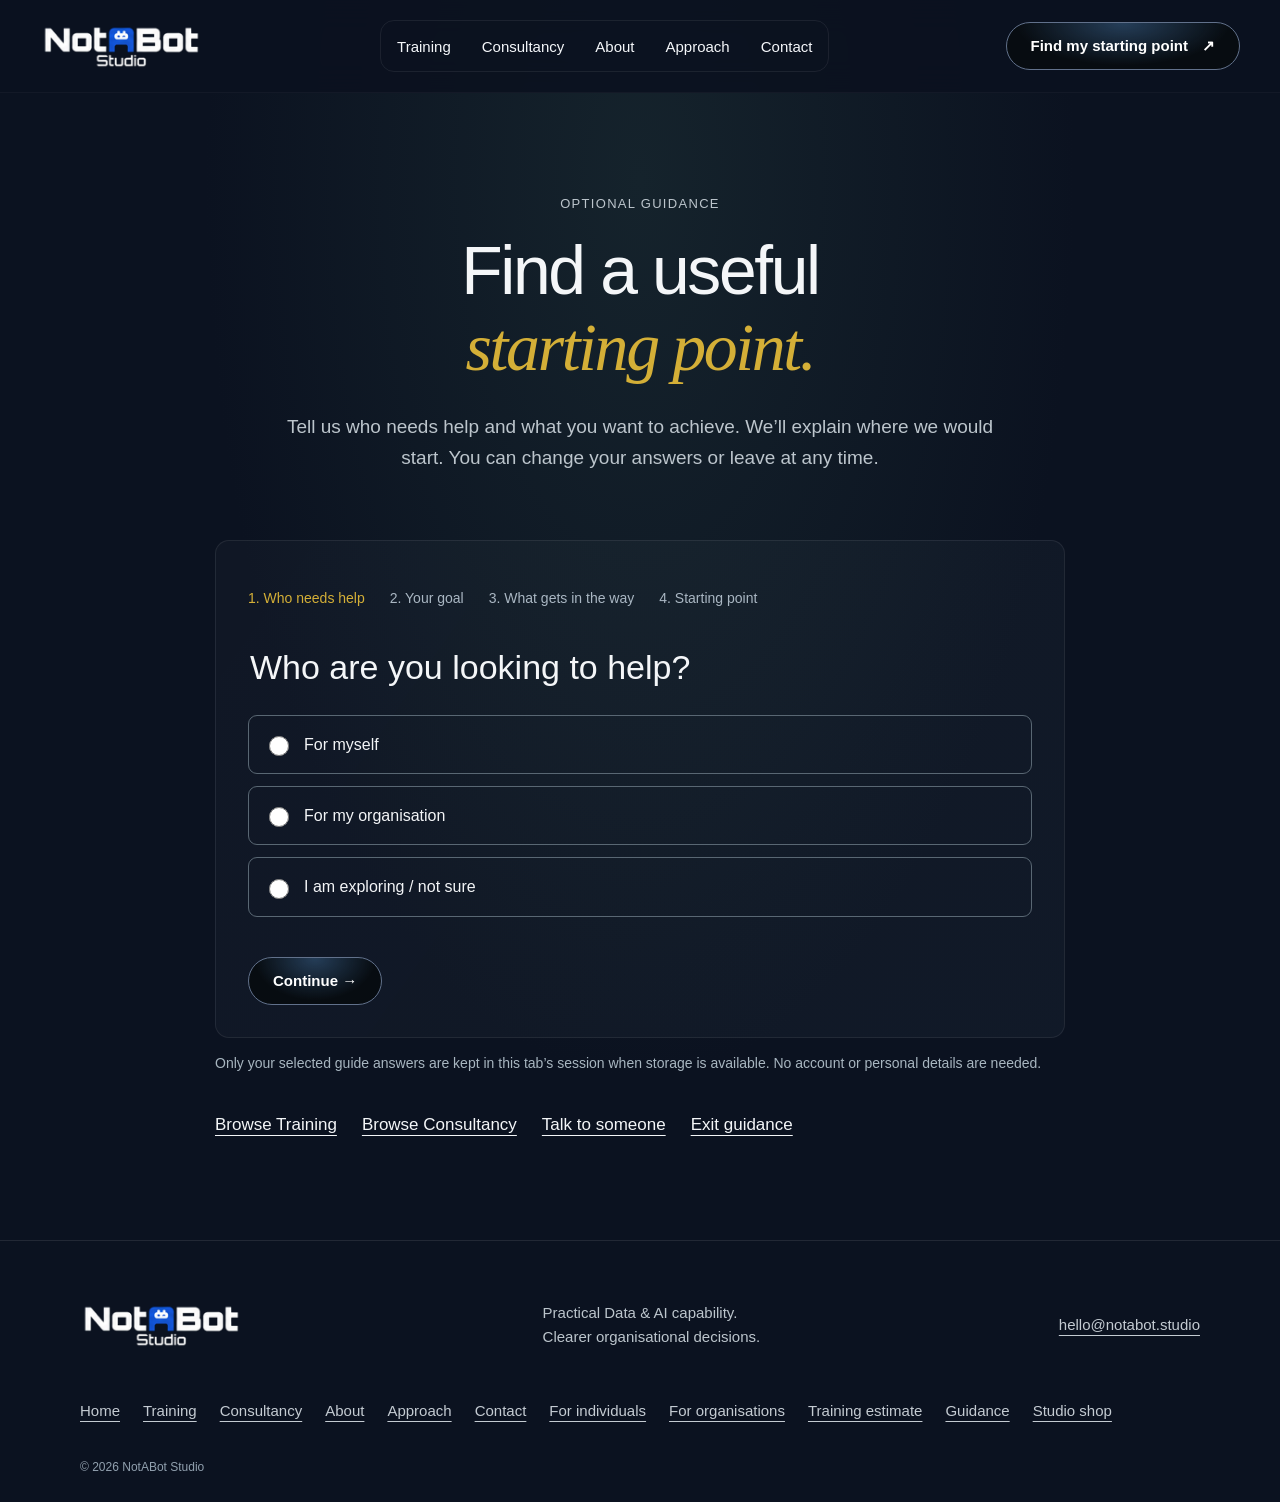
<file: start.html>
<!doctype html><html lang="en"><head><meta charset="utf-8"><meta name="viewport" content="width=device-width,initial-scale=1"><title>Find my starting point | NotABot Studio</title><meta name="description" content="Optional guidance for your own learning or your organisation. Understand a suggested starting point, change answers or explore independently."><meta name="theme-color" content="#0B1220"><meta property="og:type" content="website"><meta property="og:title" content="Find my starting point | NotABot Studio"><meta property="og:description" content="Optional guidance for your own learning or your organisation. Understand a suggested starting point, change answers or explore independently."><meta property="og:image" content="assets/images/notabot-brand-mascot.png"><meta name="twitter:card" content="summary_large_image"><link rel="icon" href="assets/logo/favicon.png"><link rel="apple-touch-icon" href="assets/logo/favicon.png"><link rel="stylesheet" href="ux.css"><script src="ux-data.js" defer></script><script src="ux-core.js" defer></script><script src="ux.js" defer></script></head><body class="ux" id="top"><a class="ux-skip" href="#main">Skip to content</a><header class="ux-header"><a class="ux-logo" href="index.html" aria-label="NotABot Studio home"><img src="assets/logo/notabot-wordmark-nav.png" alt="NotABot Studio" width="221" height="61"></a><nav id="ux-nav" aria-label="Primary"><a href="training.html">Training</a><a href="services.html">Consultancy</a><a href="about.html">About</a><a href="approach.html">Approach</a><a href="contact.html">Contact</a></nav><a class="ux-button" href="start.html">Find my starting point <span aria-hidden="true">↗</span></a><button class="ux-menu" aria-expanded="false" aria-controls="ux-nav" hidden>Menu</button></header><main id="main"><section class="ux-intro ux-wrap"><p class="ux-eyebrow">Optional guidance</p><h1>Find a useful<br><em>starting point.</em></h1><p class="ux-lead">Tell us who needs help and what you want to achieve. We’ll explain where we would start. You can change your answers or leave at any time.</p></section><section class="ux-wrap ux-guide-section"><div id="ux-guide" class="ux-panel" data-js-only hidden></div><noscript><div class="ux-panel"><h2>Choose a route directly</h2><p>The question guide needs JavaScript, but you can still explore or contact us.</p><a class="ux-link" href="individuals.html">Training for myself</a> · <a class="ux-link" href="organisations.html">Help for my organisation</a> · <a class="ux-link" href="contact.html">Talk to NotABot</a></div></noscript><p class="ux-note">Only your selected guide answers are kept in this tab’s session when storage is available. No account or personal details are needed.</p><div class="ux-actions ux-guide-exits"><a class="ux-link" href="training.html">Browse Training</a><a class="ux-link" href="services.html">Browse Consultancy</a><a class="ux-link" href="contact.html">Talk to someone</a><a class="ux-link" id="ux-guide-return" href="index.html">Exit guidance</a></div></section></main><footer class="ux-footer"><div class="ux-wrap ux-footer-top"><a class="ux-logo" href="index.html"><img src="assets/logo/notabot-wordmark-nav.png" alt="NotABot Studio" width="221" height="61" loading="lazy"></a><p>Practical Data & AI capability.<br>Clearer organisational decisions.</p><a class="ux-link" href="mailto:hello@notabot.studio">hello@notabot.studio</a></div><nav class="ux-wrap" aria-label="Footer"><a href="index.html">Home</a><a href="training.html">Training</a><a href="services.html">Consultancy</a><a href="about.html">About</a><a href="approach.html">Approach</a><a href="contact.html">Contact</a><a href="individuals.html">For individuals</a><a href="organisations.html">For organisations</a><a href="plan.html">Training estimate</a><a href="start.html">Guidance</a><a href="merch.html">Studio shop</a></nav><div class="ux-wrap ux-copyright">© <span data-year>2026</span> NotABot Studio</div></footer></body></html>
</file>
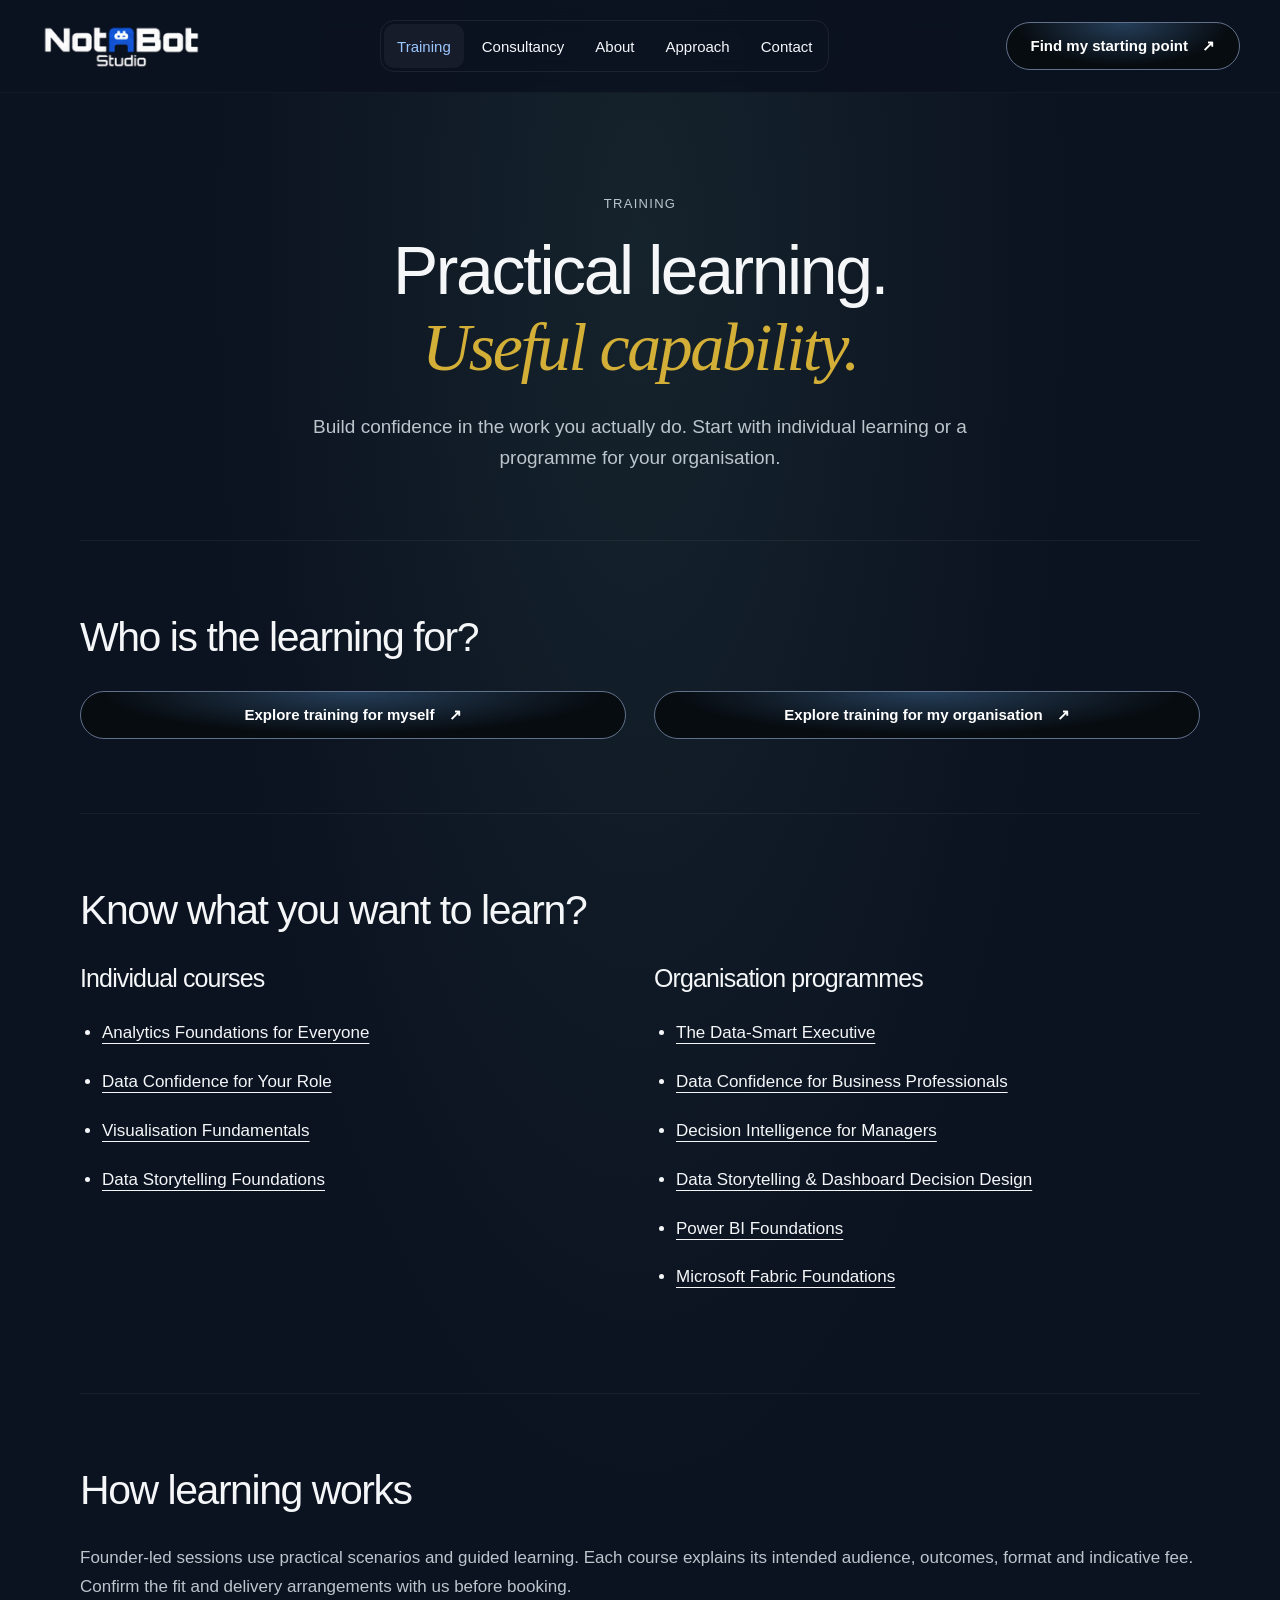
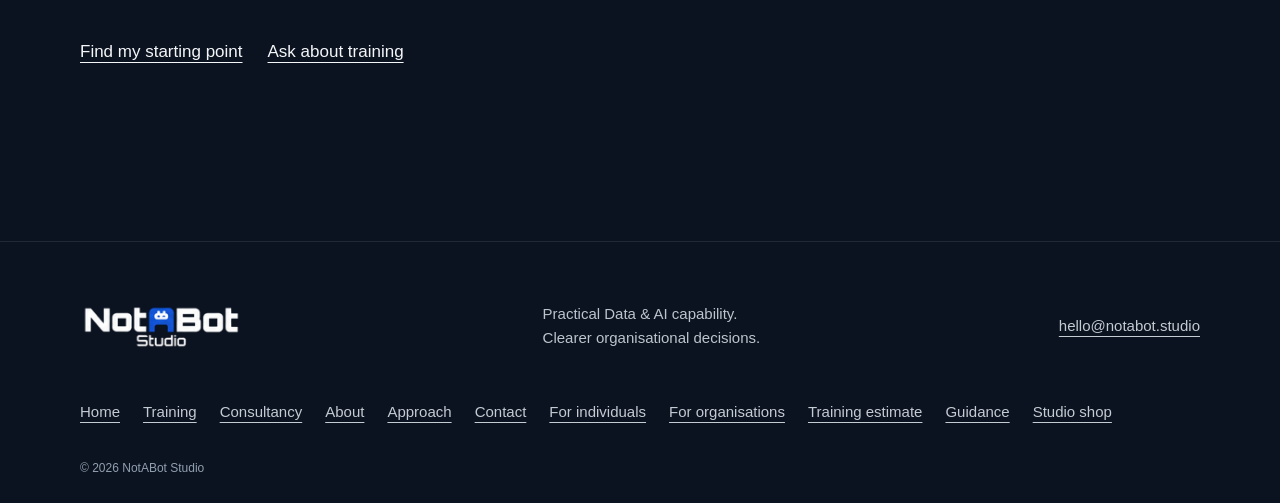
<file: training.html>
<!doctype html><html lang="en"><head><meta charset="utf-8"><meta name="viewport" content="width=device-width,initial-scale=1"><title>Training | NotABot Studio</title><meta name="description" content="Practical Data &amp; AI learning for individuals and teams. Browse the shared course information directly."><meta name="theme-color" content="#0B1220"><meta property="og:type" content="website"><meta property="og:title" content="Training | NotABot Studio"><meta property="og:description" content="Practical Data &amp; AI learning for individuals and teams. Browse the shared course information directly."><meta property="og:image" content="assets/images/notabot-brand-mascot.png"><meta name="twitter:card" content="summary_large_image"><link rel="icon" href="assets/logo/favicon.png"><link rel="apple-touch-icon" href="assets/logo/favicon.png"><link rel="stylesheet" href="ux.css"><script src="ux-data.js" defer></script><script src="ux-core.js" defer></script><script src="ux.js" defer></script></head><body class="ux" id="top"><a class="ux-skip" href="#main">Skip to content</a><header class="ux-header"><a class="ux-logo" href="index.html" aria-label="NotABot Studio home"><img src="assets/logo/notabot-wordmark-nav.png" alt="NotABot Studio" width="221" height="61"></a><nav id="ux-nav" aria-label="Primary"><a href="training.html" aria-current="page">Training</a><a href="services.html">Consultancy</a><a href="about.html">About</a><a href="approach.html">Approach</a><a href="contact.html">Contact</a></nav><a class="ux-button" href="start.html">Find my starting point <span aria-hidden="true">↗</span></a><button class="ux-menu" aria-expanded="false" aria-controls="ux-nav" hidden>Menu</button></header><main id="main"><section class="ux-intro ux-wrap"><p class="ux-eyebrow">Training</p><h1>Practical learning.<br><em>Useful capability.</em></h1><p class="ux-lead">Build confidence in the work you actually do. Start with individual learning or a programme for your organisation.</p></section><section class="ux-section ux-wrap" id="routes"><h2>Who is the learning for?</h2><div class="ux-two ux-route-links"><a class="ux-button" href="individuals.html">Explore training for myself <span aria-hidden="true">↗</span></a><a class="ux-button" href="organisations.html#programmes">Explore training for my organisation <span aria-hidden="true">↗</span></a></div></section><section class="ux-section ux-wrap" id="courses"><h2>Know what you want to learn?</h2><div class="ux-two"><div><h3>Individual courses</h3><ul class="ux-list"><li><a class="ux-link" href="individuals.html#course-analytics">Analytics Foundations for Everyone</a></li><li><a class="ux-link" href="individuals.html#course-role">Data Confidence for Your Role</a></li><li><a class="ux-link" href="individuals.html#course-visualisation">Visualisation Fundamentals</a></li><li><a class="ux-link" href="individuals.html#course-story">Data Storytelling Foundations</a></li></ul></div><div><h3>Organisation programmes</h3><ul class="ux-list"><li><a class="ux-link" href="organisations.html#programme-executive">The Data-Smart Executive</a></li><li><a class="ux-link" href="organisations.html#programme-business">Data Confidence for Business Professionals</a></li><li><a class="ux-link" href="organisations.html#programme-managers">Decision Intelligence for Managers</a></li><li><a class="ux-link" href="organisations.html#programme-storytelling">Data Storytelling &amp; Dashboard Decision Design</a></li><li><a class="ux-link" href="organisations.html#programme-powerbi">Power BI Foundations</a></li><li><a class="ux-link" href="organisations.html#programme-fabric">Microsoft Fabric Foundations</a></li></ul></div></div></section><section class="ux-section ux-wrap" id="delivery"><h2>How learning works</h2><p>Founder-led sessions use practical scenarios and guided learning. Each course explains its intended audience, outcomes, format and indicative fee. Confirm the fit and delivery arrangements with us before booking.</p><div class="ux-actions"><a class="ux-link" href="start.html?from=training">Find my starting point</a><a class="ux-link" href="contact.html?topic=training&amp;from=training">Ask about training</a></div></section></main><footer class="ux-footer"><div class="ux-wrap ux-footer-top"><a class="ux-logo" href="index.html"><img src="assets/logo/notabot-wordmark-nav.png" alt="NotABot Studio" width="221" height="61" loading="lazy"></a><p>Practical Data & AI capability.<br>Clearer organisational decisions.</p><a class="ux-link" href="mailto:hello@notabot.studio">hello@notabot.studio</a></div><nav class="ux-wrap" aria-label="Footer"><a href="index.html">Home</a><a href="training.html">Training</a><a href="services.html">Consultancy</a><a href="about.html">About</a><a href="approach.html">Approach</a><a href="contact.html">Contact</a><a href="individuals.html">For individuals</a><a href="organisations.html">For organisations</a><a href="plan.html">Training estimate</a><a href="start.html">Guidance</a><a href="merch.html">Studio shop</a></nav><div class="ux-wrap ux-copyright">© <span data-year>2026</span> NotABot Studio</div></footer></body></html>
</file>
<file: ux.css>
@font-face{font-family:Studio;src:local('Arial')}*{box-sizing:border-box}html{scroll-padding-top:125px}body.ux{margin:0;background:#0B1220;color:#f4f6f8;font-family:Studio,Arial,sans-serif;font-size:17px;line-height:1.7;background-image:radial-gradient(ellipse at 50% 12%,#15232c 0,transparent 48%)}[hidden]{display:none!important}.ux a,.ux-header a,.ux-footer a{color:inherit}.ux a{text-underline-offset:5px}.ux :focus-visible,.ux-header :focus-visible,.ux-footer :focus-visible{outline:3px solid #81b9ff;outline-offset:5px}.ux-wrap{width:min(1120px,calc(100% - 64px));margin-inline:auto}.ux-header{position:sticky;top:0;z-index:20;display:flex;align-items:center;justify-content:space-between;gap:22px;padding:20px max(32px,calc((100vw - 1200px)/2));background:#0B1220ed;backdrop-filter:blur(16px);font:15px Arial,sans-serif;color:#f5f7fa;border-bottom:1px solid #ffffff09}.ux-logo{display:block;flex-shrink:0}.ux-logo img{width:164px;height:auto;display:block}.ux-header nav{display:flex;gap:5px;border:1px solid #ffffff12;border-radius:14px;padding:3px}.ux-header nav a{padding:11px 13px;text-decoration:none;min-height:44px;display:flex;align-items:center}.ux-header nav a:hover,.ux-header [aria-current=page]{background:#ffffff0c;border-radius:10px;color:#9cc6ff}.ux-button,.ux-secondary,.ux-menu{display:inline-flex;align-items:center;justify-content:center;gap:14px;padding:12px 24px;min-height:48px;border-radius:30px;border:1px solid #61718b;background:radial-gradient(ellipse at top,#253e59,transparent 65%),#070c11;color:#fff!important;font:600 15px/1.5 Arial,sans-serif;text-decoration:none;cursor:pointer}.ux-button:hover,.ux-secondary:hover{border-color:#a4c9ff;background-color:#182332}.ux-link{display:inline-block;padding:10px 0;min-height:44px}.ux-actions{display:flex;align-items:center;flex-wrap:wrap;gap:12px 25px;margin-top:26px}.ux-intro{padding-top:100px;padding-bottom:66px;max-width:1050px;text-align:center}.ux-eyebrow{font-size:13px;letter-spacing:.1em;text-transform:uppercase;color:#bac9d5;margin:0 0 18px}.ux h1,.ux h2,.ux h3{line-height:1.12;font-weight:500;letter-spacing:-.035em;overflow-wrap:break-word}.ux h1{font-size:clamp(44px,5.3vw,76px);margin:0 0 25px}.ux h1 em,.ux h2 em{font-family:Georgia,serif;font-weight:400;color:#D4AF37}.ux h2{font-size:clamp(30px,3.2vw,45px);margin:0 0 30px}.ux h3{font-size:25px;margin:0 0 16px}.ux p{color:#bcc5cc}.ux .ux-lead{max-width:730px;margin:0 auto;font-size:19px;line-height:1.65}.ux-intro .ux-actions{justify-content:center}.ux-section{padding-block:74px;border-top:1px solid #ffffff0e}.ux-two,.ux-contact-grid,.ux-estimate-grid{display:grid;grid-template-columns:1fr 1fr;gap:28px}.ux-three,.ux-routes{display:grid;grid-template-columns:repeat(3,1fr);gap:22px}.ux-panel,.ux-course,.ux-routes>a{border:1px solid #ffffff13;border-radius:14px;padding:32px;background:linear-gradient(125deg,#ffffff06,#91b4d30c);min-width:0}.ux-panel h2{font-size:29px}.ux-routes>a{display:flex;flex-direction:column;text-decoration:none;transition:border-color .2s,background .2s}.ux-routes>a:hover{border-color:#7390af;background:#1a2630}.ux-routes h2{font-size:28px;margin-bottom:10px}.ux-route-action{margin-top:auto;padding-top:22px;color:#D4AF37}.ux-route-section{padding-bottom:80px}.ux-course-grid{display:grid;grid-template-columns:1fr 1fr;gap:24px;margin-top:30px}.ux-course{scroll-margin-top:130px}.ux-facts{margin-block:25px}.ux-facts>div{padding:12px 0;border-top:1px solid #ffffff13}.ux-facts dt{color:#9caeba;font-size:13px}.ux-facts dd{margin:3px 0;font-size:16px}.ux .ux-fit{color:#edf0f2;font-size:15px}.ux details{margin:18px 0;border-top:1px solid #ffffff20;border-bottom:1px solid #ffffff20;padding:4px 0}.ux summary{padding:14px 3px;cursor:pointer;font-size:16px;min-height:48px}.ux details p{font-size:16px}.ux-topic{padding:28px 0;border-top:1px solid #ffffff20}.ux-steps{list-style:none;counter-reset:stages;display:grid;grid-template-columns:repeat(3,1fr);padding:0;gap:25px}.ux-steps li{counter-increment:stages;border-top:1px solid #7d6c53;padding-top:24px}.ux-steps li:before{content:'0' counter(stages);color:#D4AF37;display:block;margin-bottom:22px}.ux-list{padding-left:22px}.ux-mascot{width:100%;height:auto;border-radius:15px}.ux-about{align-items:center}.ux .ux-note{font-size:14px;color:#a8b6c0}.ux-footer{margin-top:90px;border-top:1px solid #ffffff18;padding:45px 0 25px;color:#c4cbd2;font:15px/1.6 Arial,sans-serif;background:#0B1220}.ux-footer-top{display:flex;align-items:center;justify-content:space-between;gap:30px;padding-bottom:25px}.ux-footer nav{display:flex;flex-wrap:wrap;gap:0 23px}.ux-footer nav a{padding:10px 0;min-height:44px}.ux-copyright{margin-top:25px;font-size:12px;color:#91a0ae}.ux-skip{position:fixed;top:-100px;left:16px;z-index:100;padding:12px;background:#fff;color:#000!important}.ux-skip:focus{top:12px}.ux label{display:block;margin:20px 0 7px;font-size:16px}.ux label span{font-size:14px;color:#bac5ce}.ux input:not([type=radio]),.ux textarea,.ux select{width:100%;min-width:0;border:1px solid #67717b;background:#0b1218;color:#f5f7f8;border-radius:8px;padding:13px;font:16px/1.5 Arial,sans-serif;min-height:48px}.ux textarea{resize:vertical}.ux input[aria-invalid=true],.ux textarea[aria-invalid=true]{border:2px solid #ffae95}.ux fieldset{border:0;padding:0;margin:28px 0}.ux legend{font-size:17px}.ux .ux-option{display:flex;align-items:center;gap:12px;border:1px solid #596773;border-radius:9px;padding:15px;margin:12px 0;cursor:pointer;min-height:54px}.ux .ux-option:has(input:checked){border-color:#D4AF37;background:#D4AF370e}.ux .ux-option span{font-size:16px;color:#f3f5f7}.ux input[type=radio]{width:20px;height:20px;accent-color:#D4AF37;flex-shrink:0}.ux-form-row{display:grid;grid-template-columns:1fr 1fr;gap:18px}.ux form>.ux-button{margin-top:22px}.ux .ux-field-error{color:#ffbaa5;font-size:15px}.ux-errors{border:2px solid #ffbaa5;padding:16px;border-radius:8px}.ux-errors p{color:#ffbaa5}.ux-errors a{display:block;padding:6px}.ux-draft{margin-top:25px}.ux-guide-section{max-width:850px}.ux-progress{display:flex;flex-wrap:wrap;gap:10px 25px;padding:0;list-style:none;color:#aab7c3;font-size:14px;margin-bottom:35px}.ux-progress [aria-current=step]{color:#D4AF37}.ux-guide-question{border:0;padding:0;margin:0!important}.ux-guide-question legend{font-size:clamp(24px,3vw,34px);line-height:1.25;margin-bottom:15px}.ux-guide-controls{display:flex;gap:16px;flex-wrap:wrap;margin-top:28px}.ux-secondary{background:transparent;border-color:#788694}.ux-result-type{color:#D4AF37!important}.ux-estimate-value{font-size:44px;line-height:1.2;color:#D4AF37!important}.ux-summary{padding-left:20px}.ux-summary li{margin-block:9px}.ux-contact-grid{grid-template-columns:.8fr 1.2fr}.ux-contact-grid aside{padding-top:25px}.ux-contact-grid aside h2{font-size:31px}.ux-guide-exits{margin-top:25px}.ux-status:empty{display:none}.ux a,.ux p,.ux dd{overflow-wrap:anywhere}@media(max-width:1050px){.ux-header{flex-wrap:wrap;padding:15px 24px}.ux-header>.ux-button{margin-left:auto}.ux-header nav{order:3;width:100%;justify-content:center}.ux-three,.ux-routes{gap:14px}.ux-routes>a{padding:24px}.ux-routes h2{font-size:25px}}@media(max-width:700px){html{scroll-padding-top:100px}.ux-wrap{width:calc(100% - 36px)}.ux-header{padding:14px 18px;gap:12px}.ux-logo img{width:138px}.ux-header>.ux-button{display:none}.ux-menu{margin-left:auto;padding:9px 19px;min-height:44px}.ux-header nav{flex-wrap:wrap;justify-content:flex-start}.ux-header.js-nav nav:not(.is-open){display:none}.ux-header nav a{flex:1 0 30%;justify-content:center}.ux-intro{padding:64px 0 40px}.ux h1{font-size:44px}.ux .ux-lead{font-size:17px}.ux-two,.ux-three,.ux-routes,.ux-course-grid,.ux-contact-grid,.ux-estimate-grid,.ux-form-row{grid-template-columns:1fr}.ux-section{padding-block:50px}.ux-panel,.ux-course,.ux-routes>a{padding:24px}.ux-steps{grid-template-columns:1fr}.ux-footer-top{align-items:flex-start;flex-direction:column;gap:12px}.ux-actions{gap:10px 20px}.ux-guide-controls>*{flex:1}.ux-estimate-value{font-size:38px}.ux-route-section{padding-bottom:45px}}@media(prefers-reduced-motion:reduce){*,*:before,*:after{scroll-behavior:auto!important;transition:none!important;animation:none!important}}

@media(min-width:701px){.ux-menu{display:none}}


/* Supplied portrait mascot, displayed without cropping. */
.ux-mascot{display:block;width:min(100%,360px);height:auto;max-height:530px;object-fit:contain;margin-inline:auto;border-radius:0}
</file>
<file: styles.css>
:root{
  --bg:#050b14;
  --bg-2:#081321;
  --panel:#0d1928;
  --panel-2:#101f31;
  --text:#f4f7fb;
  --muted:#9babbc;
  --muted-2:#71859a;
  --line:rgba(181,205,228,.14);
  --line-strong:rgba(181,205,228,.25);
  --blue:#6f82ff;
  --blue-2:#4e68dc;
  --cyan:#79e2dc;
  --sky:#79bfff;
  --lime:#d9de76;
  --yellow:#f6df70;
  --green:#91e5b2;
  --danger:#ff8f96;
  --shadow:0 36px 100px rgba(0,0,0,.38);
  --shadow-soft:0 24px 60px rgba(0,0,0,.26);
  --radius:18px;
  --radius-lg:28px;
  --radius-xl:40px;
  --ease:cubic-bezier(.2,.75,.2,1);
  --shell:min(1440px,calc(100vw - 48px));
}
*{box-sizing:border-box}
html{scroll-behavior:smooth;background:var(--bg)}
body{margin:0;color:var(--text);background:var(--bg);font-family:Inter,"Segoe UI",Arial,sans-serif;line-height:1.5;overflow-x:hidden}
body::selection{background:rgba(111,130,255,.35);color:white}
a{color:inherit;text-decoration:none}
button,input,select,textarea{font:inherit;color:inherit}
button{border:0}
img{display:block;max-width:100%}
svg{display:block}
.sr-only{position:absolute!important;width:1px;height:1px;padding:0;margin:-1px;overflow:hidden;clip:rect(0,0,0,0);white-space:nowrap;border:0}
.skip-link{position:fixed;z-index:1000;left:16px;top:16px;transform:translateY(-150%);padding:12px 16px;border-radius:10px;background:white;color:#050b14;font-weight:800;transition:.2s ease}
.skip-link:focus{transform:none}
.shell{width:var(--shell);margin-inline:auto}
.grain{position:fixed;inset:-120px;z-index:200;pointer-events:none;opacity:.045;mix-blend-mode:screen;background-image:url("data:image/svg+xml,%3Csvg viewBox='0 0 180 180' xmlns='http://www.w3.org/2000/svg'%3E%3Cfilter id='n'%3E%3CfeTurbulence type='fractalNoise' baseFrequency='.8' numOctaves='3' stitchTiles='stitch'/%3E%3C/filter%3E%3Crect width='100%25' height='100%25' filter='url(%23n)' opacity='.9'/%3E%3C/svg%3E")}
.scroll-progress{position:fixed;top:0;left:0;right:0;height:2px;z-index:999;background:transparent;pointer-events:none}
.scroll-progress span{display:block;width:0;height:100%;background:linear-gradient(90deg,var(--cyan),var(--blue),var(--yellow));box-shadow:0 0 18px rgba(121,226,220,.7)}
.cursor-dot,.cursor-ring{position:fixed;z-index:1200;pointer-events:none;border-radius:50%;transform:translate(-50%,-50%);opacity:0;transition:opacity .2s ease}
.cursor-dot{width:6px;height:6px;background:#fff;mix-blend-mode:difference}
.cursor-ring{width:38px;height:38px;border:1px solid rgba(255,255,255,.6);mix-blend-mode:difference;transition:width .2s ease,height .2s ease,background .2s ease,border-color .2s ease,opacity .2s ease}
body.cursor-ready .cursor-dot,body.cursor-ready .cursor-ring{opacity:1}
body.cursor-hover .cursor-ring{width:64px;height:64px;background:rgba(255,255,255,.09);border-color:rgba(255,255,255,.9)}

.site-header{position:fixed;z-index:500;left:0;right:0;top:0;height:84px;border-bottom:1px solid transparent;transition:background .25s ease,border-color .25s ease,backdrop-filter .25s ease}
.site-header.scrolled{background:rgba(5,11,20,.74);border-color:var(--line);backdrop-filter:blur(18px)}
.nav-wrap{height:100%;display:grid;grid-template-columns:auto 1fr auto auto;align-items:center;gap:28px}
.brand{display:inline-flex;align-items:center;width:168px;will-change:transform}
.brand img{width:100%;height:auto}
.desktop-nav{display:flex;justify-content:center;gap:34px}
.desktop-nav a{font-size:.88rem;color:#b8c5d2;font-weight:700;transition:color .18s ease}
.desktop-nav a:hover{color:white}
.button{display:inline-flex;align-items:center;justify-content:center;gap:10px;min-height:48px;padding:0 20px;border-radius:14px;border:1px solid transparent;font-weight:850;letter-spacing:-.01em;cursor:pointer;transition:transform .2s var(--ease),background .2s ease,border-color .2s ease,box-shadow .2s ease;will-change:transform}
.button:hover{transform:translateY(-2px)}
.button-primary{background:linear-gradient(135deg,#7388ff,#5169df);box-shadow:0 14px 34px rgba(82,104,224,.28)}
.button-primary:hover{box-shadow:0 20px 42px rgba(82,104,224,.4)}
.button-ghost{background:rgba(255,255,255,.035);border-color:var(--line-strong);backdrop-filter:blur(10px)}
.button-ghost:hover{background:rgba(255,255,255,.07);border-color:rgba(255,255,255,.32)}
.button-light{background:white;color:#07111f;box-shadow:0 14px 34px rgba(0,0,0,.18)}
.button-large{min-height:58px;padding:0 24px;border-radius:16px}
.nav-cta{min-height:52px;padding-inline:22px}
.menu-button{display:none;width:46px;height:46px;border:1px solid var(--line);border-radius:13px;background:rgba(255,255,255,.04);align-items:center;justify-content:center;flex-direction:column;gap:5px}
.menu-button span:not(.sr-only){width:20px;height:2px;background:white;border-radius:2px}
.mobile-menu{display:none}

.hero{position:relative;min-height:100svh;overflow:hidden;background:radial-gradient(circle at 74% 32%,rgba(76,99,220,.22),transparent 34%),linear-gradient(180deg,#07101d 0%,#050b14 82%)}
.hero::after{content:"";position:absolute;inset:auto 0 0;height:190px;background:linear-gradient(180deg,transparent,var(--bg));z-index:2;pointer-events:none}
.hero-canvas{position:absolute;inset:0;width:100%;height:100%;z-index:0;opacity:.95}
.hero-gridlines{position:absolute;inset:84px 0 0;z-index:1;pointer-events:none;background-image:linear-gradient(rgba(128,163,194,.07) 1px,transparent 1px),linear-gradient(90deg,rgba(128,163,194,.07) 1px,transparent 1px);background-size:70px 70px;mask-image:linear-gradient(to bottom,rgba(0,0,0,.8),transparent 78%)}
.hero-radial{position:absolute;border-radius:50%;filter:blur(20px);pointer-events:none;z-index:1}
.hero-radial-a{width:540px;height:540px;right:-170px;top:80px;background:radial-gradient(circle,rgba(121,226,220,.13),transparent 68%)}
.hero-radial-b{width:520px;height:520px;left:22%;bottom:-280px;background:radial-gradient(circle,rgba(111,130,255,.15),transparent 68%)}
.hero-shell{position:relative;z-index:3;min-height:100svh;padding:132px 0 42px;display:grid;grid-template-columns:minmax(0,.9fr) minmax(430px,.8fr);grid-template-rows:1fr auto;gap:34px 54px;align-items:center}
.hero-copy{position:relative;z-index:4;max-width:830px;padding-top:20px;will-change:transform}
.eyebrow{display:flex;align-items:center;gap:11px;text-transform:uppercase;letter-spacing:.13em;font-size:.72rem;color:#9bb2c6;font-weight:850}
.eyebrow>span{width:7px;height:7px;border-radius:50%;background:var(--cyan);box-shadow:0 0 16px rgba(121,226,220,.75)}
.kinetic-title{margin:24px 0 24px;font-size:clamp(4.3rem,7vw,8.8rem);line-height:.82;letter-spacing:-.075em;font-weight:900;display:grid;gap:10px}
.title-line{display:block;transform-origin:left center;will-change:transform,opacity;transition:transform .8s var(--ease),opacity .8s ease;opacity:0;transform:translateY(80px) skewY(4deg)}
body.loaded .title-line{opacity:1;transform:none}
body.loaded .title-line-b{transition-delay:.08s}
body.loaded .title-line-c{transition-delay:.16s}
body.loaded .title-line-d{transition-delay:.24s}
.title-line-c,.title-line-d{background:linear-gradient(100deg,#9ce6df 0%,#86b7ff 55%,#f1df78 100%);-webkit-background-clip:text;background-clip:text;color:transparent}
.hero-lead{max-width:760px;color:#b7c5d3;font-size:clamp(1.02rem,1.35vw,1.25rem);line-height:1.68}
.hero-actions{display:flex;flex-wrap:wrap;gap:12px;margin-top:30px}
.hero-orbit{position:relative;z-index:3;min-height:620px;display:grid;place-items:center;will-change:transform}
.hero-orbit::before,.hero-orbit::after{content:"";position:absolute;inset:50%;transform:translate(-50%,-50%);border-radius:50%;pointer-events:none}
.hero-orbit::before{width:min(39vw,570px);height:min(39vw,570px);border:1px solid rgba(134,183,255,.16);box-shadow:inset 0 0 80px rgba(111,130,255,.08),0 0 100px rgba(121,226,220,.05)}
.hero-orbit::after{width:min(30vw,440px);height:min(30vw,440px);border:1px dashed rgba(121,226,220,.23);animation:spin 28s linear infinite}
.core-copy{position:absolute;z-index:3;display:grid;gap:12px;text-align:center;pointer-events:none}
.core-copy span{font-size:.67rem;letter-spacing:.16em;color:#91a7bb;font-weight:800}
.core-copy strong{font-size:clamp(1.6rem,2.4vw,2.6rem);line-height:1.02;letter-spacing:-.045em}
.orbit-label{position:absolute;z-index:5;display:flex;align-items:center;gap:8px;padding:9px 12px;border:1px solid rgba(190,216,238,.18);background:rgba(6,15,27,.56);backdrop-filter:blur(12px);border-radius:999px;color:#c6d3df;font-size:.75rem;font-weight:750;box-shadow:0 16px 38px rgba(0,0,0,.2)}
.orbit-label span{color:var(--cyan);font-size:.64rem}
.orbit-label-a{left:5%;top:20%;animation:float 5.2s ease-in-out infinite}
.orbit-label-b{right:2%;top:30%;animation:float 5.8s ease-in-out infinite reverse}
.orbit-label-c{right:9%;bottom:23%;animation:float 6.3s ease-in-out infinite}
.orbit-label-d{left:10%;bottom:18%;animation:float 5.6s ease-in-out infinite reverse}
.hero-footer{grid-column:1/-1;display:grid;grid-template-columns:repeat(4,1fr);border-top:1px solid var(--line);padding-top:24px;position:relative;z-index:5}
.hero-proof{display:flex;align-items:center;gap:12px;min-height:50px;padding-right:18px;border-right:1px solid var(--line)}
.hero-proof:last-child{border-right:0}
.hero-proof span{color:var(--cyan);font-size:.68rem;font-weight:900;letter-spacing:.1em}
.hero-proof strong{font-size:.84rem;color:#c2cfdb}
.scroll-cue{position:absolute;z-index:7;right:34px;bottom:118px;display:grid;justify-items:center;gap:9px;color:#8194a8;font-size:.64rem;text-transform:uppercase;letter-spacing:.14em;font-weight:800}
.scroll-cue i{width:1px;height:36px;background:linear-gradient(var(--cyan),transparent);animation:scrollPulse 1.8s ease-in-out infinite}

.ticker{position:relative;z-index:5;overflow:hidden;border-block:1px solid var(--line);background:#08111d}
.ticker-track{width:max-content;display:flex;align-items:center;gap:24px;padding:17px 0;animation:ticker 35s linear infinite}
.ticker-track span{font-size:.76rem;letter-spacing:.15em;color:#a8b7c5;font-weight:850}
.ticker-track i{font-style:normal;color:var(--cyan);opacity:.75}

.manifesto{position:relative;height:360vh;background:linear-gradient(180deg,#050b14,#071321 58%,#050b14)}
.manifesto-sticky{position:sticky;top:0;height:100svh;display:grid;align-items:center;overflow:hidden}
.manifesto-sticky::before{content:"";position:absolute;inset:0;background:radial-gradient(circle at 20% 50%,rgba(111,130,255,.11),transparent 40%),radial-gradient(circle at 80% 55%,rgba(121,226,220,.08),transparent 35%)}
.manifesto-shell{position:relative;z-index:2;display:grid;grid-template-columns:170px 1fr;gap:40px;align-items:start}
.manifesto-index{padding-top:14px;color:#8297aa;font-size:.7rem;letter-spacing:.13em;font-weight:850;display:grid;gap:6px}
.manifesto-index span{color:#4f6375}
.manifesto-copy{display:grid;gap:14px}
.manifesto-line{margin:0;font-size:clamp(3.2rem,7.8vw,9.5rem);line-height:.92;letter-spacing:-.06em;font-weight:880;color:#26384c;transition:color .5s ease,transform .5s var(--ease),opacity .5s ease;opacity:.32;transform:translateX(3vw)}
.manifesto-line.active{color:#f3f7fb;opacity:1;transform:none}
.manifesto-line em{font-style:normal;background:linear-gradient(100deg,var(--cyan),var(--sky),var(--yellow));-webkit-background-clip:text;background-clip:text;color:transparent}
.manifesto-note{grid-column:2;margin:30px 0 0;max-width:570px;color:#92a5b6;font-size:1rem}

.section{position:relative;padding:120px 0}
.section-heading h2,.programme-heading-row h2,.method-head h2,.vision-copy h2,.contact-copy h2{margin:18px 0 0;font-size:clamp(2.8rem,5.4vw,6rem);line-height:.95;letter-spacing:-.055em}
.section-heading h2 em,.programme-heading-row h2 em,.vision-copy h2 em{font-style:normal;background:linear-gradient(100deg,var(--cyan),var(--sky),var(--yellow));-webkit-background-clip:text;background-clip:text;color:transparent}
.split-heading{display:grid;grid-template-columns:minmax(0,1.1fr) minmax(300px,.55fr);gap:80px;align-items:end;margin-bottom:50px}
.split-heading>p,.programme-heading-row>p,.method-head>p{color:#9aacbc;max-width:520px;font-size:1.02rem}
.challenge-section{background:#050b14}
.challenge-grid{display:grid;grid-template-columns:repeat(3,1fr);gap:14px}
.challenge-card{position:relative;min-height:250px;padding:28px;border:1px solid var(--line);border-radius:var(--radius-lg);background:linear-gradient(150deg,rgba(255,255,255,.055),rgba(255,255,255,.015));box-shadow:0 24px 60px rgba(0,0,0,.16);overflow:hidden;transform-style:preserve-3d;transition:border-color .25s ease,background .25s ease}
.challenge-card::after{content:"";position:absolute;width:190px;height:190px;right:-80px;bottom:-90px;border-radius:50%;background:radial-gradient(circle,rgba(121,226,220,.14),transparent 66%)}
.challenge-card:hover{border-color:rgba(121,226,220,.28);background:linear-gradient(150deg,rgba(255,255,255,.075),rgba(255,255,255,.022))}
.challenge-card>div{position:relative;z-index:2;transform:translateZ(24px)}
.card-number{position:relative;z-index:2;color:var(--cyan);font-size:.72rem;letter-spacing:.12em;font-weight:900}
.challenge-card h3{margin:78px 0 12px;font-size:clamp(1.65rem,2.3vw,2.55rem);line-height:1.02;letter-spacing:-.04em}
.challenge-card p{color:#9fb0c0;font-size:.94rem;max-width:360px}

.programmes-section{background:linear-gradient(180deg,#06101c,#0a1828 62%,#06101c);border-block:1px solid var(--line)}
.programme-heading-row{display:grid;grid-template-columns:minmax(0,1.15fr) minmax(320px,.55fr);gap:80px;align-items:end;margin-bottom:34px}
.pricing-toolbar{display:grid;grid-template-columns:1fr auto auto;align-items:center;gap:18px;padding:14px 16px 14px 20px;border:1px solid var(--line);border-radius:18px 18px 0 0;background:rgba(255,255,255,.03)}
.pricing-toolbar-title{display:grid;gap:2px}
.pricing-toolbar-title span{font-size:.65rem;color:#73879a;text-transform:uppercase;letter-spacing:.13em;font-weight:850}
.pricing-toolbar-title strong{font-size:.9rem}
.team-size-select{display:flex;align-items:center;gap:10px;padding:8px 10px;border:1px solid var(--line);border-radius:12px;background:#07111e}
.team-size-select span{font-size:.7rem;color:#7f93a6;text-transform:uppercase;letter-spacing:.1em;font-weight:850}
.team-size-select select{border:0;background:transparent;outline:none;font-weight:900;cursor:pointer}
.bau-toggle{display:flex;align-items:center;gap:12px;cursor:pointer}
.bau-toggle-copy{display:grid;gap:1px;text-align:right}
.bau-toggle-copy strong{font-size:.76rem}
.bau-toggle-copy small{font-size:.66rem;color:#71879b}
.bau-toggle input{position:absolute;opacity:0;pointer-events:none}
.bau-toggle i{position:relative;width:46px;height:26px;border-radius:999px;background:#26374b;border:1px solid rgba(255,255,255,.08);transition:.2s ease}
.bau-toggle i::after{content:"";position:absolute;width:18px;height:18px;left:3px;top:3px;border-radius:50%;background:white;transition:.2s var(--ease);box-shadow:0 4px 10px rgba(0,0,0,.3)}
.bau-toggle input:checked+i{background:linear-gradient(135deg,var(--blue),var(--cyan))}
.bau-toggle input:checked+i::after{transform:translateX(20px)}
.programme-pricing-shell{display:grid;grid-template-columns:repeat(4,1fr);border:1px solid var(--line);border-top:0;border-radius:0 0 22px 22px;overflow:hidden;background:#070f1a}
.programme-plan{position:relative;display:flex;flex-direction:column;min-height:660px;padding:26px 24px 22px;border-right:1px solid var(--line);background:linear-gradient(180deg,rgba(255,255,255,.018),rgba(255,255,255,.006));transition:background .25s ease,transform .25s var(--ease)}
.programme-plan:last-child{border-right:0}
.programme-plan:hover{background:linear-gradient(180deg,rgba(111,130,255,.11),rgba(121,226,220,.03))}
.programme-plan-featured{background:linear-gradient(180deg,rgba(92,111,240,.18),rgba(92,111,240,.035))}
.programme-plan-featured::before{content:"";position:absolute;inset:0 0 auto;height:3px;background:linear-gradient(90deg,var(--cyan),var(--blue),var(--yellow))}
.plan-topline{min-height:32px;display:flex;justify-content:space-between;gap:10px;align-items:start;text-transform:uppercase;letter-spacing:.11em;color:#8599ab;font-size:.65rem;font-weight:850}
.plan-topline b{padding:5px 8px;border-radius:999px;background:rgba(246,223,112,.1);color:var(--yellow);font-size:.57rem}
.programme-plan h3{margin:18px 0 12px;font-size:clamp(1.65rem,2vw,2.25rem);line-height:1;letter-spacing:-.045em}
.programme-plan h3 span{color:#b6c6d4;font-weight:650}
.plan-description{min-height:100px;color:#97a9ba;font-size:.88rem;line-height:1.58}
.plan-price{display:grid;margin:20px 0 11px}
.plan-price>span{font-size:.63rem;text-transform:uppercase;letter-spacing:.11em;color:#6f8396;font-weight:850}
.plan-price strong{font-size:2rem;letter-spacing:-.045em;margin:5px 0 0}
.plan-price small{font-size:.74rem;color:#899bad}
.cohort-summary{min-height:45px;padding:11px;border-radius:11px;background:rgba(255,255,255,.035);color:#a7b6c4;font-size:.72rem;line-height:1.4}
.plan-divider{height:1px;background:var(--line);margin:22px 0 18px}
.plan-features{list-style:none;padding:0;margin:0;display:grid;gap:12px;color:#aebdca;font-size:.8rem}
.plan-features li{position:relative;padding-left:18px}
.plan-features li::before{content:"✓";position:absolute;left:0;color:var(--cyan);font-weight:900}
.plan-card-actions{display:grid;gap:10px;margin-top:auto;padding-top:22px}
.button-plan{width:100%;min-height:48px;border-radius:12px;background:rgba(255,255,255,.07);border:1px solid var(--line);font-size:.82rem}
.button-plan:hover{background:rgba(255,255,255,.11)}
.button-plan-primary{background:linear-gradient(135deg,#7287ff,#526ade);border-color:transparent}
.text-link{display:inline-flex;align-items:center;justify-content:center;gap:8px;color:#a5b5c3;font-size:.77rem;font-weight:800}
.text-link span{color:var(--cyan)}
.selected-programme{box-shadow:inset 0 0 0 1px rgba(121,226,220,.36)}
.pricing-disclaimer{margin:14px 0 0;color:#657c90;font-size:.72rem}

.planner-section{overflow:hidden;background:linear-gradient(180deg,#07131f,#0b1d31 58%,#07131f)}
.planner-orbit{position:absolute;width:900px;height:900px;border:1px solid rgba(121,226,220,.08);border-radius:50%;right:-380px;top:10%;box-shadow:inset 0 0 120px rgba(111,130,255,.06);animation:orbitSpin 40s linear infinite}
.planner-grid{display:grid;grid-template-columns:minmax(0,.86fr) minmax(440px,1.14fr);gap:20px;align-items:start}
.planner-form,.plan-result{position:relative;border:1px solid var(--line-strong);border-radius:28px;background:linear-gradient(145deg,rgba(255,255,255,.055),rgba(255,255,255,.018));box-shadow:var(--shadow-soft);backdrop-filter:blur(18px)}
.planner-form{padding:28px;display:grid;gap:25px}
.planner-form fieldset{border:0;padding:0;margin:0;display:grid;gap:13px}
.planner-form legend{padding:0;font-size:.88rem;font-weight:850;margin-bottom:12px}
.segmented{display:grid;grid-template-columns:repeat(2,1fr);gap:8px}
.segmented label,.choice-cards label{position:relative;cursor:pointer}
.segmented input,.choice-cards input{position:absolute;opacity:0;pointer-events:none}
.segmented span{min-height:46px;display:flex;align-items:center;justify-content:center;text-align:center;padding:8px 10px;border:1px solid var(--line);border-radius:12px;background:rgba(4,11,20,.3);font-size:.78rem;color:#9fb1c2;font-weight:740;transition:.18s ease}
.segmented input:checked+span{border-color:rgba(104,130,255,.72);background:linear-gradient(145deg,rgba(87,111,235,.36),rgba(43,63,137,.28));color:white}
.segmented input:focus-visible+span,.choice-cards input:focus-visible+span{outline:3px solid rgba(135,207,255,.65);outline-offset:2px}
.participant-control{display:grid;grid-template-columns:48px 1fr 48px;gap:10px;align-items:center}
.counter-button{width:48px;height:48px;border:1px solid var(--line-strong);border-radius:13px;background:rgba(255,255,255,.045);font-size:1.35rem;cursor:pointer;transition:.18s ease}
.counter-button:hover{background:rgba(255,255,255,.085)}
.participant-number{height:58px;display:flex;align-items:center;justify-content:center;gap:9px;border:1px solid var(--line-strong);border-radius:14px;background:rgba(4,11,20,.34)}
.participant-number input{width:58px;border:0;background:transparent;color:white;font-size:1.65rem;font-weight:850;text-align:right;outline:none;-moz-appearance:textfield}
.participant-number input::-webkit-outer-spin-button,.participant-number input::-webkit-inner-spin-button{-webkit-appearance:none;margin:0}
.participant-number small{color:#8ea2b5;font-size:.78rem}
.participant-range{width:100%;accent-color:#6b82ff}
.range-labels{display:flex;justify-content:space-between;margin-top:-8px;color:#62798e;font-size:.7rem}
.choice-cards{display:grid;grid-template-columns:repeat(3,1fr);gap:8px}
.choice-cards label>span{min-height:82px;display:flex;flex-direction:column;justify-content:center;gap:4px;padding:12px;border:1px solid var(--line);border-radius:13px;background:rgba(4,11,20,.28);transition:.18s ease}
.choice-cards strong{font-size:.78rem}.choice-cards small{color:#778da1;font-size:.68rem;line-height:1.35}
.choice-cards input:checked+span{border-color:rgba(105,221,208,.58);background:rgba(105,221,208,.09)}
.select-label{font-size:.72rem;color:#7d92a6;font-weight:760}
.planner-form select{width:100%;border:1px solid var(--line);border-radius:13px;background:#0a1728;color:white;padding:13px 14px;outline:none}
.plan-result{position:sticky;top:104px;padding:32px;overflow:hidden}
.plan-result::before{content:"";position:absolute;width:400px;height:400px;right:-160px;top:-160px;border-radius:50%;background:radial-gradient(circle,rgba(111,130,255,.2),transparent 66%)}
.plan-result>*{position:relative;z-index:2}
.plan-result-top{display:flex;align-items:center;justify-content:space-between;gap:12px}
.result-kicker{text-transform:uppercase;letter-spacing:.12em;color:var(--cyan);font-size:.66rem;font-weight:900}
.estimate-pill{padding:7px 10px;border:1px solid var(--line);border-radius:999px;color:#91a4b6;font-size:.67rem}
.plan-result h3{margin:24px 0 10px;font-size:clamp(2.25rem,4vw,4.8rem);line-height:.95;letter-spacing:-.055em;max-width:700px}
.plan-result>p{color:#98aabb;max-width:660px}
.result-metrics{display:grid;grid-template-columns:repeat(4,1fr);gap:8px;margin:24px 0}
.result-metrics>div{min-height:88px;padding:13px;border:1px solid var(--line);border-radius:14px;background:rgba(255,255,255,.025);display:grid;align-content:space-between}
.result-metrics span,.price-summary span,.plan-includes>span{font-size:.62rem;text-transform:uppercase;letter-spacing:.1em;color:#71869a;font-weight:850}
.result-metrics strong{font-size:.85rem}
.price-summary{display:grid;grid-template-columns:1.3fr .8fr;gap:9px;margin-bottom:20px}
.price-summary>div{padding:18px;border-radius:16px;background:#07101b;border:1px solid var(--line)}
.price-summary strong{display:block;margin-top:6px;font-size:1.55rem;letter-spacing:-.04em}
.plan-includes{padding:18px;border:1px solid var(--line);border-radius:16px;background:rgba(255,255,255,.02)}
.plan-includes ul{display:grid;grid-template-columns:repeat(2,1fr);gap:8px 20px;margin:12px 0 0;padding-left:18px;color:#aab9c6;font-size:.78rem}
.plan-actions{display:flex;gap:10px;margin-top:20px}
.estimate-note{font-size:.68rem!important;color:#6f8397!important;margin:15px 0 0!important}

.method-section{padding-bottom:0;background:#050b14;overflow:hidden}
.method-head{display:grid;grid-template-columns:1.05fr .55fr;gap:70px;align-items:end;margin-bottom:44px}
.method-rail{width:100%;overflow:auto;scrollbar-width:none;padding-bottom:110px}
.method-rail::-webkit-scrollbar{display:none}
.method-track{width:max-content;display:flex;gap:14px;padding:0 max(24px,calc((100vw - 1440px)/2));scroll-snap-type:x mandatory}
.method-step{position:relative;width:min(72vw,700px);min-height:430px;padding:34px;border:1px solid var(--line);border-radius:32px;background:linear-gradient(150deg,rgba(255,255,255,.055),rgba(255,255,255,.015));overflow:hidden;scroll-snap-align:center}
.method-step::after{content:"";position:absolute;width:260px;height:260px;right:-90px;bottom:-90px;border-radius:50%;border:1px solid rgba(121,226,220,.12);box-shadow:inset 0 0 60px rgba(111,130,255,.08)}
.method-step>span{font-size:8rem;line-height:1;color:#13253a;font-weight:900;letter-spacing:-.08em}
.method-step>div{position:absolute;left:34px;right:34px;bottom:34px;z-index:2}
.method-step small{font-size:.68rem;letter-spacing:.16em;color:var(--cyan);font-weight:900}
.method-step h3{margin:12px 0 14px;font-size:clamp(2rem,3.8vw,4rem);line-height:.98;letter-spacing:-.05em;max-width:560px}
.method-step p{max-width:530px;color:#95a8b8}

.executive-section{background:linear-gradient(180deg,#050b14,#071322)}
.executive-card{position:relative;display:grid;grid-template-columns:1fr 310px;gap:60px;align-items:center;padding:48px;border-radius:36px;overflow:hidden;background:linear-gradient(135deg,#5d73e8 0%,#4054b8 48%,#1a365d 100%);box-shadow:0 40px 100px rgba(40,62,150,.28)}
.executive-grid{position:absolute;inset:0;background-image:linear-gradient(rgba(255,255,255,.08) 1px,transparent 1px),linear-gradient(90deg,rgba(255,255,255,.08) 1px,transparent 1px);background-size:48px 48px;mask-image:linear-gradient(90deg,#000,transparent 70%)}
.executive-copy,.executive-offer{position:relative;z-index:2}
.executive-copy h2{margin:16px 0 14px;font-size:clamp(3rem,5vw,6rem);line-height:.92;letter-spacing:-.06em}
.executive-copy p{max-width:780px;color:rgba(255,255,255,.8);font-size:1rem}
.light-eyebrow{color:rgba(255,255,255,.72)}
.executive-tags{display:flex;flex-wrap:wrap;gap:8px;margin-top:22px}.executive-tags span{padding:8px 10px;border:1px solid rgba(255,255,255,.2);border-radius:999px;background:rgba(255,255,255,.08);font-size:.72rem}
.executive-offer{display:grid;gap:5px;padding:22px;border:1px solid rgba(255,255,255,.22);border-radius:22px;background:rgba(5,12,25,.2);backdrop-filter:blur(14px)}
.executive-offer>span{font-size:.68rem;text-transform:uppercase;letter-spacing:.12em;color:rgba(255,255,255,.72);font-weight:850}
.executive-offer strong{font-size:3.15rem;letter-spacing:-.06em}.executive-offer small{color:rgba(255,255,255,.7);margin-bottom:15px}

.vision-section{background:#07111d}
.vision-grid{display:grid;grid-template-columns:minmax(380px,.9fr) 1.1fr;gap:72px;align-items:center}
.vision-photo{margin:0;position:relative;will-change:transform}
.photo-mask{height:720px;border-radius:40% 60% 52% 48% / 42% 38% 62% 58%;overflow:hidden;border:1px solid var(--line-strong);box-shadow:var(--shadow);animation:morph 16s ease-in-out infinite}
.photo-mask img{width:100%;height:100%;object-fit:cover;object-position:49% 28%;filter:saturate(.9) contrast(1.03)}
.vision-photo figcaption{position:absolute;right:-30px;bottom:30px;max-width:340px;padding:18px;border:1px solid var(--line-strong);border-radius:18px;background:rgba(6,15,27,.84);backdrop-filter:blur(16px);box-shadow:var(--shadow-soft)}
.vision-photo figcaption{display:grid;gap:4px}.vision-photo figcaption strong{font-size:1rem}.vision-photo figcaption span{color:#8fa2b3;font-size:.76rem}
.vision-copy h2{margin-bottom:22px}
.vision-copy>p{color:#9aabb9;max-width:720px}.vision-lead{font-size:1.22rem!important;color:#d2dce4!important}
.vision-principles{display:grid;gap:10px;margin-top:28px}
.vision-principles article{display:grid;grid-template-columns:42px 1fr;gap:14px;padding:15px;border:1px solid var(--line);border-radius:16px;background:rgba(255,255,255,.025)}
.vision-principles article>span{color:var(--cyan);font-size:.7rem;font-weight:900;letter-spacing:.1em;padding-top:4px}
.vision-principles article div{display:grid;gap:3px}.vision-principles small{color:#8397aa}

.contact-section{background:linear-gradient(180deg,#07111d,#040910)}
.contact-grid{display:grid;grid-template-columns:.85fr 1.15fr;gap:72px;align-items:start}
.contact-copy{position:sticky;top:120px}.contact-copy p{max-width:570px;color:#98aaba}
.contact-points{display:grid;gap:10px;margin-top:24px}.contact-points span{position:relative;padding-left:22px;color:#b5c3cf;font-size:.88rem}.contact-points span::before{content:"✓";position:absolute;left:0;color:var(--cyan);font-weight:900}
.contact-form{padding:28px;border:1px solid var(--line-strong);border-radius:28px;background:linear-gradient(145deg,rgba(255,255,255,.05),rgba(255,255,255,.018));box-shadow:var(--shadow-soft);display:grid;gap:14px}
.form-row{display:grid;grid-template-columns:1fr 1fr;gap:12px}
.contact-form label{display:grid;gap:7px;color:#91a3b4;font-size:.72rem;font-weight:760}
.contact-form input,.contact-form select,.contact-form textarea{width:100%;border:1px solid var(--line);border-radius:12px;background:#07111e;color:white;padding:13px 14px;outline:none;resize:vertical}
.contact-form input:focus,.contact-form select:focus,.contact-form textarea:focus{border-color:rgba(111,130,255,.72);box-shadow:0 0 0 4px rgba(111,130,255,.12)}
.form-note{margin:0;color:#64798d;font-size:.68rem}

footer{overflow:hidden;background:#03070d;border-top:1px solid var(--line)}
.footer-marquee{overflow:hidden;border-bottom:1px solid var(--line)}
.footer-marquee span{display:block;width:max-content;padding:20px 0;font-size:clamp(2rem,5vw,5.5rem);font-weight:900;letter-spacing:-.05em;color:#132236;white-space:nowrap;animation:footerMarquee 26s linear infinite}
.footer-grid{display:grid;grid-template-columns:1.6fr repeat(3,.7fr);gap:40px;padding:54px 0}
.footer-brand img{width:176px}.footer-brand p{color:#71869a;font-size:.85rem;max-width:300px}
.footer-grid>div:not(.footer-brand){display:grid;align-content:start;gap:10px}.footer-grid strong{font-size:.75rem;text-transform:uppercase;letter-spacing:.1em;color:#899caf}.footer-grid a{font-size:.84rem;color:#9eb0bf}.footer-grid a:hover{color:white}
.footer-bottom{display:flex;justify-content:space-between;gap:20px;padding:20px 0 28px;border-top:1px solid var(--line);color:#65798c;font-size:.74rem}
.toast{position:fixed;z-index:1000;left:50%;bottom:28px;transform:translate(-50%,30px);padding:12px 16px;border:1px solid var(--line-strong);border-radius:12px;background:#0d1b2a;color:white;box-shadow:var(--shadow-soft);opacity:0;pointer-events:none;transition:.25s ease}.toast.show{opacity:1;transform:translate(-50%,0)}

.reveal{opacity:0;transform:translateY(34px);transition:opacity .75s ease,transform .75s var(--ease)}
.reveal.visible{opacity:1;transform:none}

@keyframes spin{to{transform:translate(-50%,-50%) rotate(360deg)}}
@keyframes orbitSpin{to{transform:rotate(360deg)}}
@keyframes float{0%,100%{transform:translateY(0)}50%{transform:translateY(-12px)}}
@keyframes ticker{to{transform:translateX(-50%)}}
@keyframes scrollPulse{0%,100%{transform:scaleY(.25);transform-origin:top;opacity:.35}50%{transform:scaleY(1);opacity:1}}
@keyframes morph{0%,100%{border-radius:40% 60% 52% 48% / 42% 38% 62% 58%}50%{border-radius:55% 45% 42% 58% / 58% 48% 52% 42%}}
@keyframes footerMarquee{to{transform:translateX(-50%)}}

@media (max-width:1180px){
  :root{--shell:min(1180px,calc(100vw - 34px))}
  .desktop-nav{display:none}.menu-button{display:flex}.nav-wrap{grid-template-columns:auto 1fr auto auto}.mobile-menu{position:absolute;top:84px;left:16px;right:16px;padding:16px;border:1px solid var(--line);border-radius:18px;background:rgba(5,11,20,.96);backdrop-filter:blur(18px);box-shadow:var(--shadow);grid-template-columns:1fr;gap:6px}.mobile-menu.open{display:grid}.mobile-menu a{padding:12px 10px;color:#b8c5d2;font-weight:740}.mobile-menu .button{margin-top:6px;color:white}
  .hero-shell{grid-template-columns:1fr .72fr;gap:30px}.hero-orbit{min-height:520px}.hero-orbit::before{width:440px;height:440px}.hero-orbit::after{width:350px;height:350px}.programme-pricing-shell{grid-template-columns:repeat(2,1fr)}.programme-plan{border-bottom:1px solid var(--line)}.programme-plan:nth-child(2){border-right:0}.programme-plan:nth-child(3),.programme-plan:nth-child(4){border-bottom:0}.planner-grid{grid-template-columns:1fr}.plan-result{position:relative;top:auto}.vision-grid{gap:46px}.photo-mask{height:620px}
}
@media (max-width:900px){
  .scroll-cue{display:none}
  .nav-cta{display:none}.nav-wrap{grid-template-columns:auto 1fr auto}.hero-shell{grid-template-columns:1fr;grid-template-rows:auto auto auto;padding-top:126px}.hero-copy{max-width:760px}.hero-orbit{min-height:460px;margin-top:-30px}.hero-footer{grid-template-columns:repeat(2,1fr)}.hero-proof:nth-child(2){border-right:0}.hero-proof:nth-child(-n+2){border-bottom:1px solid var(--line)}.manifesto-shell{grid-template-columns:1fr}.manifesto-index{grid-auto-flow:column;justify-content:start;gap:8px}.manifesto-note{grid-column:1}.challenge-grid{grid-template-columns:1fr}.split-heading,.programme-heading-row,.method-head,.contact-grid{grid-template-columns:1fr;gap:28px}.programme-pricing-shell{grid-template-columns:1fr}.programme-plan{min-height:auto;border-right:0;border-bottom:1px solid var(--line)}.programme-plan:nth-child(3){border-bottom:1px solid var(--line)}.pricing-toolbar{grid-template-columns:1fr auto}.bau-toggle{grid-column:1/-1;justify-content:space-between;padding-top:8px;border-top:1px solid var(--line)}.result-metrics{grid-template-columns:repeat(2,1fr)}.executive-card{grid-template-columns:1fr}.executive-offer{max-width:340px}.vision-grid{grid-template-columns:1fr}.vision-photo{max-width:620px}.contact-copy{position:relative;top:auto}.footer-grid{grid-template-columns:1.2fr 1fr 1fr}.footer-grid>div:last-child{grid-column:2}
}
@media (max-width:640px){
  :root{--shell:calc(100vw - 24px)}
  .site-header{height:72px}.brand{width:144px}.mobile-menu{top:72px}.hero-gridlines{inset:72px 0 0;background-size:44px 44px}.hero-shell{padding-top:108px}.kinetic-title{font-size:clamp(3.6rem,17vw,5.3rem);gap:6px}.hero-lead{font-size:.98rem}.hero-actions{display:grid}.button{width:100%}.hero-orbit{min-height:390px}.hero-orbit::before{width:330px;height:330px}.hero-orbit::after{width:260px;height:260px}.core-copy strong{font-size:1.5rem}.orbit-label{font-size:.65rem}.orbit-label-a{left:0}.orbit-label-b{right:0}.orbit-label-c{right:2%}.orbit-label-d{left:2%}.hero-footer{grid-template-columns:1fr}.hero-proof{border-right:0;border-bottom:1px solid var(--line)!important}.hero-proof:last-child{border-bottom:0!important}.scroll-cue{display:none}.manifesto{height:310vh}.manifesto-line{font-size:clamp(2.7rem,14vw,4.9rem)}.section{padding:88px 0}.section-heading h2,.programme-heading-row h2,.method-head h2,.vision-copy h2,.contact-copy h2{font-size:clamp(2.6rem,13vw,4.6rem)}.challenge-card{min-height:220px}.pricing-toolbar{grid-template-columns:1fr}.team-size-select{justify-content:space-between}.bau-toggle{grid-column:auto}.programme-plan{padding:22px}.plan-description{min-height:auto}.planner-form,.plan-result,.contact-form{padding:20px}.segmented{grid-template-columns:1fr}.choice-cards{grid-template-columns:1fr}.result-metrics,.price-summary,.plan-includes ul{grid-template-columns:1fr}.plan-actions{display:grid}.method-step{width:88vw;min-height:420px;padding:26px}.method-step>span{font-size:6rem}.method-step>div{left:26px;right:26px;bottom:26px}.executive-card{padding:28px}.executive-copy h2{font-size:3.5rem}.photo-mask{height:540px}.vision-photo figcaption{left:12px;right:12px;bottom:16px}.form-row{grid-template-columns:1fr}.footer-grid{grid-template-columns:1fr 1fr}.footer-brand{grid-column:1/-1}.footer-grid>div:last-child{grid-column:auto}.footer-bottom{display:grid}.cursor-dot,.cursor-ring{display:none}
}
@media (prefers-reduced-motion:reduce){
  html{scroll-behavior:auto}*,*::before,*::after{animation-duration:.01ms!important;animation-iteration-count:1!important;transition-duration:.01ms!important}.hero-canvas{display:none}.cursor-dot,.cursor-ring{display:none}.reveal{opacity:1;transform:none}.title-line{opacity:1;transform:none}.manifesto-line{opacity:1;color:#f3f7fb;transform:none}
}

/* ========================================================================== 
   V5 — TYPOGRAPHY & ALIGNMENT REFINEMENT
   One scale step smaller across the experience, with tighter alignment rhythm.
   ========================================================================== */
html{font-size:15px}
:root{--shell:min(1360px,calc(100vw - 64px))}

/* Header: visually centre the navigation independent of logo/CTA width. */
.site-header{height:78px}
.nav-wrap{grid-template-columns:1fr auto 1fr;gap:24px}
.brand{justify-self:start;width:156px}
.desktop-nav{justify-self:center;gap:30px}
.nav-cta{justify-self:end;min-height:48px;padding-inline:20px}
.button{min-height:44px;padding-inline:18px}
.button-large{min-height:52px;padding-inline:22px}

/* Hero: reduce type scale, tighten line rhythm and align both columns cleanly. */
.hero-gridlines{inset:78px 0 0}
.hero-shell{padding:116px 0 34px;grid-template-columns:minmax(0,1fr) minmax(400px,.74fr);grid-template-rows:1fr auto;gap:28px 44px;align-items:center}
.hero-copy{max-width:730px;padding-top:0}
.kinetic-title{margin:20px 0 22px;font-size:clamp(3.85rem,6.15vw,7.55rem);line-height:.86;letter-spacing:-.068em;gap:6px}
.hero-lead{max-width:680px;font-size:clamp(.98rem,1.18vw,1.14rem);line-height:1.62}
.hero-actions{margin-top:26px}
.hero-orbit{min-height:560px}
.hero-orbit::before{width:min(35vw,520px);height:min(35vw,520px)}
.hero-orbit::after{width:min(27vw,400px);height:min(27vw,400px)}
.core-copy{gap:10px}
.core-copy strong{font-size:clamp(1.45rem,2.05vw,2.25rem)}
.hero-footer{padding-top:18px;align-items:stretch}
.hero-proof{min-height:46px;padding:0 18px;align-items:center}
.hero-proof:first-child{padding-left:0}
.hero-proof strong{line-height:1.25}
.scroll-cue{bottom:104px}

/* Cinematic manifesto, still immersive but less oversized. */
.manifesto-shell{grid-template-columns:150px 1fr;gap:34px}
.manifesto-copy{gap:12px}
.manifesto-line{font-size:clamp(2.9rem,6.75vw,8.2rem);line-height:.94;letter-spacing:-.055em}
.manifesto-note{margin-top:24px;max-width:540px;font-size:.94rem}

/* Global section rhythm and heading alignment. */
.section{padding:104px 0}
.section-heading h2,.programme-heading-row h2,.method-head h2,.vision-copy h2,.contact-copy h2{margin-top:15px;font-size:clamp(2.45rem,4.65vw,5.15rem);line-height:.98;letter-spacing:-.05em}
.split-heading{grid-template-columns:minmax(0,1.08fr) minmax(300px,.52fr);gap:64px;align-items:start;margin-bottom:42px}
.split-heading>p,.programme-heading-row>p,.method-head>p{max-width:500px;font-size:.96rem;line-height:1.65;margin:36px 0 0}

/* Challenge cards: reduce empty height and align content consistently. */
.challenge-grid{gap:16px}
.challenge-card{min-height:226px;padding:24px}
.challenge-card h3{margin:62px 0 10px;font-size:clamp(1.48rem,2vw,2.18rem);line-height:1.04}
.challenge-card p{margin-bottom:0;font-size:.9rem;line-height:1.55}

/* Programme comparison: more compact, uniform and baseline-aligned. */
.programme-heading-row{grid-template-columns:minmax(0,1.12fr) minmax(300px,.52fr);gap:64px;align-items:start;margin-bottom:30px}
.programme-heading-row>p{margin-top:36px}
.pricing-toolbar{gap:16px;padding:13px 15px 13px 18px}
.programme-pricing-shell{grid-auto-rows:1fr}
.programme-plan{min-height:602px;padding:23px 21px 20px}
.plan-topline{min-height:28px}
.programme-plan h3{margin:15px 0 10px;font-size:clamp(1.5rem,1.75vw,2rem);line-height:1.02}
.plan-description{min-height:86px;font-size:.84rem;line-height:1.55;margin-bottom:0}
.plan-price{margin:17px 0 10px}
.plan-price strong{font-size:1.78rem}
.cohort-summary{min-height:42px;padding:10px}
.plan-divider{margin:18px 0 15px}
.plan-features{gap:10px;font-size:.77rem;line-height:1.4}
.plan-card-actions{padding-top:18px}
.button-plan{min-height:44px}

/* Planner: reduce headline dominance and align data blocks. */
.planner-grid{grid-template-columns:minmax(0,.9fr) minmax(420px,1.1fr);gap:24px}
.planner-form{padding:25px;gap:22px}
.plan-result{padding:28px}
.plan-result h3{margin:20px 0 9px;font-size:clamp(2rem,3.45vw,4rem);line-height:.98}
.result-metrics{margin:21px 0;align-items:stretch}
.result-metrics>div{min-height:82px;padding:12px}
.price-summary>div,.plan-includes{padding:16px}
.price-summary strong{font-size:1.42rem}
.plan-actions{align-items:stretch}

/* Learning-in-flow rail: one visual scale step smaller. */
.method-head{grid-template-columns:1.05fr .52fr;gap:60px;align-items:start;margin-bottom:38px}
.method-head>p{margin-top:36px}
.method-track{gap:16px;padding-inline:max(32px,calc((100vw - 1360px)/2))}
.method-step{width:min(68vw,640px);min-height:392px;padding:30px}
.method-step>span{font-size:7rem}
.method-step>div{left:30px;right:30px;bottom:30px}
.method-step h3{font-size:clamp(1.8rem,3.25vw,3.45rem);line-height:1}
.method-step p{font-size:.92rem;line-height:1.58;margin-bottom:0}

/* Executive, vision and contact sections. */
.executive-card{grid-template-columns:1fr 292px;gap:52px;padding:42px}
.executive-copy h2{font-size:clamp(2.7rem,4.35vw,5.2rem);line-height:.95}
.executive-offer strong{font-size:2.82rem}
.vision-grid{grid-template-columns:minmax(360px,.88fr) 1.12fr;gap:60px}
.photo-mask{height:660px}
.vision-copy h2{margin-bottom:18px}
.vision-lead{font-size:1.12rem!important}
.vision-principles{margin-top:24px}
.contact-grid{grid-template-columns:.82fr 1.18fr;gap:60px}
.contact-form{padding:25px}

/* Footer typography and rhythm. */
.footer-marquee span{padding:17px 0;font-size:clamp(1.8rem,4.3vw,4.7rem)}
.footer-grid{gap:36px;padding:48px 0}
.footer-brand img{width:164px}

@media (max-width:1180px){
  :root{--shell:min(1120px,calc(100vw - 36px))}
  .nav-wrap{grid-template-columns:auto 1fr auto auto}
  .hero-shell{grid-template-columns:1fr .7fr;gap:26px 28px}
  .hero-orbit{min-height:480px}
  .hero-orbit::before{width:410px;height:410px}
  .hero-orbit::after{width:325px;height:325px}
  .programme-plan{min-height:570px}
  .photo-mask{height:590px}
}

@media (max-width:900px){
  html{font-size:14.5px}
  .site-header{height:74px}
  .hero-gridlines{inset:74px 0 0}
  .hero-shell{padding-top:112px;grid-template-columns:1fr;gap:20px}
  .hero-copy{max-width:700px}
  .kinetic-title{font-size:clamp(3.4rem,10.5vw,5.9rem)}
  .hero-orbit{min-height:420px;margin-top:-22px}
  .split-heading,.programme-heading-row,.method-head{gap:20px}
  .split-heading>p,.programme-heading-row>p,.method-head>p{margin-top:0}
  .programme-plan{min-height:auto}
  .executive-card{padding:36px}
  .photo-mask{height:570px}
}

@media (max-width:640px){
  html{font-size:14px}
  :root{--shell:calc(100vw - 24px)}
  .site-header{height:68px}
  .brand{width:136px}
  .mobile-menu{top:68px}
  .hero-gridlines{inset:68px 0 0}
  .hero-shell{padding-top:98px;padding-bottom:28px}
  .kinetic-title{font-size:clamp(3.1rem,15.5vw,4.75rem);line-height:.88;gap:4px}
  .hero-lead{font-size:.94rem}
  .hero-orbit{min-height:360px}
  .hero-orbit::before{width:300px;height:300px}
  .hero-orbit::after{width:236px;height:236px}
  .core-copy strong{font-size:1.36rem}
  .manifesto-line{font-size:clamp(2.45rem,12.5vw,4.25rem)}
  .section{padding:76px 0}
  .section-heading h2,.programme-heading-row h2,.method-head h2,.vision-copy h2,.contact-copy h2{font-size:clamp(2.3rem,11.5vw,4rem)}
  .challenge-card{min-height:200px;padding:21px}
  .challenge-card h3{margin-top:52px}
  .programme-plan{padding:20px}
  .planner-form,.plan-result,.contact-form{padding:18px}
  .plan-result h3{font-size:clamp(2rem,10vw,3.2rem)}
  .method-step{width:86vw;min-height:382px;padding:23px}
  .method-step>span{font-size:5.4rem}
  .method-step>div{left:23px;right:23px;bottom:23px}
  .method-step h3{font-size:clamp(1.75rem,9vw,2.75rem)}
  .executive-card{padding:25px}
  .executive-copy h2{font-size:3.05rem}
  .photo-mask{height:500px}
}


/* V6 refinement: lower-friction manifesto, clean founder image, clearer duration semantics. */
.manifesto{height:190vh;background:linear-gradient(180deg,#050b14,#071321 62%,#050b14)}
.manifesto-sticky{align-items:center}
.manifesto-shell{grid-template-columns:132px minmax(0,1fr);gap:30px;align-items:center}
.manifesto-index{padding-top:4px;align-self:start;margin-top:12px}
.manifesto-copy{gap:16px}
.manifesto-line{font-size:clamp(2.55rem,5.55vw,6.85rem);line-height:.95;letter-spacing:-.052em;transform:translateX(1.6vw);opacity:.22}
.manifesto-line.active{transform:none}
.manifesto-note{grid-column:2;margin:16px 0 0;max-width:620px;font-size:.9rem;line-height:1.55}

.vision-grid{grid-template-columns:minmax(360px,.9fr) minmax(0,1.1fr);gap:64px;align-items:center}
.vision-photo{max-width:600px;width:100%;justify-self:start;will-change:auto}
.photo-mask{width:100%;aspect-ratio:1/1;height:auto;border-radius:28px;animation:none;overflow:hidden;border:1px solid var(--line-strong);box-shadow:0 26px 70px rgba(0,0,0,.34)}
.photo-mask img{width:100%;height:100%;object-fit:cover;object-position:50% 33%;filter:saturate(.92) contrast(1.03)}
.vision-photo figcaption{display:none}
.learning-days-note{margin:-8px 0 18px;padding:10px 12px;border:1px solid rgba(121,226,220,.16);border-radius:12px;background:rgba(121,226,220,.045);color:#92a8b8;font-size:.76rem;line-height:1.5}

@media (max-width:900px){
  .manifesto{height:165vh}
  .manifesto-shell{grid-template-columns:1fr;gap:20px}
  .manifesto-index{grid-auto-flow:column;justify-content:start;margin:0;padding:0}
  .manifesto-note{grid-column:1}
  .vision-photo{max-width:620px;justify-self:center}
}
@media (max-width:640px){
  .manifesto{height:145vh}
  .manifesto-line{font-size:clamp(2.35rem,12vw,4rem)}
  .photo-mask{border-radius:22px}
}

/* ========================================================================== 
   V7 — DISPLAY TYPE, APPROVAL ASSISTANT & FINAL POLISH
   ========================================================================== */
:root{
  --font-display:"Sora","Segoe UI Variable Display","Segoe UI",Arial,sans-serif;
  --font-body:"Inter","Segoe UI Variable Text","Segoe UI",Arial,sans-serif;
}
body{font-family:var(--font-body);font-optical-sizing:auto;-webkit-font-smoothing:antialiased;text-rendering:optimizeLegibility}
h1,h2,h3,h4,h5,h6,.kinetic-title,.manifesto-line,.button,.desktop-nav,.mobile-menu,.eyebrow,.plan-price strong,.programme-plan h3,.core-copy strong,.hero-proof strong,.pricing-toolbar-title strong,.result-metrics strong,.price-summary strong,.executive-offer strong,.footer-grid strong{font-family:var(--font-display)}

/* Cleaner, less inflated display typography. */
.kinetic-title{font-weight:760;letter-spacing:-.057em;line-height:.88}
.title-line{max-width:max-content}
.core-copy strong{font-weight:650;letter-spacing:-.038em}
.section-heading h2,.programme-heading-row h2,.method-head h2,.vision-copy h2,.contact-copy h2,.executive-copy h2{font-weight:680;letter-spacing:-.042em}
.manifesto-line{font-family:var(--font-display);font-weight:680;letter-spacing:-.045em}
.programme-plan h3{font-weight:650;letter-spacing:-.035em}
.button{font-weight:700;letter-spacing:-.02em}
.desktop-nav a{font-family:var(--font-display);font-weight:600}

/* Interaction polish and accessible focus. */
:where(a,button,input,select,textarea):focus-visible{outline:3px solid rgba(121,226,220,.72);outline-offset:3px}
.button:active{transform:translateY(0) scale(.985)}
.plan-result{overflow:hidden}
.plan-actions{grid-template-columns:minmax(0,1.22fr) minmax(150px,.78fr)}

/* Manager approval helper. */
.manager-pitch{width:100%;margin-top:14px;padding:15px 16px;display:grid;grid-template-columns:42px 1fr auto;gap:13px;align-items:center;text-align:left;border:1px solid rgba(121,226,220,.2);border-radius:16px;background:linear-gradient(120deg,rgba(121,226,220,.075),rgba(111,130,255,.08));cursor:pointer;transition:transform .2s var(--ease),border-color .2s ease,background .2s ease,box-shadow .2s ease}
.manager-pitch:hover{transform:translateY(-2px);border-color:rgba(121,226,220,.42);background:linear-gradient(120deg,rgba(121,226,220,.12),rgba(111,130,255,.13));box-shadow:0 18px 34px rgba(0,0,0,.18)}
.manager-pitch-icon{width:42px;height:42px;display:grid;place-items:center;border:1px solid rgba(121,226,220,.25);border-radius:13px;background:rgba(121,226,220,.08);color:var(--cyan);font-size:1rem}
.manager-pitch>span:nth-child(2){display:grid;gap:2px}
.manager-pitch small{color:#95a9ba;font-size:.68rem;text-transform:uppercase;letter-spacing:.09em;font-weight:750}
.manager-pitch strong{font-family:var(--font-display);font-size:.98rem;font-weight:650}
.manager-pitch em{font-style:normal;color:#91a4b5;font-size:.73rem;line-height:1.45}
.manager-pitch>i{font-style:normal;color:var(--cyan);font-size:1.1rem}

.manager-email-dialog{width:min(760px,calc(100vw - 28px));max-height:min(88svh,860px);padding:0;border:1px solid var(--line-strong);border-radius:26px;background:#081321;color:var(--text);box-shadow:0 44px 120px rgba(0,0,0,.62);overflow:auto}
.manager-email-dialog::backdrop{background:rgba(2,7,13,.78);backdrop-filter:blur(12px)}
.manager-email-dialog[open]{animation:dialogIn .28s var(--ease)}
.manager-email-shell{display:grid}
.manager-email-header{position:relative;padding:26px 72px 22px 26px;border-bottom:1px solid var(--line);background:radial-gradient(circle at 82% 10%,rgba(111,130,255,.18),transparent 34%),linear-gradient(145deg,rgba(255,255,255,.04),transparent)}
.manager-email-header h2{margin:6px 0 8px;font-family:var(--font-display);font-size:clamp(1.9rem,4vw,3.2rem);line-height:1;letter-spacing:-.045em;font-weight:680}
.manager-email-header p{margin:0;max-width:600px;color:#97a9b9;font-size:.9rem;line-height:1.6}
.dialog-kicker{color:var(--cyan);font-family:var(--font-display);font-size:.68rem;text-transform:uppercase;letter-spacing:.12em;font-weight:700}
.dialog-close{position:absolute;right:22px;top:22px;width:42px;height:42px;border:1px solid var(--line);border-radius:13px;background:rgba(255,255,255,.035);color:#c9d4de;font-size:1.6rem;line-height:1;cursor:pointer;transition:background .2s ease,border-color .2s ease}
.dialog-close:hover{background:rgba(255,255,255,.08);border-color:var(--line-strong)}
.manager-email-content{display:grid;gap:16px;padding:24px 26px}
.manager-email-content label{display:grid;gap:7px;color:#b9c6d1;font-family:var(--font-display);font-size:.76rem;font-weight:650}
.manager-email-content input,.manager-email-content textarea{width:100%;border:1px solid var(--line);border-radius:13px;background:#06101c;color:#eef4f8;padding:13px 14px;font-family:var(--font-body);font-size:.88rem;line-height:1.58;outline:none;resize:vertical}
.manager-email-content input:focus,.manager-email-content textarea:focus{border-color:rgba(121,226,220,.55);box-shadow:0 0 0 3px rgba(121,226,220,.08)}
.manager-email-note{display:grid;grid-template-columns:24px 1fr;gap:10px;padding:12px 14px;border:1px solid rgba(121,226,220,.15);border-radius:13px;background:rgba(121,226,220,.04)}
.manager-email-note span{color:var(--cyan);font-weight:800}
.manager-email-note p{margin:0;color:#8fa3b4;font-size:.76rem;line-height:1.5}
.manager-email-actions{display:flex;justify-content:flex-end;gap:10px;padding:18px 26px 24px;border-top:1px solid var(--line)}
@keyframes dialogIn{from{opacity:0;transform:translateY(14px) scale(.985)}to{opacity:1;transform:none}}

/* Small alignment refinements noticed during final pass. */
.hero-copy{align-self:center}
.hero-lead{margin-bottom:0}
.plan-description{max-width:32ch}
.programme-plan{isolation:isolate}
.vision-principles article{align-items:start}
.vision-principles strong{font-family:var(--font-display);font-weight:650}

@media (max-width:640px){
  .kinetic-title{letter-spacing:-.05em}
  .plan-actions{grid-template-columns:1fr}
  .manager-pitch{grid-template-columns:38px 1fr auto;padding:13px}
  .manager-pitch-icon{width:38px;height:38px}
  .manager-pitch em{display:none}
  .manager-email-header{padding:22px 62px 18px 20px}
  .dialog-close{right:16px;top:16px}
  .manager-email-content{padding:20px}
  .manager-email-actions{padding:16px 20px 20px;display:grid}
  .manager-email-actions .button{width:100%}
}

@media (prefers-reduced-motion:reduce){.manager-email-dialog[open]{animation:none}}

/* ========================================================================== 
   V8 — FINAL TYPE REFINEMENT & RAPID COMMON-QUESTIONS EXPERIENCE
   ========================================================================== */

/* Preserve Sora's character without crushing counters, ligatures or descenders. */
.kinetic-title{
  font-weight:700;
  line-height:.93;
  letter-spacing:-.042em;
  font-kerning:normal;
  font-variant-ligatures:none;
  font-feature-settings:"kern" 1,"liga" 0,"clig" 0;
  overflow:visible;
  gap:2px;
}
.title-line{
  max-width:none;
  width:max-content;
  padding-inline:.015em .04em;
  padding-bottom:.095em;
  margin-bottom:-.095em;
  overflow:visible;
}
.title-line-b{letter-spacing:-.036em}
.title-line-d{padding-bottom:.16em;margin-bottom:-.12em}
.hero-copy{overflow:visible}

/* Replace the long manifesto with four fast, answer-led moments. */
.questions{
  position:relative;
  height:172vh;
  background:linear-gradient(180deg,#050b14,#071321 58%,#050b14);
}
.questions-sticky{
  position:sticky;
  top:0;
  height:100svh;
  display:grid;
  align-items:center;
  overflow:hidden;
}
.questions-sticky::before{
  content:"";
  position:absolute;
  inset:0;
  background:
    radial-gradient(circle at 18% 46%,rgba(111,130,255,.12),transparent 36%),
    radial-gradient(circle at 84% 54%,rgba(121,226,220,.085),transparent 34%);
  pointer-events:none;
}
.questions-sticky::after{
  content:"";
  position:absolute;
  inset:0;
  opacity:.22;
  background-image:linear-gradient(rgba(128,163,194,.055) 1px,transparent 1px),linear-gradient(90deg,rgba(128,163,194,.055) 1px,transparent 1px);
  background-size:72px 72px;
  mask-image:linear-gradient(to bottom,transparent 2%,#000 24%,#000 78%,transparent 98%);
}
.questions-shell{
  position:relative;
  z-index:2;
  display:grid;
  grid-template-columns:190px minmax(0,1fr);
  grid-template-rows:1fr auto;
  gap:30px 52px;
  align-items:center;
  min-height:min(760px,86svh);
}
.questions-meta{align-self:start;padding-top:18px}
.questions-index{
  display:grid;
  gap:7px;
  color:#93a6b8;
  font-family:var(--font-display);
  font-size:.68rem;
  letter-spacing:.13em;
  line-height:1.5;
  font-weight:750;
}
.questions-index span{color:var(--cyan)}
.questions-meta>p{max-width:165px;margin:18px 0 0;color:#71879a;font-size:.76rem;line-height:1.55}
.questions-stage{
  position:relative;
  min-height:420px;
  display:grid;
  align-items:center;
}
.question-panel{
  grid-area:1/1;
  display:grid;
  align-content:center;
  gap:20px;
  opacity:0;
  transform:translateY(38px);
  pointer-events:none;
  transition:opacity .42s ease,transform .58s var(--ease);
}
.question-panel.active{opacity:1;transform:none;pointer-events:auto}
.question-panel>span{
  color:var(--cyan);
  font-family:var(--font-display);
  font-size:.68rem;
  letter-spacing:.14em;
  font-weight:750;
}
.question-panel h2{
  max-width:1050px;
  margin:0;
  font-family:var(--font-display);
  font-size:clamp(4.2rem,8.25vw,9.6rem);
  line-height:.95;
  letter-spacing:-.047em;
  font-weight:680;
  font-kerning:normal;
  font-variant-ligatures:none;
  font-feature-settings:"kern" 1,"liga" 0,"clig" 0;
}
.question-panel h2 em{
  font-style:normal;
  background:linear-gradient(100deg,var(--cyan),var(--sky),var(--yellow));
  -webkit-background-clip:text;
  background-clip:text;
  color:transparent;
}
.question-panel>p{
  max-width:820px;
  margin:0;
  color:#aebdca;
  font-size:clamp(1rem,1.45vw,1.25rem);
  line-height:1.65;
}
.question-nav{
  grid-column:2;
  display:grid;
  grid-template-columns:repeat(4,minmax(0,1fr));
  gap:8px;
  padding-top:18px;
  border-top:1px solid var(--line);
}
.question-nav button{
  min-width:0;
  display:grid;
  grid-template-columns:auto 1fr;
  gap:9px;
  align-items:center;
  padding:10px 12px;
  border:1px solid transparent;
  border-radius:12px;
  background:transparent;
  color:#6f8498;
  text-align:left;
  cursor:pointer;
  transition:background .2s ease,border-color .2s ease,color .2s ease,transform .2s var(--ease);
}
.question-nav button:hover{background:rgba(255,255,255,.035);color:#c3d0dc}
.question-nav button.active{border-color:rgba(121,226,220,.22);background:rgba(121,226,220,.07);color:#edf5f8;transform:translateY(-2px)}
.question-nav span{color:var(--cyan);font-size:.64rem;font-weight:800}
.question-nav strong{font-family:var(--font-display);font-size:.76rem;font-weight:600;overflow:hidden;text-overflow:ellipsis;white-space:nowrap}
.questions-note{position:absolute;left:242px;bottom:-30px;margin:0;color:#6f8498;font-size:.72rem;letter-spacing:.04em}

@media (max-width:900px){
  .questions{height:158vh}
  .questions-shell{grid-template-columns:1fr;grid-template-rows:auto 1fr auto;gap:20px;min-height:88svh}
  .questions-meta{padding:0;display:flex;align-items:end;justify-content:space-between;gap:20px}
  .questions-meta>p{max-width:300px;margin:0;text-align:right}
  .questions-stage{min-height:360px}
  .question-panel h2{font-size:clamp(3.5rem,11vw,6.7rem)}
  .question-nav{grid-column:1}
  .questions-note{display:none}
}

@media (max-width:640px){
  .kinetic-title{line-height:.96;letter-spacing:-.034em;gap:0}
  .title-line{width:auto;max-width:100%;padding-right:.06em}
  .title-line-b{letter-spacing:-.025em}
  .questions{height:auto}
  .questions-sticky{position:relative;height:auto;overflow:visible;padding:90px 0}
  .questions-shell{display:block;min-height:0}
  .questions-meta{display:grid;gap:8px;margin-bottom:30px}
  .questions-meta>p{max-width:none;text-align:left}
  .questions-stage{display:grid;gap:12px;min-height:0}
  .question-panel{
    grid-area:auto;
    opacity:1;
    transform:none;
    pointer-events:auto;
    gap:12px;
    padding:24px 20px;
    border:1px solid var(--line);
    border-radius:20px;
    background:linear-gradient(145deg,rgba(255,255,255,.045),rgba(255,255,255,.012));
  }
  .question-panel h2{font-size:clamp(2.2rem,11vw,3.35rem);line-height:1;letter-spacing:-.038em}
  .question-panel>p{font-size:.92rem;line-height:1.58}
  .question-nav{display:none}
}

@media (prefers-reduced-motion:reduce){
  .questions{height:auto}
  .questions-sticky{position:relative;height:auto;padding:110px 0;overflow:visible}
  .questions-shell{grid-template-columns:1fr;grid-template-rows:auto auto;min-height:0}
  .questions-stage{display:grid;gap:14px;min-height:0}
  .question-panel{grid-area:auto;opacity:1;transform:none;pointer-events:auto;padding:24px;border:1px solid var(--line);border-radius:18px}
  .question-nav,.questions-note{display:none}
}


/* ========================================================================== 
   V9 — ROLE-BASED, INDIVIDUAL & TOOL LEARNING / MOBILE-FIRST REFINEMENT
   ========================================================================== */

/* Native controls stay readable even when the browser opens a system menu. */
:root{color-scheme:dark}
select,option{background-color:#081421;color:#f3f7fb}
select option:checked{background:#536be8;color:#fff}

/* Navigation can hold the clearer role / individual / tool architecture. */
.desktop-nav{gap:clamp(18px,2.2vw,38px)}
.desktop-nav a{font-size:.76rem}

/* Price toolbar: accessible counter instead of a low-contrast native dropdown. */
.pricing-toolbar{grid-template-columns:minmax(260px,1fr) auto auto;align-items:center}
.people-planner{display:flex;align-items:center;gap:10px;min-width:0}
.people-label{font-size:.68rem;color:#8ea1b4;text-transform:uppercase;letter-spacing:.12em;font-weight:800}
.pricing-counter{display:grid;grid-template-columns:38px 58px 38px;align-items:center;border:1px solid var(--line);border-radius:13px;overflow:hidden;background:#07111e}
.pricing-counter button{width:38px;height:40px;border:0;background:transparent;color:#c9d6df;font-size:1.3rem;cursor:pointer}
.pricing-counter button:hover{background:rgba(121,226,220,.08);color:var(--cyan)}
.pricing-counter input{width:58px;height:40px;border:0;border-inline:1px solid var(--line);background:#0b1a2a;color:#fff;text-align:center;font:750 .9rem var(--font-display);outline:none;-moz-appearance:textfield}
.pricing-counter input::-webkit-inner-spin-button,.pricing-counter input::-webkit-outer-spin-button{-webkit-appearance:none;margin:0}
.quick-size-list{display:flex;gap:5px;min-width:0}
.quick-size-list button{min-width:34px;height:34px;padding:0 8px;border:1px solid var(--line);border-radius:10px;background:rgba(255,255,255,.025);color:#8296a9;font:700 .7rem var(--font-display);cursor:pointer}
.quick-size-list button:hover,.quick-size-list button.active{border-color:rgba(121,226,220,.4);background:rgba(121,226,220,.09);color:#eff8fa}

.role-pricing-shell{grid-template-columns:repeat(4,minmax(0,1fr))}
.role-pricing-shell .programme-plan{min-height:650px}
.role-pricing-shell .plan-description{min-height:104px}
.plan-topline b{white-space:nowrap}

/* Tool-based learning remains visibly separate from role-based capability. */
.tool-training-section{background:linear-gradient(180deg,#050b14,#071321 52%,#050b14)}
.tool-training-grid{display:grid;grid-template-columns:repeat(2,minmax(0,1fr));gap:18px}
.tool-training-card{position:relative;display:flex;flex-direction:column;min-height:510px;padding:30px;border:1px solid var(--line-strong);border-radius:24px;background:radial-gradient(circle at 100% 0,rgba(111,130,255,.14),transparent 38%),linear-gradient(145deg,rgba(255,255,255,.045),rgba(255,255,255,.012));overflow:hidden}
.tool-training-card:nth-child(2){background:radial-gradient(circle at 100% 0,rgba(121,226,220,.12),transparent 38%),linear-gradient(145deg,rgba(255,255,255,.045),rgba(255,255,255,.012))}
.tool-card-top{display:flex;justify-content:space-between;gap:18px;align-items:center;color:#8196aa;font-size:.68rem;text-transform:uppercase;letter-spacing:.11em;font-weight:800}
.tool-card-top strong{color:var(--cyan);font-family:var(--font-display);font-size:.68rem}
.tool-training-card h3{margin:60px 0 16px;font-size:clamp(2.3rem,3.3vw,4.2rem);line-height:.98;letter-spacing:-.045em}
.tool-training-card>p{max-width:590px;margin:0;color:#9babb9;line-height:1.68}
.tool-levels{display:flex;flex-wrap:wrap;gap:8px;margin:28px 0}
.tool-levels span{padding:8px 11px;border:1px solid var(--line);border-radius:999px;color:#b7c5d0;font-size:.7rem;font-weight:700}
.tool-price-row{display:grid;grid-template-columns:auto minmax(180px,1fr);gap:24px;align-items:end;margin-top:auto;padding-top:28px;border-top:1px solid var(--line)}
.tool-price-row>div:first-child{display:grid;gap:4px}.tool-price-row small{color:#7f93a5;text-transform:uppercase;letter-spacing:.11em;font-weight:800}.tool-price-row strong{font:700 2.2rem var(--font-display);letter-spacing:-.04em}.tool-price-row span{color:#7890a4;font-size:.72rem}
.tool-price-row>div:last-child{color:#8fa2b4;font-size:.77rem;line-height:1.5;text-align:right}
.tool-training-card .button{margin-top:22px;align-self:flex-start}

/* Individual learning mirrors the pricing clarity without pretending it is corporate procurement. */
.individual-section{background:#060e18}
.individual-pricing-shell{display:grid;grid-template-columns:repeat(4,minmax(0,1fr));border:1px solid var(--line);border-radius:24px;overflow:hidden;background:#07101b}
.individual-plan{position:relative;display:flex;flex-direction:column;min-height:600px;padding:24px 22px;border-right:1px solid var(--line);background:linear-gradient(180deg,rgba(255,255,255,.025),rgba(255,255,255,.006))}
.individual-plan:last-child{border-right:0}
.individual-plan-featured{background:linear-gradient(180deg,rgba(92,111,240,.16),rgba(92,111,240,.025))}
.individual-plan-featured::before{content:"";position:absolute;inset:0 0 auto;height:3px;background:linear-gradient(90deg,var(--cyan),var(--blue),var(--yellow))}
.individual-plan h3{margin:32px 0 14px;font-size:clamp(1.55rem,2vw,2.1rem);line-height:1.04;letter-spacing:-.04em}
.individual-plan h3 span{color:#b8c6d2;font-weight:600}
.individual-plan>p{min-height:108px;margin:0;color:#94a6b5;line-height:1.62;font-size:.86rem}
.individual-price{display:grid;gap:2px;margin:28px 0 14px}.individual-price small{color:#7d91a4;text-transform:uppercase;letter-spacing:.12em;font-weight:800}.individual-price strong{font:700 2.2rem var(--font-display);letter-spacing:-.04em}.individual-price span{color:#7890a3;font-size:.72rem}
.individual-format{padding:10px 0 18px;border-bottom:1px solid var(--line);color:#a9b8c4;font-size:.76rem;font-weight:700}
.individual-plan ul{display:grid;gap:10px;margin:20px 0 28px;padding:0;list-style:none;color:#9db0bf;font-size:.78rem}.individual-plan li::before{content:"✓";color:var(--cyan);margin-right:9px}
.individual-actions{display:grid;gap:10px;margin-top:auto}.individual-actions .button{width:100%}.text-button{border:0;background:transparent;color:#b7c7d3;font:700 .75rem var(--font-display);cursor:pointer;text-align:left;padding:6px 2px}.text-button:hover{color:var(--cyan)}
.individual-note{display:flex;justify-content:space-between;gap:28px;margin-top:16px;padding:16px 18px;border:1px solid var(--line);border-radius:15px;background:rgba(255,255,255,.018)}
.individual-note strong{font-family:var(--font-display)}.individual-note span{max-width:660px;color:#8095a8;font-size:.75rem;line-height:1.55}
.mobile-swipe-hint{display:none;margin:12px 0 0;color:#6f8497;font-size:.72rem;text-align:center}

/* Planner choices use high-contrast cards instead of a white native dropdown. */
.programme-choice-grid{display:grid;grid-template-columns:repeat(2,minmax(0,1fr));gap:8px}
.programme-choice-grid label,.support-choice-grid label{position:relative;cursor:pointer}
.programme-choice-grid input,.support-choice-grid input{position:absolute;opacity:0;pointer-events:none}
.programme-choice-grid span,.support-choice-grid span{min-height:78px;display:grid;align-content:center;gap:5px;padding:14px;border:1px solid var(--line);border-radius:14px;background:#071321;transition:.2s ease}
.programme-choice-grid strong,.support-choice-grid strong{font:650 .78rem var(--font-display);color:#dce5ec}.programme-choice-grid small,.support-choice-grid small{color:#7e93a6;font-size:.67rem;line-height:1.4}
.programme-choice-grid input:checked+span,.support-choice-grid input:checked+span{border-color:rgba(121,226,220,.5);background:linear-gradient(145deg,rgba(121,226,220,.12),rgba(111,130,255,.09));box-shadow:inset 0 0 0 1px rgba(121,226,220,.08)}
.support-choice-grid{display:grid;gap:8px}
.support-choice-grid span{min-height:66px}

/* Mobile sticky action and touch-friendly controls. */
.mobile-sticky-cta{display:none}

@media (max-width:1180px){
  .desktop-nav{display:none}
  .role-pricing-shell{grid-template-columns:repeat(2,minmax(0,1fr))}
  .individual-pricing-shell{grid-template-columns:repeat(2,minmax(0,1fr))}
  .individual-plan:nth-child(2){border-right:0}.individual-plan:nth-child(-n+2){border-bottom:1px solid var(--line)}
}

@media (max-width:900px){
  .pricing-toolbar{grid-template-columns:1fr;gap:14px}
  .people-planner{flex-wrap:wrap;padding-top:12px;border-top:1px solid var(--line)}
  .bau-toggle{grid-column:auto}
  .tool-training-grid{grid-template-columns:1fr}
  .role-pricing-shell,.individual-pricing-shell{display:flex;overflow-x:auto;scroll-snap-type:x mandatory;gap:14px;border:0;border-radius:0;background:transparent;margin-inline:calc(var(--gutter) * -1);padding:2px var(--gutter) 16px;scrollbar-width:none}
  .role-pricing-shell::-webkit-scrollbar,.individual-pricing-shell::-webkit-scrollbar{display:none}
  .role-pricing-shell .programme-plan,.individual-plan{flex:0 0 min(84vw,390px);scroll-snap-align:start;border:1px solid var(--line);border-radius:22px;min-height:570px}
  .individual-plan:nth-child(n){border:1px solid var(--line)}
  .mobile-swipe-hint{display:block}
  .tool-price-row{grid-template-columns:1fr;align-items:start}.tool-price-row>div:last-child{text-align:left}
  .individual-note{display:grid}
}

@media (max-width:640px){
  body{padding-bottom:78px}
  .hero-canvas,.orbit-label{display:none}
  .hero-orbit{min-height:290px;margin-top:-20px}
  .hero-orbit::before{width:260px;height:260px;background:radial-gradient(circle,rgba(121,226,220,.08),transparent 64%)}
  .hero-orbit::after{width:205px;height:205px}
  .core-copy strong{font-size:1.35rem}.core-copy span{font-size:.57rem}
  .hero-proof{padding:14px 0}
  .quick-size-list{width:100%;overflow-x:auto;padding-bottom:3px;scrollbar-width:none}.quick-size-list::-webkit-scrollbar{display:none}
  .pricing-counter{grid-template-columns:44px 62px 44px}.pricing-counter button,.pricing-counter input{height:46px}
  .role-pricing-shell .programme-plan,.individual-plan{flex-basis:88vw;min-height:540px;padding:20px}
  .role-pricing-shell .plan-description,.individual-plan>p{min-height:auto}
  .tool-training-card{min-height:500px;padding:22px}.tool-training-card h3{margin-top:42px;font-size:2.6rem}
  .programme-choice-grid{grid-template-columns:1fr}
  .programme-choice-grid span{min-height:70px}
  .choice-cards{grid-template-columns:1fr}
  .support-choice-grid span{min-height:62px}
  .mobile-sticky-cta{position:fixed;display:flex;align-items:center;justify-content:space-between;z-index:50;left:12px;right:12px;bottom:10px;min-height:56px;padding:0 20px;border:1px solid rgba(141,161,255,.72);border-radius:18px;background:linear-gradient(135deg,#536be8,#6f82ff);color:#fff;font:700 .86rem var(--font-display);box-shadow:0 18px 48px rgba(0,0,0,.42);transition:opacity .2s ease,transform .2s ease}
  .mobile-sticky-cta.hidden{opacity:0;transform:translateY(90px);pointer-events:none}
  .individual-actions{gap:8px}.text-button{text-align:center;padding:10px}
  .individual-note{padding:14px}
  .contact-form input,.contact-form select,.contact-form textarea{font-size:16px;min-height:48px}
  .button,.counter-button{min-height:48px}
  .method-rail{overflow-x:auto;scroll-snap-type:x mandatory}.method-step{scroll-snap-align:start}
}

/* Final mobile containment and planner stacking. */
html,body{max-width:100%;overflow-x:hidden}
@media (max-width:900px){
  .planner-grid{grid-template-columns:minmax(0,1fr)!important}
  .planner-form,.plan-result{width:100%;min-width:0;position:relative;top:auto}
}
@media (max-width:640px){
  .plan-result h3{font-size:clamp(2rem,10vw,3rem);overflow-wrap:anywhere}
  .result-metrics,.price-summary,.plan-includes ul{grid-template-columns:1fr}
}

/* ========================================================================== 
   V10 — HERO KERNING FIX & FASTER COMMON-QUESTIONS SECTION
   ========================================================================== */

/* Keep the hero word crisp: separate the f/i pair so the display font cannot collide. */
.title-line-b{
  letter-spacing:-.026em;
  white-space:nowrap;
}
.confidence-f,.confidence-i{
  display:inline-block;
  position:relative;
}
.confidence-f{margin-right:.018em}
.confidence-i{margin-left:.004em}

/* The questions are now a compact interactive section, not a long pinned scroll scene. */
.questions{
  height:auto;
  padding:clamp(88px,9vw,132px) 0;
}
.questions-sticky{
  position:relative;
  top:auto;
  height:auto;
  min-height:0;
  overflow:visible;
  display:block;
}
.questions-shell{
  grid-template-columns:190px minmax(0,1fr);
  grid-template-rows:auto auto auto;
  min-height:0;
  align-items:start;
}
.questions-meta{
  grid-column:1;
  grid-row:1 / span 3;
}
.questions-stage{
  grid-column:2;
  grid-row:1;
  min-height:clamp(330px,35vw,470px);
}
.question-nav{
  grid-column:2;
  grid-row:2;
}
.questions-note{
  position:static;
  grid-column:2;
  grid-row:3;
  margin:12px 0 0;
}

@media (max-width:900px){
  .questions{height:auto;padding:92px 0}
  .questions-sticky{position:relative;height:auto;overflow:visible}
  .questions-shell{
    grid-template-columns:1fr;
    grid-template-rows:auto auto auto auto;
    gap:22px;
    min-height:0;
  }
  .questions-meta{grid-column:1;grid-row:1}
  .questions-stage{grid-column:1;grid-row:2;min-height:340px}
  .question-nav{grid-column:1;grid-row:3}
  .questions-note{grid-column:1;grid-row:4}
}

@media (max-width:640px){
  .title-line-b{letter-spacing:-.018em}
  .confidence-f{margin-right:.022em}
  .questions{padding:78px 0}
  .questions-stage{min-height:0}
}


/* V11 — transparent cohort pricing */
.participant-help,.price-model-note{margin:0;color:#8fa4b9;font-size:.75rem;line-height:1.55}
.participant-help a,.price-model-note a{color:var(--teal);text-decoration:underline;text-underline-offset:3px}
.price-model-note{margin:-7px 0 18px;padding:11px 13px;border-left:2px solid rgba(121,226,220,.55);background:rgba(121,226,220,.045);border-radius:0 10px 10px 0}
@media (max-width:640px){.participant-help,.price-model-note{font-size:.78rem}.price-model-note{margin-top:-4px}}


/* V12 — aligned individual-course pricing cards */
@media (min-width:1101px){
  .individual-plan{
    display:grid;
    grid-template-rows:32px 104px 116px 92px 58px minmax(132px,1fr) auto;
    min-height:650px;
    align-content:stretch;
  }
  .individual-plan .plan-topline{min-height:32px;align-self:start}
  .individual-plan h3{
    display:flex;
    flex-direction:column;
    justify-content:flex-start;
    min-height:104px;
    margin:20px 0 0;
    font-size:clamp(1.58rem,1.68vw,1.86rem);
    line-height:1.08;
    letter-spacing:-.035em;
  }
  .individual-plan h3 .title-main{color:var(--text);font-weight:700}
  .individual-plan h3 .title-sub{color:#b8c6d2;font-weight:600}
  .individual-plan h3 .title-main-long{font-size:.94em;white-space:nowrap}
  .individual-plan>p{min-height:0;margin:0;align-self:start}
  .individual-price{min-height:0;margin:0;align-self:end;padding-bottom:12px}
  .individual-format{display:flex;align-items:flex-start;min-height:58px;padding:8px 0 16px}
  .individual-plan ul{min-height:0;margin:18px 0 22px;align-self:start}
  .individual-actions{margin-top:0;align-self:end;width:100%}
}
@media (max-width:1100px){
  .individual-plan h3{display:flex;flex-direction:column;min-height:92px}
  .individual-plan h3 .title-main{color:var(--text);font-weight:700}
  .individual-plan h3 .title-sub{color:#b8c6d2;font-weight:600}
}
@media (max-width:720px){
  .individual-plan h3{min-height:auto;margin-top:24px}
  .individual-plan h3 .title-main-long{white-space:normal}
}

/* V13 — Notabot Impact Commitment */
.impact-inline-note{display:grid;grid-template-columns:auto minmax(0,1fr) auto;align-items:center;gap:16px;margin:16px 0 22px;padding:14px 16px;border:1px solid rgba(121,226,220,.24);border-radius:18px;background:linear-gradient(120deg,rgba(121,226,220,.08),rgba(111,130,255,.08),rgba(244,221,105,.04));color:var(--text);box-shadow:inset 0 1px rgba(255,255,255,.035);transition:.2s ease}
.impact-inline-note:hover{border-color:rgba(121,226,220,.48);transform:translateY(-1px)}
.impact-inline-mark{display:grid;place-items:center;width:54px;height:54px;border-radius:16px;background:linear-gradient(145deg,rgba(121,226,220,.2),rgba(111,130,255,.18));border:1px solid rgba(121,226,220,.35);color:var(--cyan);font:750 1.15rem var(--font-display)}
.impact-inline-note>span:nth-child(2){display:grid;gap:4px}.impact-inline-note strong{font:650 .86rem var(--font-display)}.impact-inline-note small{color:#8ea1b2;line-height:1.45;font-size:.72rem}.impact-inline-note i{font-style:normal;color:var(--cyan);font-size:1.2rem}
.fieldset-help{margin:-4px 0 12px;color:#7f94a6;font-size:.72rem;line-height:1.55}
.impact-choice-grid{display:grid;grid-template-columns:repeat(2,minmax(0,1fr));gap:8px}.impact-choice-grid label{position:relative;cursor:pointer}.impact-choice-grid input{position:absolute;opacity:0;pointer-events:none}
.impact-choice-grid span{min-height:74px;display:grid;align-content:center;gap:5px;padding:13px 14px;border:1px solid var(--line);border-radius:14px;background:#071321;transition:.2s ease}.impact-choice-grid strong{font:650 .76rem var(--font-display);color:#dce5ec}.impact-choice-grid small{color:#7e93a6;font-size:.65rem;line-height:1.35}
.impact-choice-grid input:checked+span{border-color:rgba(244,221,105,.48);background:linear-gradient(145deg,rgba(244,221,105,.10),rgba(121,226,220,.08));box-shadow:inset 0 0 0 1px rgba(244,221,105,.06)}.impact-choice-grid input:focus-visible+span{outline:2px solid var(--cyan);outline-offset:3px}
.impact-result-card{display:grid;grid-template-columns:auto minmax(150px,.75fr) minmax(0,1.25fr);gap:14px;align-items:center;margin-top:14px;padding:16px;border:1px solid rgba(244,221,105,.24);border-radius:18px;background:linear-gradient(135deg,rgba(244,221,105,.07),rgba(121,226,220,.06),rgba(111,130,255,.05))}
.impact-result-icon{display:grid;place-items:center;width:44px;height:44px;border-radius:14px;background:rgba(244,221,105,.12);border:1px solid rgba(244,221,105,.28);color:var(--yellow)}.impact-result-card>div:nth-child(2){display:grid;gap:2px}.impact-result-card span{color:#8ca0b2;font-size:.65rem;text-transform:uppercase;letter-spacing:.1em;font-weight:800}.impact-result-card strong{font:700 1.6rem var(--font-display);letter-spacing:-.04em}.impact-result-card small{color:#c5d1da;font-size:.7rem}.impact-result-card p{margin:0;color:#879bad;font-size:.7rem;line-height:1.5}
.impact-section{position:relative;overflow:hidden;background:linear-gradient(180deg,#07111d,#06101b)}.impact-section::before{content:"";position:absolute;width:620px;height:620px;right:-180px;top:-180px;border-radius:50%;background:radial-gradient(circle,rgba(121,226,220,.12),transparent 68%);pointer-events:none}
.impact-layout{display:grid;grid-template-columns:minmax(0,1.15fr) minmax(330px,.65fr);gap:24px;align-items:stretch}.impact-steps{display:grid;grid-template-columns:repeat(3,minmax(0,1fr));border:1px solid var(--line);border-radius:24px;overflow:hidden;background:#07101b}.impact-steps article{display:grid;align-content:start;gap:22px;min-height:300px;padding:24px;border-right:1px solid var(--line)}.impact-steps article:last-child{border-right:0}.impact-steps article>span{color:var(--cyan);font:800 .7rem var(--font-display);letter-spacing:.1em}.impact-steps article div{display:grid;gap:10px;margin-top:auto}.impact-steps strong{font:650 1.15rem var(--font-display)}.impact-steps p{margin:0;color:#879bad;font-size:.8rem;line-height:1.6}
.impact-live-card{position:relative;display:grid;align-content:start;padding:26px;border:1px solid rgba(121,226,220,.24);border-radius:24px;background:linear-gradient(145deg,rgba(121,226,220,.09),rgba(111,130,255,.08),rgba(6,15,27,.8));box-shadow:var(--shadow-soft)}.impact-live-top{display:flex;justify-content:space-between;gap:12px;align-items:center;margin-bottom:30px;color:#8ca0b2;font-size:.68rem;text-transform:uppercase;letter-spacing:.1em;font-weight:800}.impact-live-top b{padding:6px 8px;border-radius:999px;background:rgba(121,226,220,.1);color:var(--cyan);font-size:.58rem}.impact-live-card>strong{font:700 clamp(3rem,5vw,5rem) var(--font-display);letter-spacing:-.07em;color:#fff}.impact-live-card>p{margin:3px 0 24px;color:#90a4b5;font-size:.85rem;line-height:1.55}.impact-live-card>p span{color:#dbe5ec}.impact-live-cause{display:grid;gap:5px;padding:15px;margin-bottom:22px;border:1px solid var(--line);border-radius:15px;background:rgba(5,12,22,.45)}.impact-live-cause span{font-size:.62rem;text-transform:uppercase;letter-spacing:.1em;color:#7990a4;font-weight:800}.impact-live-cause strong{font:650 .84rem var(--font-display)}.impact-live-card .button{margin-top:auto;width:100%}.impact-terms{margin:18px 0 0;color:#637b90;font-size:.65rem;line-height:1.6;max-width:1120px}
@media (max-width:1000px){.impact-layout{grid-template-columns:1fr}.impact-live-card{min-height:330px}}
@media (max-width:760px){.impact-inline-note{grid-template-columns:auto 1fr;padding:13px}.impact-inline-note i{display:none}.impact-inline-mark{width:48px;height:48px}.impact-choice-grid{grid-template-columns:1fr}.impact-result-card{grid-template-columns:auto 1fr}.impact-result-card p{grid-column:1/-1;padding-left:58px}.impact-steps{grid-template-columns:1fr}.impact-steps article{min-height:auto;border-right:0;border-bottom:1px solid var(--line)}.impact-steps article:last-child{border-bottom:0}.impact-live-card{min-height:auto;padding:22px}}
@media (max-width:480px){.impact-inline-note{align-items:start}.impact-inline-note small{font-size:.68rem}.impact-result-card{padding:14px}.impact-result-card p{padding-left:0}}

/* V13 mobile section-heading and anchor polish */
#programmes,#tools,#individuals,#merch,#planner,#impact,#method,#leaders,#vision,#contact{scroll-margin-top:92px}
@media (max-width:900px){
  .split-heading,.programme-heading-row,.method-head{
    grid-template-columns:minmax(0,1fr)!important;
    gap:18px!important;
    align-items:start;
  }
  .split-heading>p,.programme-heading-row>p,.method-head>p{
    margin-top:0!important;
    max-width:680px;
  }
}
@media (max-width:640px){
  #programmes,#tools,#individuals,#merch,#planner,#impact,#method,#leaders,#vision,#contact{scroll-margin-top:76px}
  .impact-section .section-heading{margin-bottom:32px}
  .impact-section .section-heading h2{max-width:12ch}
  .impact-section .section-heading>p{font-size:.86rem;line-height:1.55}
}

/* ========================================================================== 
   V14 — PREMIUM GAMIFICATION: CONFIDENCE PASSPORT, ACHIEVEMENTS & PLAN QUEST
   ========================================================================== */

.hero-action-note{display:flex;align-items:center;gap:8px;margin:14px 0 0;color:#7990a5;font-size:.73rem;font-weight:650}
.hero-action-note span{color:var(--yellow)}

/* Confidence challenge */
.confidence-game-section{position:relative;overflow:hidden;background:linear-gradient(180deg,#06101b,#081725 58%,#06101b)}
.confidence-game-section::before{content:"";position:absolute;width:760px;height:760px;left:-340px;top:10%;border-radius:50%;background:radial-gradient(circle,rgba(111,130,255,.14),transparent 68%);pointer-events:none}
.confidence-game-section::after{content:"";position:absolute;width:540px;height:540px;right:-220px;bottom:-180px;border-radius:50%;background:radial-gradient(circle,rgba(121,226,220,.1),transparent 68%);pointer-events:none}
.confidence-game-layout{position:relative;z-index:2;display:grid;grid-template-columns:minmax(0,1.12fr) minmax(340px,.68fr);gap:22px;align-items:stretch}
.confidence-game-card,.confidence-passport{border:1px solid var(--line-strong);border-radius:28px;background:linear-gradient(145deg,rgba(255,255,255,.052),rgba(255,255,255,.014));box-shadow:var(--shadow-soft);backdrop-filter:blur(18px)}
.confidence-game-card{padding:28px;min-height:620px;display:flex;flex-direction:column}
.game-progress-head{display:grid;grid-template-columns:auto minmax(180px,.8fr);align-items:center;gap:22px;padding-bottom:20px;border-bottom:1px solid var(--line)}
.game-progress-head>div:first-child{display:grid;gap:3px}.game-progress-head span{font-size:.63rem;text-transform:uppercase;letter-spacing:.12em;color:#71879a;font-weight:850}.game-progress-head strong{font:650 .9rem var(--font-display)}
.game-progress-track{height:7px;border-radius:999px;background:#0a1523;overflow:hidden;border:1px solid rgba(255,255,255,.04)}
.game-progress-track i{display:block;width:25%;height:100%;border-radius:inherit;background:linear-gradient(90deg,var(--cyan),var(--blue),var(--yellow));transition:width .4s var(--ease);box-shadow:0 0 22px rgba(121,226,220,.32)}
#confidence-game{display:flex;flex:1;flex-direction:column;min-height:0}
.game-step{display:none;border:0;padding:30px 0 0;margin:0;animation:gameStepIn .38s var(--ease)}
.game-step.active{display:block}
.game-step legend{padding:0;max-width:760px;font:680 clamp(1.6rem,2.6vw,2.65rem)/1.08 var(--font-display);letter-spacing:-.045em}
.game-step-help{margin:10px 0 0;color:#8297aa;font-size:.82rem}
.game-option-grid{display:grid;grid-template-columns:repeat(2,minmax(0,1fr));gap:10px;margin-top:24px}
.game-option-grid label{position:relative;cursor:pointer}
.game-option-grid input{position:absolute;opacity:0;pointer-events:none}
.game-option-grid label>span{min-height:96px;display:grid;align-content:center;gap:6px;padding:15px 16px;border:1px solid var(--line);border-radius:16px;background:#071321;transition:transform .2s var(--ease),border-color .2s ease,background .2s ease,box-shadow .2s ease}
.game-option-grid b{font:650 .82rem var(--font-display);color:#e4ebf1}.game-option-grid small{color:#7890a4;font-size:.69rem;line-height:1.42}
.game-option-grid label:hover>span{transform:translateY(-2px);border-color:rgba(121,226,220,.3);background:#0a1929}
.game-option-grid input:checked+span{border-color:rgba(121,226,220,.62);background:linear-gradient(145deg,rgba(121,226,220,.13),rgba(111,130,255,.11));box-shadow:inset 0 0 0 1px rgba(121,226,220,.08),0 12px 34px rgba(0,0,0,.16)}
.game-option-grid input:focus-visible+span{outline:3px solid rgba(135,207,255,.68);outline-offset:3px}
.game-role-grid{grid-template-columns:repeat(2,minmax(0,1fr))}
.game-role-grid label:last-child{grid-column:1/-1}
.game-controls{display:flex;justify-content:space-between;gap:12px;margin-top:auto;padding-top:26px}
.game-controls .button{min-width:132px}
.game-controls .button[disabled]{opacity:.35;cursor:not-allowed;transform:none}

.confidence-passport{position:relative;padding:26px;overflow:hidden;display:flex;flex-direction:column;min-height:620px;background:radial-gradient(circle at 60% 22%,rgba(111,130,255,.16),transparent 34%),linear-gradient(145deg,rgba(11,29,48,.92),rgba(5,13,24,.94))}
.confidence-passport::after{content:"";position:absolute;inset:auto -80px -110px auto;width:320px;height:320px;border:1px solid rgba(121,226,220,.1);border-radius:50%;box-shadow:inset 0 0 60px rgba(111,130,255,.08)}
.confidence-passport>*{position:relative;z-index:2}
.passport-top{display:flex;justify-content:space-between;align-items:center;gap:12px;color:#8196aa;font-size:.62rem;text-transform:uppercase;letter-spacing:.12em;font-weight:850}
.passport-top b{padding:6px 9px;border-radius:999px;background:rgba(255,255,255,.045);color:#a4b5c3;font-size:.56rem}
.passport-top b.unlocked{background:rgba(121,226,220,.1);color:var(--cyan)}
.passport-score{--score:0;width:184px;height:184px;margin:34px auto 26px;padding:12px;border-radius:50%;background:conic-gradient(var(--cyan) calc(var(--score)*1%),rgba(255,255,255,.07) 0);box-shadow:0 0 60px rgba(111,130,255,.14);transition:background .6s var(--ease)}
.passport-score>div{height:100%;display:grid;place-items:center;align-content:center;border-radius:50%;background:#071321;border:1px solid var(--line);text-align:center}
.passport-score strong{font:720 3.3rem/.9 var(--font-display);letter-spacing:-.08em}.passport-score small{margin-top:8px;color:#71889b;font-size:.61rem;text-transform:uppercase;letter-spacing:.11em;font-weight:800}
.passport-copy{text-align:center;display:grid;gap:8px}.passport-copy>span{color:var(--yellow);font-size:.62rem;text-transform:uppercase;letter-spacing:.12em;font-weight:850}.passport-copy h3{margin:0;font-size:1.65rem;letter-spacing:-.04em}.passport-copy p{margin:0;color:#8297aa;font-size:.76rem;line-height:1.55}
.passport-achievements{display:grid;gap:8px;margin-top:24px}
.passport-achievements>div{display:grid;grid-template-columns:34px 1fr;align-items:center;gap:11px;padding:10px 11px;border:1px solid var(--line);border-radius:14px;background:rgba(255,255,255,.02);opacity:.48;transition:.25s ease}
.passport-achievements>div.unlocked{opacity:1;border-color:rgba(121,226,220,.28);background:rgba(121,226,220,.05)}
.passport-achievements i{display:grid;place-items:center;width:34px;height:34px;border-radius:11px;background:#0b1a2a;color:#7890a4;font:750 .62rem var(--font-display);font-style:normal}
.passport-achievements>div.unlocked i{background:linear-gradient(145deg,rgba(121,226,220,.18),rgba(111,130,255,.18));color:var(--cyan)}
.passport-achievements span{display:grid}.passport-achievements strong{font:620 .72rem var(--font-display)}.passport-achievements small{color:#6f8598;font-size:.62rem}
.passport-result{display:grid;gap:14px;margin-top:20px;padding-top:18px;border-top:1px solid var(--line)}
.passport-recommendation{display:grid;gap:4px;padding:13px;border-radius:14px;background:rgba(121,226,220,.055);border:1px solid rgba(121,226,220,.16)}
.passport-recommendation span{font-size:.58rem;text-transform:uppercase;letter-spacing:.11em;color:#72879a;font-weight:850}.passport-recommendation strong{font:650 .87rem var(--font-display)}.passport-recommendation small{color:#8196a8;font-size:.67rem;line-height:1.4}
.passport-actions{display:grid;grid-template-columns:1.2fr .8fr;gap:8px}.passport-actions .button{min-height:46px;padding-inline:13px;font-size:.73rem}.passport-result>.text-button{text-align:center}

/* Completion badges inside programmes */
.badge-unlock{display:grid;grid-template-columns:38px minmax(0,1fr);gap:11px;align-items:center;margin-top:18px;padding:11px 12px;border:1px solid rgba(244,221,105,.16);border-radius:14px;background:linear-gradient(120deg,rgba(244,221,105,.055),rgba(121,226,220,.04))}
.badge-unlock>span{display:grid;place-items:center;width:38px;height:38px;border-radius:12px;background:rgba(244,221,105,.1);color:var(--yellow);border:1px solid rgba(244,221,105,.2)}
.badge-unlock>div{display:grid;gap:2px}.badge-unlock small{color:#71869a;font-size:.56rem;text-transform:uppercase;letter-spacing:.11em;font-weight:850}.badge-unlock strong{font:630 .73rem var(--font-display);color:#dce5eb}
.badge-unlock.compact{margin-top:14px;padding:9px 10px}.badge-unlock.compact>span{width:34px;height:34px}.badge-unlock.compact strong{font-size:.69rem}

/* Planner quest */
.planner-game-progress{display:grid;gap:12px;padding:16px;border:1px solid rgba(111,130,255,.25);border-radius:18px;background:linear-gradient(130deg,rgba(111,130,255,.09),rgba(121,226,220,.045))}
.planner-game-copy{display:flex;justify-content:space-between;align-items:center;gap:12px}.planner-game-copy span{font-size:.62rem;text-transform:uppercase;letter-spacing:.12em;color:#71879b;font-weight:850}.planner-game-copy strong{font:630 .75rem var(--font-display)}
.planner-game-track{height:6px;border-radius:999px;background:#07111e;overflow:hidden}.planner-game-track i{display:block;width:0;height:100%;border-radius:inherit;background:linear-gradient(90deg,var(--cyan),var(--blue),var(--yellow));transition:width .4s var(--ease)}
.planner-game-dots{display:grid;grid-template-columns:repeat(5,1fr);gap:8px}.planner-game-dots span{display:grid;place-items:center;height:28px;border:1px solid var(--line);border-radius:9px;background:rgba(255,255,255,.025);color:#61788c;font:700 .62rem var(--font-display);transition:.2s ease}.planner-game-dots span.complete{border-color:rgba(121,226,220,.35);background:rgba(121,226,220,.09);color:var(--cyan)}
#plan-unlock-pill.unlocked{border-color:rgba(121,226,220,.36);background:rgba(121,226,220,.08);color:var(--cyan)}

/* Selected recommendation highlight */
.individual-plan.path-recommended,.programme-plan.path-recommended,.tool-training-card.path-recommended{box-shadow:inset 0 0 0 2px rgba(121,226,220,.55),0 24px 70px rgba(20,90,100,.2);animation:pathGlow 1.7s ease-in-out 2}

/* Premium confetti — lightweight, short-lived and disabled for reduced motion. */
.confetti-piece{position:fixed;z-index:2000;top:-20px;width:8px;height:14px;border-radius:2px;pointer-events:none;animation:confettiFall var(--duration,1.5s) cubic-bezier(.18,.72,.22,1) forwards;transform:translate3d(0,0,0) rotate(0deg);background:var(--piece-color,var(--cyan))}

@keyframes gameStepIn{from{opacity:0;transform:translateX(18px)}to{opacity:1;transform:none}}
@keyframes pathGlow{0%,100%{filter:none}50%{filter:brightness(1.15)}}
@keyframes confettiFall{to{transform:translate3d(var(--drift,0),105vh,0) rotate(var(--spin,720deg));opacity:.1}}

/* Alignment after adding badge rows */
.programme-plan{min-height:724px}
.tool-training-card{min-height:650px}
@media (min-width:1101px){
  .individual-plan{grid-template-rows:32px 104px 116px 92px 58px minmax(114px,1fr) 66px auto;min-height:710px}
  .individual-plan .badge-unlock{align-self:end;margin-top:0}
}

#confidence-challenge{scroll-margin-top:92px}

@media (max-width:1050px){
  .confidence-game-layout{grid-template-columns:1fr}.confidence-passport{min-height:auto}.passport-achievements{grid-template-columns:repeat(3,1fr)}.passport-achievements>div{grid-template-columns:1fr;text-align:center}.passport-achievements i{margin:auto}
}
@media (max-width:760px){
  .confidence-game-card,.confidence-passport{border-radius:22px;padding:20px}.confidence-game-card{min-height:610px}.game-progress-head{grid-template-columns:1fr;gap:10px}.game-option-grid,.game-role-grid{grid-template-columns:1fr}.game-role-grid label:last-child{grid-column:auto}.game-option-grid label>span{min-height:82px}.game-step legend{font-size:1.7rem}.game-controls{position:sticky;bottom:0;padding:16px 0 0;background:linear-gradient(180deg,transparent,#081725 30%)}.game-controls .button{min-width:0;flex:1}.passport-achievements{grid-template-columns:1fr}.passport-achievements>div{grid-template-columns:34px 1fr;text-align:left}.passport-achievements i{margin:0}.passport-actions{grid-template-columns:1fr}.programme-plan{min-height:690px}.tool-training-card{min-height:610px}.individual-plan{min-height:620px}
}
@media (max-width:480px){
  .confidence-game-section .programme-heading-row h2{font-size:2.15rem}.confidence-game-card{padding:17px}.confidence-passport{padding:19px}.passport-score{width:164px;height:164px}.passport-score strong{font-size:2.9rem}.game-option-grid label>span{padding:13px;min-height:78px}.planner-game-copy{display:grid}.badge-unlock{grid-template-columns:34px 1fr}.badge-unlock>span{width:34px;height:34px}
}
@media (prefers-reduced-motion:reduce){.confetti-piece{display:none}.individual-plan.path-recommended,.programme-plan.path-recommended,.tool-training-card.path-recommended{animation:none}}


/* V15 — Notabot Field Kit merch */
.merch-section{position:relative;overflow:hidden;background:
  radial-gradient(circle at 82% 12%,rgba(88,108,240,.14),transparent 32%),
  radial-gradient(circle at 12% 82%,rgba(88,218,208,.08),transparent 28%),
  #07111d}
.merch-section::before{content:"";position:absolute;inset:0;pointer-events:none;background-image:linear-gradient(rgba(121,226,220,.035) 1px,transparent 1px),linear-gradient(90deg,rgba(121,226,220,.035) 1px,transparent 1px);background-size:72px 72px;mask-image:linear-gradient(to bottom,black,transparent 80%)}
.merch-section .shell{position:relative}
.merch-value-strip{display:grid;grid-template-columns:repeat(3,minmax(0,1fr));border:1px solid var(--line);border-radius:20px;overflow:hidden;background:rgba(7,18,31,.78);backdrop-filter:blur(16px);margin:30px 0 18px}
.merch-value-strip>span{display:grid;grid-template-columns:42px 1fr;grid-template-rows:auto auto;gap:2px 12px;padding:18px 20px;border-right:1px solid var(--line)}
.merch-value-strip>span:last-child{border-right:0}.merch-value-strip i{grid-row:1/3;display:grid;place-items:center;width:38px;height:38px;border:1px solid rgba(121,226,220,.3);border-radius:13px;color:var(--cyan);font:700 .68rem var(--font-display);font-style:normal}
.merch-value-strip strong{font:700 .86rem var(--font-display)}.merch-value-strip small{color:#7e94a7;font-size:.72rem;line-height:1.45}
.merch-grid{display:grid;grid-template-columns:repeat(2,minmax(0,1fr));gap:18px}
.merch-card{position:relative;display:grid;grid-template-columns:minmax(220px,.82fr) 1.18fr;min-height:480px;border:1px solid var(--line);border-radius:25px;overflow:hidden;background:linear-gradient(145deg,rgba(255,255,255,.035),rgba(255,255,255,.008));box-shadow:0 24px 70px rgba(0,0,0,.18)}
.merch-card-featured{border-color:rgba(120,155,245,.42);background:linear-gradient(145deg,rgba(83,103,225,.16),rgba(9,20,34,.94))}
.merch-card-featured::before{content:"";position:absolute;inset:0 0 auto;height:3px;background:linear-gradient(90deg,var(--cyan),var(--blue),var(--yellow));z-index:2}
.merch-media{position:relative;min-height:100%;overflow:hidden;background:#d9d6cf;margin:0}
.merch-media::after{content:"";position:absolute;inset:0;background:linear-gradient(90deg,transparent 55%,rgba(5,12,22,.22))}
.merch-media img{width:100%;height:100%;object-fit:cover;object-position:center;transition:transform .65s cubic-bezier(.2,.8,.2,1)}
.merch-card:hover .merch-media img{transform:scale(1.035)}
.merch-media-cap img{object-position:center 34%}
.merch-card-copy{display:flex;flex-direction:column;padding:28px}
.merch-topline{display:flex;align-items:center;justify-content:space-between;gap:10px;min-height:28px;color:#8297aa;text-transform:uppercase;letter-spacing:.12em;font:800 .65rem var(--font-display)}
.merch-topline b{padding:7px 10px;border-radius:999px;background:rgba(244,221,105,.12);color:var(--yellow);font-size:.58rem}
.merch-card h3{margin:28px 0 12px;font-size:clamp(1.65rem,2.1vw,2.45rem);line-height:1.02;letter-spacing:-.045em}
.merch-card p{margin:0;color:#94a7b7;line-height:1.65;font-size:.88rem}
.merch-tags{display:flex;flex-wrap:wrap;gap:8px;margin:24px 0}
.merch-tags span{padding:7px 10px;border:1px solid var(--line);border-radius:999px;background:rgba(255,255,255,.02);color:#a6b6c2;font-size:.66rem;font-weight:700}
.merch-buy-row{display:flex;align-items:end;justify-content:space-between;gap:18px;margin-top:auto;padding-top:22px;border-top:1px solid var(--line)}
.merch-buy-row>div{display:grid;gap:3px}.merch-buy-row small{color:#7d91a4;text-transform:uppercase;letter-spacing:.1em;font-size:.63rem;font-weight:800}.merch-buy-row strong{font:700 2rem var(--font-display);letter-spacing:-.04em}
.merch-buy-row .button{min-width:164px}
.merch-bundle{display:grid;grid-template-columns:minmax(320px,.95fr) 1.05fr;margin-top:18px;border:1px solid rgba(121,226,220,.26);border-radius:28px;overflow:hidden;background:linear-gradient(130deg,rgba(20,52,67,.9),rgba(18,26,49,.94));box-shadow:0 30px 90px rgba(0,0,0,.22)}
.merch-bundle figure{min-height:430px;margin:0;background:#ddd8cf}.merch-bundle img{width:100%;height:100%;object-fit:cover}
.merch-bundle-copy{display:flex;flex-direction:column;justify-content:center;padding:48px}
.merch-bundle h3{margin:16px 0 12px;font-size:clamp(2.2rem,4vw,4.6rem);line-height:.96;letter-spacing:-.055em}
.merch-bundle p{max-width:520px;color:#b4c3ce;line-height:1.65}
.bundle-price{display:flex;align-items:baseline;gap:18px;margin:28px 0}.bundle-price strong{font:700 2.5rem var(--font-display)}.bundle-price span{color:#88a0b3;font-size:.76rem}
.merch-bundle .button{align-self:flex-start}
.merch-disclaimer{max-width:900px;margin:18px auto 0;text-align:center;color:#70869a;font-size:.72rem;line-height:1.55}

/* Merch preorder dialog */
.merch-dialog{width:min(1040px,calc(100vw - 34px));max-height:calc(100vh - 34px);padding:0;border:1px solid rgba(121,226,220,.2);border-radius:28px;background:#07131f;color:var(--text);box-shadow:0 40px 140px rgba(0,0,0,.58);overflow:auto}
.merch-dialog::backdrop{background:rgba(2,7,13,.84);backdrop-filter:blur(12px)}
.merch-dialog-shell{padding:26px}
.merch-dialog-header{display:flex;justify-content:space-between;gap:24px;padding-bottom:20px;border-bottom:1px solid var(--line)}
.merch-dialog-header h2{margin:3px 0 5px;font-size:clamp(2rem,4vw,3.5rem)}.merch-dialog-header p{max-width:700px;margin:0;color:#8da2b4;line-height:1.5}
.merch-dialog-grid{display:grid;grid-template-columns:minmax(280px,.82fr) 1.18fr;gap:22px;padding-top:22px}
.merch-dialog-preview{min-height:560px;margin:0;border-radius:21px;overflow:hidden;background:#ddd8cf}.merch-dialog-preview img{width:100%;height:100%;object-fit:cover}
.merch-order-form{display:grid;gap:18px}
.merch-order-title{display:grid;gap:3px;padding:3px 0 16px;border-bottom:1px solid var(--line)}.merch-order-title span{color:var(--cyan);text-transform:uppercase;letter-spacing:.12em;font:800 .65rem var(--font-display)}.merch-order-title strong{font:700 1.7rem var(--font-display)}.merch-order-title small{color:#859bad}
.merch-order-form fieldset{padding:0;border:0}.merch-order-form legend{margin-bottom:10px;font:700 .8rem var(--font-display)}
.merch-choice-list{display:flex;flex-wrap:wrap;gap:8px}.merch-choice-list button{min-width:68px;min-height:44px;padding:9px 14px;border:1px solid var(--line);border-radius:13px;background:#0b1a29;color:#b6c5d0;font:700 .72rem var(--font-display);cursor:pointer}
.merch-choice-list button:hover,.merch-choice-list button.active{border-color:rgba(121,226,220,.6);background:rgba(121,226,220,.1);color:#fff;box-shadow:inset 0 0 0 1px rgba(121,226,220,.15)}
.merch-size-list button{min-width:48px}
.merch-qty-row,.merch-total-row{display:flex;align-items:center;justify-content:space-between;gap:20px;padding:14px 16px;border:1px solid var(--line);border-radius:16px;background:rgba(255,255,255,.018)}
.merch-qty-row span,.merch-total-row span{display:grid;gap:2px}.merch-qty-row small,.merch-total-row small{color:#758a9d;font-size:.68rem}
.merch-qty-control{display:grid;grid-template-columns:44px 54px 44px;border:1px solid var(--line);border-radius:13px;overflow:hidden}.merch-qty-control button{border:0;background:#0d2032;color:#fff;font-size:1.25rem;cursor:pointer}.merch-qty-control button:hover{background:rgba(121,226,220,.1);color:var(--cyan)}.merch-qty-control output{display:grid;place-items:center;border-inline:1px solid var(--line);font:700 .9rem var(--font-display)}
.merch-customer-grid{display:grid;grid-template-columns:1fr 1fr;gap:12px}.merch-order-form label{display:grid;gap:7px;color:#9cb0c0;font-size:.72rem;font-weight:700}.merch-order-form input{width:100%;min-height:48px;border:1px solid var(--line);border-radius:13px;background:#0b1928;color:#fff;padding:0 13px;font:500 16px var(--font-body);outline:none}.merch-order-form input:focus{border-color:var(--cyan);box-shadow:0 0 0 3px rgba(121,226,220,.1)}
.merch-total-row strong{font:700 1.65rem var(--font-display)}
.merch-dialog-actions{display:grid;grid-template-columns:1fr auto;gap:10px}.merch-dialog-actions .button{width:100%}

@media (max-width:1050px){
  .merch-card{grid-template-columns:1fr;min-height:0}.merch-media{height:420px}.merch-card-copy{min-height:360px}
}
@media (max-width:820px){
  .merch-value-strip{grid-template-columns:1fr}.merch-value-strip>span{border-right:0;border-bottom:1px solid var(--line)}.merch-value-strip>span:last-child{border-bottom:0}
  .merch-grid{display:flex;overflow-x:auto;scroll-snap-type:x mandatory;gap:14px;margin-inline:calc(var(--gutter) * -1);padding:2px var(--gutter) 16px;scrollbar-width:none}.merch-grid::-webkit-scrollbar{display:none}
  .merch-card{flex:0 0 min(86vw,390px);scroll-snap-align:start;border-radius:22px}.merch-media{height:390px}.merch-card-copy{min-height:390px;padding:22px}
  .merch-bundle{grid-template-columns:1fr}.merch-bundle figure{min-height:360px}.merch-bundle-copy{padding:30px}
  .merch-dialog{width:100%;max-height:94vh;margin:auto 0 0;border-radius:26px 26px 0 0}.merch-dialog-shell{padding:18px}.merch-dialog-grid{grid-template-columns:1fr}.merch-dialog-preview{min-height:290px;max-height:330px}.merch-dialog-header p{font-size:.78rem}
  .merch-customer-grid{grid-template-columns:1fr}.merch-dialog-actions{grid-template-columns:1fr}
}
@media (max-width:520px){
  .merch-card{flex-basis:88vw}.merch-media{height:340px}.merch-card-copy{min-height:370px}.merch-buy-row{align-items:stretch;flex-direction:column}.merch-buy-row .button{width:100%}
  .bundle-price{align-items:flex-start;flex-direction:column;gap:4px}.merch-bundle .button{width:100%}
  .merch-dialog-header h2{font-size:1.8rem}.merch-dialog-preview{min-height:250px}.merch-choice-list button{min-height:48px}
}

/* ========================================================================== 
   V16 — FEEDBACK-LED CLARITY, ACCESSIBLE INTERACTIONS & FOCUSED MOTION
   ========================================================================== */

#how-it-works,#audience-paths,#confidence-challenge{scroll-margin-top:92px}

/* Hero: make the product and outcome obvious before interaction. */
.hero-copy{max-width:800px}
.kinetic-title{font-size:clamp(3.7rem,5.7vw,7.1rem);line-height:.88;max-width:11.8ch}
.title-line-b{letter-spacing:-.075em}
.hero-lead{max-width:760px;color:#c6d2dc}
.hero-action-note{color:#9cb0c1}

/* Light chapter — a concrete mini demonstration of the Notabot product. */
.demo-section{position:relative;overflow:hidden;color:#0a1928;background:
  radial-gradient(circle at 84% 10%,rgba(29,150,164,.13),transparent 29%),
  radial-gradient(circle at 8% 82%,rgba(64,96,205,.1),transparent 27%),
  linear-gradient(180deg,#eef7f8 0%,#f7fbfc 46%,#eaf3f6 100%)}
.demo-section::before{content:"";position:absolute;inset:0;pointer-events:none;background-image:linear-gradient(rgba(19,71,88,.045) 1px,transparent 1px),linear-gradient(90deg,rgba(19,71,88,.045) 1px,transparent 1px);background-size:52px 52px;mask-image:linear-gradient(to bottom,rgba(0,0,0,.75),transparent 90%)}
.demo-section .shell{position:relative;z-index:2}
.demo-section .section-heading h2{color:#081625}
.demo-section .section-heading h2 em{font-style:normal;background:linear-gradient(100deg,#087d86,#366ac8,#a57b00);-webkit-background-clip:text;background-clip:text;color:transparent}
.demo-section .section-heading>p{color:#435d6e}
.eyebrow-dark{color:#3d6070}.eyebrow-dark>span{background:#0b8b91;box-shadow:0 0 14px rgba(11,139,145,.3)}

.decision-demo{overflow:hidden;border:1px solid rgba(20,63,82,.18);border-radius:30px;background:rgba(255,255,255,.82);box-shadow:0 28px 90px rgba(27,61,79,.13);backdrop-filter:blur(18px)}
.demo-stepper{display:grid;grid-template-columns:repeat(3,1fr);padding:12px;border-bottom:1px solid rgba(20,63,82,.13);background:rgba(231,242,245,.82);gap:8px}
.demo-stepper button{position:relative;display:grid;grid-template-columns:38px 1fr;grid-template-rows:auto auto;gap:2px 10px;align-items:center;text-align:left;min-height:82px;padding:13px 15px;border:1px solid transparent;border-radius:17px;background:transparent;color:#486272;cursor:pointer;transition:background .2s ease,border-color .2s ease,transform .2s var(--ease),box-shadow .2s ease}
.demo-stepper button:hover{background:rgba(255,255,255,.7);border-color:rgba(20,63,82,.12);transform:translateY(-1px)}
.demo-stepper button.active{background:#fff;border-color:rgba(19,127,137,.3);box-shadow:0 10px 28px rgba(24,84,97,.1);color:#091b28}
.demo-stepper button::after{content:"";position:absolute;left:15px;right:15px;bottom:-13px;height:3px;border-radius:999px;background:linear-gradient(90deg,#0e9699,#4f6fe0);opacity:0;transform:scaleX(.2);transition:.2s ease}
.demo-stepper button.active::after{opacity:1;transform:scaleX(1)}
.demo-stepper button span{grid-row:1/3;display:grid;place-items:center;width:38px;height:38px;border-radius:12px;background:#dcebef;color:#426477;font:800 .68rem var(--font-display)}
.demo-stepper button.active span{background:linear-gradient(145deg,#0d8e94,#516cdb);color:#fff}
.demo-stepper button strong{font:670 .82rem var(--font-display)}
.demo-stepper button small{font-size:.68rem;color:#68808e}
.demo-stepper button:focus-visible{outline:3px solid rgba(40,128,203,.35);outline-offset:2px}

.demo-content{display:grid;grid-template-columns:minmax(360px,.86fr) minmax(0,1.14fr);min-height:455px}
.demo-dashboard{position:relative;display:flex;flex-direction:column;padding:34px;border-right:1px solid rgba(20,63,82,.13);background:
  radial-gradient(circle at 82% 14%,rgba(80,108,224,.14),transparent 31%),
  linear-gradient(145deg,#0a1a2a,#102b3a);color:white;overflow:hidden}
.demo-dashboard::before{content:"";position:absolute;inset:0;background-image:linear-gradient(rgba(134,196,205,.06) 1px,transparent 1px),linear-gradient(90deg,rgba(134,196,205,.06) 1px,transparent 1px);background-size:34px 34px;pointer-events:none}
.demo-dashboard>*{position:relative;z-index:1}
.demo-dashboard-head{display:flex;justify-content:space-between;align-items:center;gap:12px;color:#94aebe;font-size:.72rem;text-transform:uppercase;letter-spacing:.11em;font-weight:800}
.demo-dashboard-head b{padding:7px 10px;border:1px solid rgba(246,215,91,.24);border-radius:999px;background:rgba(246,215,91,.08);color:#f3dc76;font-size:.58rem}
.demo-kpi{display:grid;gap:8px;margin-top:44px}.demo-kpi strong{font:780 clamp(4.5rem,8vw,7.5rem)/.86 var(--font-display);letter-spacing:-.09em}.demo-kpi span{color:#9fb4c2;font-size:.8rem}
.demo-chart{height:120px;display:flex;align-items:end;gap:9px;margin-top:34px;padding-bottom:14px;border-bottom:1px solid rgba(255,255,255,.1)}
.demo-chart i{flex:1;border-radius:8px 8px 2px 2px;background:linear-gradient(180deg,#61d7d4,#476cda);box-shadow:0 0 22px rgba(90,195,202,.12);transition:height .45s var(--ease),background .3s ease}
.demo-chart i:nth-child(1){height:72%}.demo-chart i:nth-child(2){height:84%}.demo-chart i:nth-child(3){height:76%}.demo-chart i:nth-child(4){height:67%}.demo-chart i:nth-child(5){height:54%}.demo-chart i:nth-child(6){height:48%}.demo-chart i:nth-child(7){height:40%}
.demo-evidence{display:flex;flex-wrap:wrap;gap:8px;margin-top:auto;padding-top:25px}
.demo-evidence span{padding:8px 10px;border:1px solid rgba(255,255,255,.13);border-radius:999px;background:rgba(255,255,255,.05);color:#b8cad5;font-size:.66rem;font-weight:700;transition:.25s ease}
.demo-evidence span.confirmed{border-color:rgba(94,221,188,.3);background:rgba(94,221,188,.1);color:#a7edd6}

.demo-copy-stack{display:flex;flex-direction:column;padding:36px 40px 30px;background:#fff}
.demo-progress-copy{display:flex;align-items:center;justify-content:space-between;gap:15px;padding-bottom:18px;border-bottom:1px solid rgba(20,63,82,.12)}
.demo-progress-copy span{color:#527181;font-size:.62rem;text-transform:uppercase;letter-spacing:.13em;font-weight:850}.demo-progress-copy strong{font:650 .74rem var(--font-display);color:#18394b}
.demo-panel{padding:30px 0 20px;animation:demoPanelIn .34s var(--ease)}
.demo-panel-kicker{display:block;margin-bottom:11px;color:#0b858d;font-size:.62rem;text-transform:uppercase;letter-spacing:.14em;font-weight:850}
.demo-panel h3{max-width:18ch;margin:0;color:#0a1a29;font:720 clamp(1.9rem,3vw,3.15rem)/1.03 var(--font-display);letter-spacing:-.055em}
.demo-panel p{max-width:630px;margin:18px 0 0;color:#496273;font-size:.95rem;line-height:1.68}.demo-panel p strong{color:#122f40}
.demo-callout{margin-top:24px;padding:15px 17px;border:1px solid rgba(12,128,137,.18);border-radius:15px;background:#eff9f8;color:#2e5d65;font-size:.79rem;line-height:1.55}.demo-callout.warning{border-color:rgba(194,140,17,.2);background:#fff8e8;color:#6e5927}
.demo-question-list{display:grid;gap:9px;margin:20px 0 0;padding:0;list-style:none}.demo-question-list li{position:relative;padding:11px 14px 11px 38px;border:1px solid rgba(20,63,82,.12);border-radius:13px;background:#f6fafb;color:#2e4d5e;font-size:.78rem;font-weight:650}.demo-question-list li::before{content:"?";position:absolute;left:12px;top:9px;display:grid;place-items:center;width:19px;height:19px;border-radius:7px;background:#d7eff0;color:#087f86;font-weight:900}
.demo-decision{display:grid;gap:7px;margin-top:24px;padding:18px;border:1px solid rgba(34,142,119,.22);border-radius:16px;background:linear-gradient(145deg,#eaf8f4,#f7fcfb)}.demo-decision span{color:#447266;font-size:.59rem;text-transform:uppercase;letter-spacing:.12em;font-weight:850}.demo-decision strong{color:#143e34;font:650 .92rem/1.5 var(--font-display)}
.demo-controls{display:flex;justify-content:space-between;gap:12px;margin-top:auto;padding-top:18px;border-top:1px solid rgba(20,63,82,.12)}
.demo-controls button{min-height:44px;padding:0 16px;border-radius:13px;border:1px solid rgba(20,63,82,.18);background:#f2f7f8;color:#183949;font-weight:800;cursor:pointer;transition:.2s ease}.demo-controls button:hover:not(:disabled){transform:translateY(-1px);border-color:rgba(13,130,139,.35);background:#eaf5f5}.demo-controls button:disabled{opacity:.42;cursor:not-allowed}.demo-control-next{margin-left:auto!important;border-color:#0c858c!important;background:#0c858c!important;color:white!important}.demo-control-next:hover{background:#076e75!important}
.demo-outcome{display:grid;grid-template-columns:auto 1fr;gap:18px;align-items:center;padding:18px 28px;border-top:1px solid rgba(20,63,82,.13);background:#e9f4f5}.demo-outcome span{color:#087f86;font-size:.6rem;text-transform:uppercase;letter-spacing:.14em;font-weight:900}.demo-outcome strong{color:#1f4656;font:640 .84rem var(--font-display)}
@keyframes demoPanelIn{from{opacity:0;transform:translateY(10px)}to{opacity:1;transform:none}}

/* Clear audience fork: organisation first, individual second. */
.audience-section{position:relative;overflow:hidden;background:
  radial-gradient(circle at 16% 0%,rgba(75,105,222,.16),transparent 31%),
  radial-gradient(circle at 86% 88%,rgba(70,203,193,.1),transparent 26%),
  linear-gradient(180deg,#07111e,#0a1b2c)}
.audience-grid{display:grid;grid-template-columns:1.08fr .92fr;gap:18px}
.audience-card{position:relative;display:flex;flex-direction:column;min-height:480px;padding:34px;border:1px solid var(--line-strong);border-radius:28px;background:linear-gradient(145deg,rgba(255,255,255,.05),rgba(255,255,255,.015));box-shadow:var(--shadow-soft);overflow:hidden}
.audience-card::after{content:"";position:absolute;width:300px;height:300px;right:-160px;bottom:-180px;border:1px solid rgba(121,226,220,.1);border-radius:50%;pointer-events:none}
.audience-card-featured{border-color:rgba(121,226,220,.3);background:radial-gradient(circle at 86% 12%,rgba(121,226,220,.1),transparent 29%),linear-gradient(145deg,rgba(255,255,255,.065),rgba(255,255,255,.018))}
.audience-card-top{display:flex;justify-content:space-between;align-items:center;gap:12px;color:#a8bac8;font-size:.64rem;text-transform:uppercase;letter-spacing:.12em;font-weight:850}
.audience-card-top b{padding:7px 10px;border-radius:999px;background:rgba(255,255,255,.05);color:#c8d6df;font-size:.56rem}.audience-card-featured .audience-card-top b{background:rgba(121,226,220,.11);color:var(--cyan)}
.audience-card h3{max-width:13ch;margin:34px 0 0;font:700 clamp(2.2rem,3.7vw,4.4rem)/.98 var(--font-display);letter-spacing:-.06em}
.audience-card p{max-width:610px;margin:20px 0 0;color:#9eb0bf;font-size:.91rem;line-height:1.67}
.audience-card ul{display:grid;grid-template-columns:repeat(2,minmax(0,1fr));gap:10px;margin:25px 0 0;padding:0;list-style:none}.audience-card li{position:relative;padding:12px 12px 12px 35px;border:1px solid var(--line);border-radius:13px;background:rgba(255,255,255,.025);color:#bdcbd5;font-size:.71rem;font-weight:650}.audience-card li::before{content:"✓";position:absolute;left:12px;color:var(--cyan);font-weight:900}
.audience-actions{display:flex;align-items:center;flex-wrap:wrap;gap:16px;margin-top:auto;padding-top:28px}.audience-actions .text-button{color:#b9c9d4}.audience-actions .button-ghost{border-color:rgba(185,210,230,.28);background:rgba(255,255,255,.04)}
.product-definition{display:grid;grid-template-columns:repeat(3,1fr);margin-top:18px;border:1px solid var(--line);border-radius:22px;background:rgba(255,255,255,.025);overflow:hidden}.product-definition>div{display:grid;gap:7px;min-height:114px;padding:22px;border-right:1px solid var(--line)}.product-definition>div:last-child{border-right:0}.product-definition span{color:#778fa3;font-size:.58rem;text-transform:uppercase;letter-spacing:.13em;font-weight:850}.product-definition strong{color:#d6e0e7;font:630 .78rem/1.5 var(--font-display)}

/* Challenge: visible selection, visible controls and readable progress. */
.confidence-game-card{min-height:570px}
.game-progress-head span{color:#9eb2c2}.game-progress-head strong{color:#f3f7fa}
.game-step{padding-top:24px}.game-step legend{font-size:clamp(1.55rem,2.25vw,2.25rem)}.game-step-help{color:#b2c1cd;font-size:.78rem}
.game-option-grid{margin-top:19px;gap:9px}.game-option-grid label>span{position:relative;min-height:84px;padding:13px 48px 13px 15px;background:#091827}.game-option-grid b{font-size:.79rem}.game-option-grid small{color:#9bafbe;font-size:.66rem}.game-option-grid label>span::after{content:"";position:absolute;right:14px;top:50%;width:20px;height:20px;border:1px solid #50697c;border-radius:50%;transform:translateY(-50%);transition:.2s ease}.game-option-grid input:checked+span::after{content:"✓";display:grid;place-items:center;border-color:var(--cyan);background:var(--cyan);color:#06202a;font-size:.72rem;font-weight:950}.game-option-grid input:checked+span{border-color:rgba(121,226,220,.78);box-shadow:inset 0 0 0 1px rgba(121,226,220,.13),0 12px 34px rgba(0,0,0,.18)}
.game-selection-status{display:flex;align-items:center;gap:10px;min-height:44px;margin-top:auto;padding:13px 14px;border:1px solid rgba(255,255,255,.1);border-radius:13px;background:rgba(255,255,255,.025);color:#aebdca}.game-selection-status span{display:grid;place-items:center;width:22px;height:22px;border-radius:50%;border:1px solid #5c7487;color:#8ea4b5;font-size:.7rem}.game-selection-status strong{font:630 .72rem var(--font-display)}.game-selection-status.ready{border-color:rgba(121,226,220,.25);background:rgba(121,226,220,.065);color:#d8f4ef}.game-selection-status.ready span{border-color:var(--cyan);background:var(--cyan);color:#06202a}.game-selection-status.error{border-color:rgba(246,215,91,.28);background:rgba(246,215,91,.07);color:#f0dfa0}
.game-controls{margin-top:10px;padding-top:14px;border-top:1px solid var(--line)}.game-controls .button{min-width:142px}.game-controls .button[disabled]{opacity:.58}.game-controls #game-back{border-color:rgba(186,210,226,.28);background:rgba(255,255,255,.04);color:#dce6ed}.game-controls #game-back:not(:disabled):hover{border-color:rgba(121,226,220,.4);background:rgba(121,226,220,.07)}.game-controls #game-next[disabled]{background:#34435d;color:#aeb9ca;box-shadow:none}.game-controls #game-next:not(:disabled){box-shadow:0 12px 30px rgba(75,102,222,.23)}

.passport-copy p{color:#b9c8d3;font-size:.78rem;line-height:1.62}.passport-score small{color:#9bb0bf}.passport-achievements>div{opacity:1;border-color:rgba(255,255,255,.1);background:rgba(255,255,255,.025)}.passport-achievements strong{color:#d8e2e9}.passport-achievements small{color:#9dafbd;font-size:.64rem;line-height:1.35}.passport-achievements>div.upcoming{border-color:rgba(255,255,255,.08)}.passport-achievements>div.current{border-color:rgba(246,215,91,.3);background:rgba(246,215,91,.065)}.passport-achievements>div.current i{background:rgba(246,215,91,.12);color:var(--yellow)}.passport-achievements>div.unlocked{opacity:1;border-color:rgba(121,226,220,.34);background:rgba(121,226,220,.075)}.passport-achievements>div.unlocked i{color:#061d26;background:var(--cyan)}
.passport-recommendation small{color:#afc0cc;font-size:.7rem}

/* Make chapter changes more obvious. */
.challenge-section{background:linear-gradient(180deg,#f2f7f8,#eaf2f5);color:#0a1928}.challenge-section .section-heading h2{color:#081625}.challenge-section .section-heading h2 em{font-style:normal;background:linear-gradient(100deg,#0a858c,#4a68d2,#9b7b05);-webkit-background-clip:text;background-clip:text;color:transparent}.challenge-section .section-heading p{color:#4e6676}.challenge-section .eyebrow{color:#496878}.challenge-section .challenge-card{border-color:rgba(20,63,82,.14);background:#fff;box-shadow:0 18px 50px rgba(27,61,79,.08)}.challenge-section .challenge-card h3{color:#122a3a}.challenge-section .challenge-card p{color:#5a7180}.challenge-section .card-number{color:#0b8d93}

@media (max-width:1100px){
  .demo-content{grid-template-columns:1fr}.demo-dashboard{min-height:390px;border-right:0;border-bottom:1px solid rgba(20,63,82,.13)}
  .audience-grid{grid-template-columns:1fr}.audience-card{min-height:440px}.product-definition{grid-template-columns:1fr}.product-definition>div{min-height:auto;border-right:0;border-bottom:1px solid var(--line)}.product-definition>div:last-child{border-bottom:0}
}
@media (max-width:760px){
  #how-it-works,#audience-paths,#confidence-challenge{scroll-margin-top:76px}
  .kinetic-title{font-size:clamp(3rem,13vw,4.5rem);max-width:100%;line-height:.9}.title-line-b{letter-spacing:-.07em}
  .demo-stepper{grid-template-columns:1fr;padding:10px}.demo-stepper button{min-height:62px;grid-template-columns:34px 1fr;grid-template-rows:auto}.demo-stepper button span{grid-row:auto;width:34px;height:34px}.demo-stepper button small{display:none}.demo-stepper button::after{left:12px;right:12px;bottom:-6px;height:2px}
  .demo-dashboard{min-height:330px;padding:24px}.demo-kpi{margin-top:31px}.demo-chart{height:92px;margin-top:26px}.demo-copy-stack{padding:25px 22px 22px}.demo-panel{padding-top:24px}.demo-panel h3{font-size:2rem}.demo-outcome{grid-template-columns:1fr;gap:7px;padding:17px 20px}
  .audience-card{min-height:auto;padding:25px}.audience-card h3{font-size:2.65rem}.audience-card ul{grid-template-columns:1fr}.audience-actions{display:grid}.audience-actions .button{width:100%}
  .confidence-game-card{min-height:0}.game-option-grid label>span{min-height:76px}.game-selection-status{position:sticky;bottom:70px;z-index:5;margin-top:14px;background:#0b1a29}.game-controls{position:sticky;bottom:0;z-index:6;margin-inline:-2px;padding:12px 2px 2px;background:#081725}.game-controls .button{min-width:0}
}
@media (max-width:480px){
  .kinetic-title{font-size:clamp(2.7rem,12.5vw,3.8rem)}
  .demo-dashboard{min-height:305px}.demo-kpi strong{font-size:4.5rem}.demo-evidence span{font-size:.59rem}.demo-controls{display:grid;grid-template-columns:1fr 1fr}.demo-controls button{padding-inline:10px;font-size:.69rem}
  .audience-card-top{align-items:flex-start}.audience-card h3{font-size:2.35rem}.product-definition>div{padding:18px}
  .game-selection-status strong{font-size:.68rem}.game-controls .button{font-size:.7rem;padding-inline:10px}.passport-copy p{font-size:.76rem}.passport-achievements small{font-size:.62rem}
}
@media (prefers-reduced-motion:reduce){.demo-panel{animation:none}}

/* V16 challenge viewport refinement: keep the action area close to the choice. */
@media (min-width:761px){
  #confidence-challenge{padding-top:84px;padding-bottom:92px}
  #confidence-challenge .programme-heading-row{margin-bottom:24px;align-items:center}
  #confidence-challenge .programme-heading-row h2{font-size:clamp(2.7rem,4vw,4.6rem);max-width:15ch}
  #confidence-challenge .programme-heading-row>p{margin-top:0}
  .confidence-game-card,.confidence-passport{height:510px;min-height:510px}
  .confidence-game-card{padding:22px}
  #confidence-game{overflow:hidden}
  .game-step.active{flex:1;min-height:0;overflow-y:auto;padding-right:5px;scrollbar-width:thin;scrollbar-color:rgba(121,226,220,.35) transparent}
  .game-progress-head{padding-bottom:15px}.game-step{padding-top:18px}.game-step-help{margin-top:7px}
  .game-option-grid{margin-top:14px}.game-option-grid label>span{min-height:68px;padding-block:10px}.game-option-grid small{font-size:.62rem}
  .game-selection-status{min-height:38px;padding:9px 12px}.game-controls{padding-top:10px}.game-controls .button{min-height:40px}
  .confidence-passport{padding:21px;overflow-y:auto}.passport-score{width:145px;height:145px;margin:20px auto 16px}.passport-score strong{font-size:2.75rem}.passport-copy{gap:6px}.passport-copy h3{font-size:1.45rem}.passport-achievements{margin-top:16px}.passport-achievements>div{padding:8px 10px}.passport-result{margin-top:14px;padding-top:14px}
}
@media (max-width:760px){
  .game-option-grid label>span{min-height:66px;padding-top:11px;padding-bottom:11px}
  .game-step-help{max-width:32ch}
}
.confidence-passport.completed{height:auto;min-height:510px;overflow:visible}
@media (max-width:760px){.confidence-passport.completed{min-height:auto}}


/* V17 — feedback-led clarity and GSAP-inspired motion */
.v17-method-grid{display:grid;grid-template-columns:repeat(4,minmax(0,1fr));gap:14px;padding:0 var(--gutter);max-width:1600px;margin:34px auto 0}
.v17-method-grid .method-step{min-width:0;min-height:310px;padding:28px;border-radius:24px;overflow:hidden}
.v17-method-grid .method-step>span{font-size:clamp(3.5rem,6vw,6rem)}
.v17-method-grid .method-step h3{font-size:clamp(1.45rem,2vw,2.2rem);line-height:1.02}
.v17-method-grid .method-step p{font-size:.82rem;line-height:1.55}
.method-section{overflow:visible}
.tool-training-grid{grid-template-columns:repeat(2,minmax(0,1fr));gap:14px;max-width:1120px;margin-inline:auto}
.tool-training-card{min-height:0;padding:22px;border-radius:20px}
.tool-training-card h3{margin:20px 0 8px;font-size:clamp(1.55rem,2.2vw,2.35rem);line-height:1.02}
.tool-training-card>p{font-size:.8rem;line-height:1.55;max-width:660px}
.tool-card-top{font-size:.6rem}.tool-levels{margin:16px 0 18px}.tool-levels span{padding:6px 9px;font-size:.61rem}
.tool-price-row{padding:16px 0;align-items:end}.tool-price-row strong{font-size:1.9rem}.tool-price-row>div:last-child{font-size:.68rem}
.tool-training-card .badge-unlock.compact{margin:0 0 14px;padding:10px 12px}.tool-training-card .button{min-height:44px}
.merch-page-hero{position:relative;min-height:72vh;display:grid;align-items:center;padding:150px 0 80px;overflow:hidden;background:radial-gradient(circle at 78% 40%,rgba(95,109,238,.24),transparent 31%),radial-gradient(circle at 62% 60%,rgba(121,226,220,.13),transparent 36%),#050b14}
.merch-page-hero::before{content:"";position:absolute;inset:0;background-image:linear-gradient(rgba(255,255,255,.025) 1px,transparent 1px),linear-gradient(90deg,rgba(255,255,255,.025) 1px,transparent 1px);background-size:64px 64px;mask-image:linear-gradient(to bottom,black,transparent)}
.merch-page-hero-grid{position:relative;display:grid;grid-template-columns:1.15fr .85fr;align-items:center;gap:70px}
.merch-page-hero h1{margin:20px 0 18px;font-size:clamp(4rem,8vw,8.5rem);line-height:.88;letter-spacing:-.075em}.merch-page-hero h1 em{font-style:normal;color:var(--cyan)}
.merch-page-hero p{max-width:650px;color:#a8bac8;font-size:1rem;line-height:1.65;margin:0 0 28px}
.merch-page-orbit{position:relative;aspect-ratio:1;border:1px solid rgba(121,226,220,.2);border-radius:50%;display:grid;place-items:center;background:radial-gradient(circle,rgba(121,226,220,.12),transparent 62%)}
.merch-page-orbit::before,.merch-page-orbit::after{content:"";position:absolute;border:1px solid rgba(127,143,245,.25);border-radius:50%;inset:12%}.merch-page-orbit::after{inset:27%;border-color:rgba(244,221,105,.22)}
.merch-page-orbit span{position:absolute;padding:8px 11px;border:1px solid var(--line);border-radius:999px;background:#07131f;color:#c7d4de;font:800 .64rem var(--font-display);letter-spacing:.14em}.merch-page-orbit span:nth-child(1){top:8%;left:43%}.merch-page-orbit span:nth-child(2){right:0;top:48%}.merch-page-orbit span:nth-child(3){left:5%;bottom:15%}
.desktop-nav a[aria-current="page"]{color:#fff}.desktop-nav a[aria-current="page"]::after{transform:scaleX(1)}
@media(max-width:1100px){.v17-method-grid{grid-template-columns:repeat(2,minmax(0,1fr))}.merch-page-hero-grid{grid-template-columns:1fr .65fr}}
@media(max-width:760px){.v17-method-grid{grid-template-columns:1fr;padding:0 var(--gutter)}.v17-method-grid .method-step{min-height:245px}.tool-training-grid{grid-template-columns:1fr}.tool-training-card{padding:19px}.merch-page-hero{min-height:auto;padding:120px 0 62px}.merch-page-hero-grid{grid-template-columns:1fr}.merch-page-orbit{display:none}.merch-page-hero h1{font-size:clamp(3.25rem,16vw,5.3rem)}}


/* V18 — reduced cognitive load, page-level information architecture, Analytics 101 story */
.v18-page .method-section{display:none!important}
.subpage-hero{position:relative;min-height:72vh;display:grid;align-items:center;padding:150px 0 86px;overflow:hidden;background:radial-gradient(circle at 78% 38%,rgba(95,109,238,.22),transparent 31%),radial-gradient(circle at 60% 62%,rgba(121,226,220,.1),transparent 35%),linear-gradient(180deg,#07111e,#050b14)}
.subpage-hero::before{content:"";position:absolute;inset:0;background-image:linear-gradient(rgba(255,255,255,.025) 1px,transparent 1px),linear-gradient(90deg,rgba(255,255,255,.025) 1px,transparent 1px);background-size:64px 64px;mask-image:linear-gradient(to bottom,rgba(0,0,0,.75),transparent)}
.subpage-hero-grid{position:relative;display:grid;grid-template-columns:minmax(0,1.25fr) minmax(270px,.75fr);gap:70px;align-items:end}
.subpage-hero h1{max-width:980px;margin:20px 0 24px;font:750 clamp(3.6rem,7vw,7.8rem)/.93 var(--font-display);letter-spacing:-.07em}
.subpage-hero h1 em{color:var(--cyan);font-style:normal}
.subpage-hero p{max-width:750px;margin:0;color:#a7b8c6;font-size:clamp(1rem,1.35vw,1.25rem);line-height:1.65}
.subpage-proof{display:grid;border:1px solid var(--line);border-radius:24px;overflow:hidden;background:rgba(6,16,28,.68);backdrop-filter:blur(18px)}
.subpage-proof span{display:grid;gap:5px;padding:21px 22px;border-bottom:1px solid var(--line);color:#8599aa;font-size:.76rem}.subpage-proof span:last-child{border-bottom:0}.subpage-proof b{color:#f5f8fb;font:650 .96rem var(--font-display)}
.analytics-story-section{padding-block:clamp(82px,9vw,132px)}
.analytics-story-section .section-heading{margin-bottom:28px}
.analytics-story{border-radius:28px}
.story-progress{display:grid;grid-template-columns:repeat(4,minmax(0,1fr));gap:8px;padding:11px;border-bottom:1px solid rgba(20,63,82,.13);background:rgba(231,242,245,.82)}
.story-progress button{display:flex;align-items:center;gap:10px;min-height:58px;padding:10px 13px;border:1px solid transparent;border-radius:15px;background:transparent;color:#617786;cursor:pointer;text-align:left;transition:.2s ease}
.story-progress button:hover{background:rgba(255,255,255,.72)}.story-progress button.active{background:#fff;border-color:rgba(19,127,137,.3);box-shadow:0 8px 24px rgba(24,84,97,.09);color:#091b28}
.story-progress button span{display:grid;place-items:center;width:31px;height:31px;border-radius:10px;background:#dcebef;color:#426477;font:800 .63rem var(--font-display)}.story-progress button.active span{background:linear-gradient(145deg,#0d8e94,#516cdb);color:#fff}.story-progress strong{font:650 .76rem var(--font-display)}
.analytics-story-content{grid-template-columns:minmax(390px,.86fr) minmax(480px,1.14fr)}
.analytics-case-visual{min-height:540px}.analytics-story-copy{min-height:540px}.analytics-story-copy .demo-panel h3{max-width:760px;font-size:clamp(2.25rem,3.2vw,4.35rem);line-height:.98}
.analytics-story-copy .demo-panel p{max-width:760px}.analytics-story-copy .demo-controls{margin-top:auto}
.analytics-101-grid{display:grid;grid-template-columns:repeat(2,minmax(0,1fr));gap:9px;margin-top:22px}.analytics-101-grid span{display:grid;gap:2px;padding:12px 14px;border:1px solid rgba(20,63,82,.13);border-radius:12px;background:#f0f6f7;color:#607582;font-size:.7rem}.analytics-101-grid b{color:#0b2734;font:700 .78rem var(--font-display)}
.compact-audience-grid .audience-card{min-height:380px}.compact-audience-grid .audience-card p{max-width:560px}.compact-audience-grid .audience-actions{margin-top:auto}
.home-outcomes-section{padding-block:0;background:#06101b}.home-outcomes{display:grid;grid-template-columns:repeat(3,1fr);border:1px solid var(--line);border-radius:24px;overflow:hidden;background:#081522}.home-outcomes article{display:grid;grid-template-columns:52px 1fr;gap:15px;align-items:start;min-height:160px;padding:25px;border-right:1px solid var(--line)}.home-outcomes article:last-child{border-right:0}.home-outcomes>article>span{color:var(--cyan);font:800 .7rem var(--font-display);letter-spacing:.08em}.home-outcomes article div{display:grid;gap:7px}.home-outcomes strong{font:650 1.05rem var(--font-display)}.home-outcomes small{color:#899dad;font-size:.75rem;line-height:1.55}
.home-vision .vision-copy>p:not(.vision-lead){display:none}.home-vision .vision-copy .button{margin-top:26px}.home-vision .photo-mask{height:600px}
.home-cta-section{background:#050b14}.cta-band-actions{display:flex;gap:10px;flex-wrap:wrap;justify-content:flex-end}.cta-band-actions .button-ghost{border-color:rgba(255,255,255,.45);color:#fff}
.organisations-page .programmes-section,.individuals-page .confidence-game-section,.plan-page .planner-section{padding-top:110px}
.organisations-page .tool-training-card{padding:20px}.organisations-page .tool-training-card h3{font-size:clamp(1.45rem,2vw,2rem)}.organisations-page .tool-training-card>p{font-size:.77rem}.organisations-page .tool-levels{margin:16px 0}.organisations-page .tool-price-row{padding:16px 0}.organisations-page .tool-price-row strong{font-size:1.65rem}.organisations-page .badge-unlock.compact{display:none}
.organisations-page .executive-section{padding-top:70px}.individuals-page .contact-section,.plan-page .contact-section{padding-top:80px}
@media(max-width:1000px){.subpage-hero-grid{grid-template-columns:1fr}.subpage-proof{grid-template-columns:repeat(3,1fr)}.subpage-proof span{border-bottom:0;border-right:1px solid var(--line)}.subpage-proof span:last-child{border-right:0}.analytics-story-content{grid-template-columns:1fr}.analytics-case-visual,.analytics-story-copy{min-height:auto}.analytics-case-visual{min-height:430px}.home-outcomes{grid-template-columns:1fr}.home-outcomes article{min-height:0;border-right:0;border-bottom:1px solid var(--line)}.home-outcomes article:last-child{border-bottom:0}.cta-band-actions{justify-content:flex-start}}
@media(max-width:760px){.subpage-hero{min-height:auto;padding:125px 0 68px}.subpage-hero h1{font-size:clamp(3rem,15vw,5.4rem)}.subpage-proof{grid-template-columns:1fr}.subpage-proof span{border-right:0;border-bottom:1px solid var(--line)}.story-progress{grid-template-columns:repeat(4,1fr);overflow-x:auto}.story-progress button{justify-content:center;min-width:58px;padding:8px}.story-progress button strong{display:none}.analytics-case-visual{min-height:360px}.analytics-story-copy{padding:22px}.analytics-story-copy .demo-panel h3{font-size:clamp(1.9rem,10vw,3rem)}.analytics-101-grid{grid-template-columns:1fr}.home-vision .photo-mask{height:470px}.cta-band-actions{display:grid;width:100%}.cta-band-actions .button{width:100%}.organisations-page .programmes-section,.individuals-page .confidence-game-section,.plan-page .planner-section{padding-top:82px}}


/* ========================================================================== 
   V19 — QUIZ-FIRST FLOW, STORY-LED ANALYTICS 101 & LOWER COGNITIVE LOAD
   ========================================================================== */
.home-confidence-section{padding-block:clamp(86px,8vw,118px);background:
  radial-gradient(circle at 9% 12%,rgba(111,130,255,.18),transparent 27%),
  radial-gradient(circle at 90% 88%,rgba(121,226,220,.11),transparent 25%),
  linear-gradient(180deg,#06101b,#081725 54%,#06101b)}
.home-confidence-section .shell{position:relative;z-index:2}
.challenge-feature-bar{display:flex;justify-content:space-between;align-items:center;gap:24px;margin-bottom:30px;padding:12px 15px;border:1px solid rgba(121,226,220,.18);border-radius:14px;background:rgba(121,226,220,.055);color:#b7c8d4}
.challenge-feature-bar span{display:flex;align-items:center;gap:9px;font-size:.74rem}.challenge-feature-bar b{color:#8ce6dc;font:760 .68rem var(--font-display);text-transform:uppercase;letter-spacing:.08em}.challenge-feature-bar small{color:#7f96a7;font-size:.67rem}
.home-confidence-section .programme-heading-row{align-items:end;margin-bottom:32px}
.home-confidence-section .programme-heading-row h2{max-width:15ch;font-size:clamp(2.8rem,4.5vw,5.2rem)}
.home-confidence-section .programme-heading-row>p{max-width:520px;margin-top:0;color:#9fb2c0}
.home-confidence-section .confidence-game-card,.home-confidence-section .confidence-passport{min-height:548px;height:auto}
.home-confidence-section .confidence-game-card{padding:24px}
.home-confidence-section .confidence-passport{padding:24px}

/* Stronger narrative cue and improved story spacing. */
.analytics-story-section{padding-block:clamp(90px,9vw,128px)}
.analytics-story-section .section-heading{margin-bottom:34px;align-items:end}
.analytics-story-section .section-heading>p{margin-top:0;max-width:470px}
.story-case-cue{display:flex;justify-content:space-between;align-items:center;gap:22px;padding:14px 18px;border-bottom:1px solid rgba(20,63,82,.12);background:linear-gradient(90deg,rgba(14,142,148,.09),rgba(80,108,219,.05));color:#476373}
.story-case-cue span{display:flex;align-items:center;gap:9px;font-size:.75rem}.story-case-cue b{color:#087f86;font:780 .66rem var(--font-display);text-transform:uppercase;letter-spacing:.09em}.story-case-cue small{color:#6d8290;font-size:.68rem}
.story-progress{padding:10px 12px}
.story-progress button{min-height:54px}
.analytics-story-content{grid-template-columns:minmax(360px,.82fr) minmax(500px,1.18fr)}
.analytics-case-visual{min-height:510px;padding:32px}
.analytics-story-copy{min-height:510px;padding:32px 38px 28px}
.analytics-story-copy .demo-panel{padding:24px 0 18px}
.analytics-story-copy .demo-panel h3{max-width:19ch;font-size:clamp(2.2rem,3vw,4rem)}
.analytics-story-copy .demo-panel p{margin-top:15px;line-height:1.62}
.analytics-story-copy .demo-question-list{margin-top:16px}
.analytics-story-copy .demo-callout{margin-top:18px}
.analytics-story-copy .analytics-101-grid{margin-top:17px}
.demo-controls{padding-top:16px}

/* Canonical quiz launcher on the individual page. */
.individual-challenge-launcher{padding-block:70px;background:#07111e}
.challenge-launcher-card{display:grid;grid-template-columns:minmax(0,1fr) auto;align-items:center;gap:54px;padding:38px 42px;border:1px solid var(--line-strong);border-radius:26px;background:radial-gradient(circle at 82% 40%,rgba(111,130,255,.16),transparent 28%),linear-gradient(145deg,rgba(255,255,255,.055),rgba(255,255,255,.018));box-shadow:var(--shadow-soft)}
.challenge-launcher-card h2{max-width:850px;margin:14px 0 12px;font:690 clamp(2rem,3.2vw,3.8rem)/1 var(--font-display);letter-spacing:-.045em}.challenge-launcher-card p{max-width:720px;margin:0;color:#98acba;line-height:1.62}

/* Balanced closing CTA with no empty middle. */
.home-cta-section{padding-block:84px}
.cta-band.v19-next-step{display:grid;grid-template-columns:minmax(0,1fr) auto;align-items:center;gap:54px;max-width:1220px;margin-inline:auto;padding:42px 46px;border:1px solid rgba(121,226,220,.17);border-radius:26px;background:radial-gradient(circle at 82% 30%,rgba(111,130,255,.18),transparent 30%),linear-gradient(145deg,#0a1827,#07111e);box-shadow:var(--shadow-soft)}
.cta-band.v19-next-step h2{margin:13px 0 10px;font:700 clamp(2.25rem,3.6vw,4.25rem)/.98 var(--font-display);letter-spacing:-.05em}.cta-band.v19-next-step p{max-width:640px;margin:0;color:#9eb1bf;line-height:1.6}.cta-band.v19-next-step .cta-band-actions{min-width:max-content;justify-content:flex-end}

@media(max-width:1000px){
  .home-confidence-section .programme-heading-row{align-items:start}
  .story-case-cue{align-items:flex-start;flex-direction:column;gap:5px}
  .analytics-story-content{grid-template-columns:1fr}
  .analytics-case-visual,.analytics-story-copy{min-height:auto}
  .challenge-launcher-card,.cta-band.v19-next-step{grid-template-columns:1fr;gap:28px}
  .cta-band.v19-next-step .cta-band-actions{justify-content:flex-start}
}
@media(max-width:760px){
  .home-confidence-section{padding-block:78px}
  .challenge-feature-bar{align-items:flex-start;flex-direction:column;gap:7px;margin-bottom:22px}
  .challenge-feature-bar span{align-items:flex-start;flex-direction:column;gap:4px}
  .home-confidence-section .programme-heading-row{margin-bottom:24px}
  .home-confidence-section .programme-heading-row h2{font-size:clamp(2.5rem,12vw,4rem)}
  .story-case-cue{padding:12px 14px}
  .analytics-story-copy{padding:22px}
  .analytics-case-visual{min-height:350px;padding:24px}
  .challenge-launcher-card,.cta-band.v19-next-step{padding:28px 22px;border-radius:22px}
  .challenge-launcher-card .button,.cta-band.v19-next-step .button{width:100%}
  .cta-band.v19-next-step .cta-band-actions{display:grid;width:100%}
}

/* V19 QA corrections */
html [hidden]{display:none!important}
@media (min-width:761px){
  .home-confidence-section .confidence-game-card,
  .home-confidence-section .confidence-passport{height:510px;min-height:510px}
  .home-confidence-section .confidence-passport.completed{height:auto;min-height:510px}
}

/* ========================================================================== 
   V20 — TRAINING CLARITY & PERSONALISED PROGRAMME EMPHASIS
   ========================================================================== */

/* The hero now names the product directly while retaining the premium rhythm. */
.training-title{max-width:13.5ch;font-size:clamp(3.5rem,5.35vw,6.8rem);line-height:.9}
.training-title .title-line-b{letter-spacing:-.064em}
.training-title .title-line-c{background:linear-gradient(100deg,#f5f7fb 8%,#80e2dc 46%,#7c8cff 76%,#f3dd70);-webkit-background-clip:text;background-clip:text;color:transparent}

/* No programme is permanently advertised as the hero product. The quiz match earns it. */
.programme-plan-featured{background:linear-gradient(180deg,rgba(255,255,255,.018),rgba(255,255,255,.006))}
.programme-plan-featured::before{display:none}

.programme-plan.programme-plan-recommended{
  z-index:2;
  background:
    radial-gradient(circle at 78% 4%,rgba(121,226,220,.15),transparent 27%),
    linear-gradient(180deg,rgba(92,111,240,.2),rgba(92,111,240,.045));
  box-shadow:inset 0 0 0 2px rgba(121,226,220,.62),0 28px 80px rgba(20,90,100,.24);
}
.programme-plan.programme-plan-recommended::before{
  content:"";display:block;position:absolute;inset:0 0 auto;height:3px;
  background:linear-gradient(90deg,var(--cyan),var(--blue),var(--yellow));
}
.programme-plan.programme-plan-recommended .button-plan{
  background:linear-gradient(135deg,#7489ff,#536bdd);border-color:transparent;color:#fff;
  box-shadow:0 12px 28px rgba(77,98,214,.22)
}
.recommendation-tag{
  padding:5px 9px;border-radius:999px;background:rgba(246,223,112,.11);color:var(--yellow);
  border:1px solid rgba(246,223,112,.18);font-size:.57rem;font-weight:850;white-space:nowrap;
  animation:recommendationTagIn .45s var(--ease) both
}
.programme-plan.programme-plan-recommended .plan-topline>span{color:#b2c8d8}
.programme-plan.programme-plan-recommended h3{color:#fff}
.programme-plan.programme-plan-recommended .plan-description{color:#b8c7d3}

@keyframes recommendationTagIn{from{opacity:0;transform:translateY(-7px) scale(.92)}to{opacity:1;transform:none}}

@media(max-width:820px){
  .training-title{font-size:clamp(2.72rem,12.4vw,4.05rem);max-width:100%;line-height:.94}
  .training-title .title-line-b{letter-spacing:-.047em}
}
@media(prefers-reduced-motion:reduce){.recommendation-tag{animation:none}}
</file>
<file: studio.css>
:root{--s-navy:#081220;--s-blue:#2563eb;--s-cobalt:#1d4ed8;--s-muted:#526175;--s-gold:#d4af37;--s-line:#dde3eb;--s-paper:#f4f6fa;--s-font:'Segoe UI',Arial,sans-serif}*{box-sizing:border-box}html{scroll-behavior:smooth;scroll-padding-top:120px}body.studio-site{margin:0;background:#fff;color:var(--s-navy);font-family:var(--s-font);font-size:18px;line-height:1.6}a{color:inherit}button,input{font:inherit}.studio-site a{text-decoration:none}.studio-site img{display:block;max-width:100%}.studio-site h1,.studio-site h2,.studio-site h3{font-family:var(--s-font);line-height:1.05;letter-spacing:-.05em;margin:0;font-weight:650}.studio-site h1{font-size:clamp(48px,5.7vw,82px);line-height:1.04}.studio-site h2{font-size:clamp(38px,4.1vw,58px);line-height:1.1}.studio-site h3{font-size:25px;letter-spacing:-.025em}.studio-site h1>span,.studio-site h2>span{color:var(--s-blue)}.studio-site p{margin:22px 0;color:var(--s-muted);max-width:620px}.studio-site h1 .s-gold{color:var(--s-gold)}.s-wrap{width:min(1240px,calc(100% - 96px));margin-inline:auto}.s-section{padding-block:112px}.s-kicker{font:600 11px/1.5 var(--s-font);letter-spacing:.17em;margin-bottom:28px;display:flex;align-items:center;gap:12px}.s-dot{display:inline-block;width:7px;height:7px;background:var(--s-blue);border-radius:50%;flex-shrink:0}.s-header{position:fixed;top:20px;left:50%;transform:translateX(-50%);width:min(1240px,calc(100% - 64px));display:flex;align-items:center;gap:24px;padding:9px 10px;border-radius:18px;border:1px solid #dfe5ed;background:rgba(255,255,255,.9);backdrop-filter:blur(18px);z-index:100;box-shadow:0 6px 35px #08122009;transition:top .2s,padding .2s}.s-header.is-scrolled{top:10px;padding-block:6px}.s-logo{background:var(--s-navy);border-radius:10px;padding:9px 13px;display:flex;width:158px;align-items:center;flex-shrink:0}.s-logo img{width:100%;height:auto;display:block}.s-header .s-nav{display:flex;margin:auto;align-items:center;gap:28px}.s-nav a{font:500 13px/1.4 var(--s-font);text-decoration:none;color:#354358;padding:10px 0;position:relative}.s-nav a[aria-current="location"]{color:var(--s-blue)}.s-nav a[aria-current="location"]:after{content:'';position:absolute;bottom:2px;left:0;right:0;height:2px;background:var(--s-blue)}.s-button{display:inline-flex;gap:28px;align-items:center;justify-content:center;padding:16px 24px;background:var(--s-blue);border:1px solid transparent;border-radius:9px;color:#fff;text-decoration:none;font:600 14px/1.4 var(--s-font);cursor:pointer;min-height:48px;transition:background .18s,transform .18s,box-shadow .18s}.s-button:hover{background:var(--s-cobalt);transform:translateY(-2px);box-shadow:0 5px 18px #2563eb24}.s-button span{font-size:20px;line-height:1}.s-header .s-button{padding:12px 18px;font-size:13px}.s-text-link{font:600 14px/1.5 var(--s-font);text-decoration:none;display:inline-flex;gap:16px;align-items:center;padding:12px 0;border-bottom:1px solid #c5cfdd}.s-text-link:hover{color:var(--s-blue);border-color:var(--s-blue)}.s-actions{display:flex;align-items:center;gap:28px;flex-wrap:wrap;margin:32px 0}.s-menu{display:none}.s-skip{position:fixed;top:8px;left:8px;padding:12px 20px;background:var(--s-navy);color:#fff;transform:translateY(-150%);z-index:500}.s-skip:focus{transform:none}:focus-visible{outline:3px solid #2563eb;outline-offset:5px}.s-case :focus-visible,.s-quiz-section :focus-visible,.s-footer :focus-visible{outline-color:#a9ccff}.s-hero{padding-top:166px;padding-bottom:64px;display:grid;grid-template-columns:1.2fr .9fr;gap:52px;align-items:center}.s-hero-copy>p{font-size:18px;line-height:1.65;max-width:470px;margin-top:26px}.s-hero .s-kicker{font-size:10px;margin-bottom:25px}.s-hero-note{font-size:11px;color:var(--s-muted);display:flex;align-items:center;gap:12px;margin-top:34px}.s-tiny-rule{width:28px;height:2px;background:var(--s-gold)}.s-hero-art{position:relative;margin:0;height:535px;border-radius:24px;overflow:hidden;background:var(--s-navy)}.s-hero-art>img{width:100%;height:100%;object-fit:cover;object-position:100% center}.s-hero-art:after{content:'';position:absolute;inset:50% 0 0;background:linear-gradient(transparent,#081220e8)}.s-hero-art figcaption{position:absolute;bottom:30px;left:30px;right:30px;color:white;z-index:1}.s-hero-art figcaption span{display:block;font-size:9px;letter-spacing:.18em;color:#cbd5e1;margin-bottom:14px}.s-hero-art strong{font-size:23px;line-height:1.25;font-weight:500;letter-spacing:-.03em}.s-hero-art i{position:absolute;bottom:3px;right:0;font-style:normal;font-size:28px;border:1px solid #ffffff60;border-radius:50%;width:48px;height:48px;text-align:center}.s-discipline{display:flex;gap:24px;justify-content:space-between;align-items:center;padding-block:27px;border-block:1px solid var(--s-line);font-size:11px;letter-spacing:.14em;font-weight:600}.s-discipline i{color:var(--s-blue);font-style:normal}.s-intro{display:grid;grid-template-columns:1fr 2fr;gap:70px}.s-intro>div:last-child{max-width:760px}.s-intro h2{font-size:clamp(38px,4.6vw,64px)}.s-intro p{max-width:650px}.s-muted{color:var(--s-muted)}.s-services{background:var(--s-paper)}.s-section-head{display:flex;align-items:flex-end;justify-content:space-between;gap:40px;margin-bottom:54px}.s-section-head>p{font-size:16px;margin-bottom:0;max-width:350px}.s-service{border-top:1px solid #cdd6e2}.s-service:last-child{border-bottom:1px solid #cdd6e2}.s-service summary{display:flex;list-style:none;align-items:center;gap:28px;padding:30px 0;cursor:pointer}.s-service summary::-webkit-details-marker{display:none}.s-number{font-size:11px;letter-spacing:.08em;color:var(--s-muted)}.s-service-icon{color:var(--s-blue);width:34px;height:34px;flex-shrink:0}.s-service-icon svg{width:100%;height:100%}.s-service h3{font-size:25px;flex:1}.s-service-tag{font-size:13px;color:var(--s-muted)}.s-plus{width:36px;height:36px;border:1px solid #c5cfdd;border-radius:50%;display:grid;place-items:center;font-size:23px;font-weight:300;transition:transform .2s}.s-service[open] .s-plus{transform:rotate(45deg);background:#e3ebfd}.s-service-body{padding:0 64px 30px 107px}.s-service-body p{margin:0 0 16px}.s-why{display:grid;grid-template-columns:1fr 1.2fr;gap:90px}.s-advantages{display:grid;grid-template-columns:1fr 1fr;gap:38px}.s-advantages article{border-top:1px solid var(--s-line);padding-top:18px}.s-advantages article>span{font-size:11px;color:var(--s-blue);display:block;margin-bottom:20px}.s-advantages h3{font-size:21px}.s-advantages p{font-size:15px;line-height:1.7;margin-bottom:0}.s-case{background:var(--s-navy);color:white;position:relative}.s-case-grid{display:grid;grid-template-columns:1fr 1fr;gap:88px;align-items:center}.s-case .s-kicker{color:#a9b9cd}.s-case h2{margin:28px 0}.s-case h2>span{color:#80afff}.s-case p{color:#acbdd2;font-size:16px}.s-pill{display:inline-flex;font-size:11px;letter-spacing:.04em;border:1px solid #466080;padding:6px 12px;border-radius:30px;color:#ccdaee}.s-button-light{background:#fff;color:var(--s-navy);margin-top:14px}.s-button-light:hover{background:#dce9ff}.s-flow{padding:30px;border:1px solid #30445f;border-radius:22px;background:linear-gradient(140deg,#162840,#0b1728);box-shadow:0 24px 70px #0003}.s-flow-top{display:flex;justify-content:space-between;align-items:center;font-size:9px;letter-spacing:.13em;padding-bottom:30px;border-bottom:1px solid #ffffff14}.s-flow-inputs{display:flex;gap:10px;justify-content:space-between;margin-top:32px}.s-flow-inputs span{border:1px solid #405675;border-radius:8px;font-size:10px;padding:14px 8px;text-align:center;color:#becde0;flex:1}.s-flow-line{color:#6e9cfa;text-align:center;font-size:30px;height:52px}.s-flow-core{border:1px solid #668fea;border-radius:14px;background:#23498950;text-align:center;padding:22px 10px;font-size:25px;letter-spacing:-.035em}.s-flow-core span{display:block;font-size:11px;letter-spacing:.03em;color:#b2cafa;margin-top:6px}.s-flow-result{font-size:14px;text-align:center;border-top:1px solid #485878;padding-top:24px}.s-flow>p{font-size:9px;text-align:center;margin:28px 0 0;color:#8fa3bf}.s-journey{display:grid;grid-template-columns:repeat(5,1fr);gap:0;padding:0;margin:0;list-style:none}.s-journey li{padding-right:28px;position:relative;border-top:1px solid #bcc8dc;padding-top:28px}.s-journey li:before{content:'';position:absolute;width:8px;height:8px;background:var(--s-blue);border:4px solid white;box-sizing:content-box;top:-9px;left:0}.s-journey li:last-child{border-top-color:transparent}.s-journey span{font-size:10px;color:var(--s-blue)}.s-journey h3{font-size:23px;margin-top:18px}.s-journey p{font-size:14px;line-height:1.6;max-width:185px}.s-training{background:#edf2fb}.s-training-grid{display:grid;grid-template-columns:1fr 1.2fr;gap:100px}.s-role-controls{display:flex;gap:5px;border-bottom:1px solid #bfcbe1;margin-bottom:28px}.s-role-controls button{flex:1;background:transparent;border:0;color:#526175;font-size:13px;padding:15px 8px;cursor:pointer;border-bottom:2px solid transparent}.s-role-controls button[aria-pressed=true]{color:var(--s-cobalt);border-color:var(--s-cobalt);font-weight:600}.s-training-panel{background:#fff;border:1px solid #dce4f0;border-radius:18px;padding:36px;min-height:330px}.s-training-panel h3{font-size:31px;line-height:1.15;margin-top:20px}.s-training-panel p{font-size:15px}.s-quiz-section{background:#0c192b;color:white}.s-quiz-layout{display:grid;grid-template-columns:1fr 1.2fr;gap:80px;align-items:start}.s-quiz-section h2>span{color:#89b6ff}.s-quiz-section p{color:#b3c2d6;font-size:16px}.s-quiz-note{display:flex;gap:18px;align-items:center;margin-top:34px}.s-quiz-note>span{font-size:40px;color:var(--s-gold);border-right:1px solid #40516a;padding-right:20px}.s-quiz-note p{margin:0;font-size:13px}.s-quiz-section .s-small{font-size:11px;max-width:320px;margin-top:30px}.s-quiz{border:1px solid #445677;border-radius:22px;padding:32px;background:linear-gradient(130deg,#ffffff0e,#ffffff04);backdrop-filter:blur(10px);min-height:425px}.s-quiz-progress{display:flex;justify-content:space-between;font-size:10px;letter-spacing:.1em;color:#bdcee6;margin-bottom:14px}.s-progress-track{height:3px;background:#30435f;border-radius:4px;margin-bottom:27px}.s-progress-track i{display:block;height:100%;background:#85b1ff;transition:width .2s}.s-quiz fieldset{border:0;padding:0;margin:0;min-width:0}.s-quiz legend{font-size:23px;font-weight:600;letter-spacing:-.03em;margin-bottom:22px;line-height:1.3}.s-quiz-options{display:grid;grid-template-columns:1fr 1fr;gap:10px}.s-quiz-option{display:flex;align-items:center;gap:10px;border:1px solid #4a5c75;padding:14px 12px;border-radius:9px;font-size:13px;cursor:pointer;min-height:57px;background:#ffffff04}.s-quiz-option:has(input:checked){background:#2563eb35;border-color:#92baff}.s-quiz-option:hover{background:#ffffff0c}.s-quiz-option input{accent-color:#88b5ff;margin:0;width:16px;height:16px;flex-shrink:0}.s-quiz-controls{display:flex;justify-content:space-between;gap:20px;margin-top:28px;align-items:center}.s-quiz-back{border:0;background:transparent;color:#c3d1e6;cursor:pointer;font-size:13px;padding:10px}.s-quiz button:disabled{opacity:.45;cursor:default;transform:none;box-shadow:none}.s-quiz-status{font-size:11px;color:#bbcae0;min-height:18px;margin-top:16px}.s-quiz-result h3{font-size:31px;margin-top:15px}.s-quiz-result .s-kicker{color:#a9c9ff}.s-quiz-result p{font-size:14px}.s-quiz-result .s-button{margin:8px 0}.s-quiz-result .s-text-link{color:#d1e0f6;border-color:#647692}.s-quiz-result .s-small{font-size:11px}.s-contact{text-align:center;background:#f9fafc}.s-contact .s-kicker{justify-content:center}.s-contact h2{font-size:clamp(43px,5.8vw,82px)}.s-contact .s-actions{justify-content:center}.s-contact p{margin-inline:auto;font-size:13px}.s-footer{background:var(--s-navy);color:#e3eaf5;padding:50px 0 22px;font-family:var(--s-font)}.s-footer a{text-decoration:none}.s-footer-top{display:flex;justify-content:space-between;align-items:center;gap:30px;padding-bottom:40px}.s-footer-top p{font-size:13px;color:#aabbd2;margin:0;line-height:1.6}.s-footer-top>a:last-child{font-size:19px;border-bottom:1px solid #637188;padding-bottom:6px}.s-footer-bottom{border-top:1px solid #ffffff1c;padding-top:23px;display:flex;justify-content:space-between;gap:20px;color:#aabbd2;font-size:10px}.s-footer-bottom nav{display:flex;gap:17px}.s-page-hero{padding-top:190px;padding-bottom:95px}.s-page-hero p{max-width:660px}.s-detail{scroll-margin-top:110px}.s-detail-grid{display:grid;grid-template-columns:1fr 1.1fr;gap:90px}.s-detail-grid h2{font-size:46px}.s-detail-grid h3{font-size:22px;margin-top:35px}.s-detail-grid .s-lead{font-size:21px;margin-top:0}.s-detail-grid p{font-size:17px}.s-deliverables{padding:0;list-style:none}.s-deliverables li{padding:12px 0;border-bottom:1px solid var(--s-line)}.s-story-grid{display:grid;grid-template-columns:1fr 1fr;gap:70px}.s-story-grid h2{font-size:34px}.s-story-grid article{border-top:1px solid var(--s-line);padding-top:24px}.s-enter{animation:s-enter .45s ease both}@keyframes s-enter{from{opacity:.65;transform:translateY(8px)}to{opacity:1;transform:none}}@media(min-width:1450px){.s-hero{gap:90px}.s-hero-art{height:570px}}@media(max-width:1050px){.s-wrap{width:calc(100% - 64px)}.s-header .s-nav{gap:16px}.s-header{gap:15px}.s-hero{gap:30px}.s-hero-art{height:490px}.s-service-tag{display:none}.s-why,.s-case-grid,.s-training-grid,.s-quiz-layout{gap:45px}.s-footer-bottom{flex-wrap:wrap}.s-hero h1{font-size:60px}}@media(max-width:760px){html{scroll-padding-top:100px}.s-wrap{width:calc(100% - 40px)}.s-header{width:calc(100% - 24px);top:12px;gap:10px;border-radius:14px}.s-logo{width:127px;padding:8px 11px}.s-header .s-nav-quiz{margin-left:auto;font-size:11px;padding:11px;gap:10px;min-height:42px}.s-menu{display:block;border:1px solid #d6dfea;background:transparent;color:var(--s-navy);border-radius:9px;width:42px;height:42px;cursor:pointer;flex-shrink:0}.s-header .s-nav{display:none;position:absolute;top:calc(100% + 9px);left:0;right:0;background:#fff;padding:20px;border:1px solid var(--s-line);border-radius:14px;box-shadow:0 18px 35px #08122015}.s-header .s-nav.is-open{display:flex;flex-direction:column;align-items:stretch;gap:4px}.s-nav a{font-size:16px;padding:12px}.s-section{padding-block:68px}.s-hero{padding-top:133px;grid-template-columns:1fr;padding-bottom:35px;gap:30px}.s-hero h1{font-size:clamp(46px,8vw,66px);max-width:600px}.s-hero-copy>p{font-size:16px;max-width:490px}.s-hero .s-kicker{font-size:9px}.s-hero-art{height:350px;border-radius:19px}.s-hero-art>img{object-position:80% 45%;height:160%;position:absolute;bottom:-30%}.s-hero-art figcaption{bottom:24px;left:24px;right:24px}.s-hero-art strong{font-size:21px}.s-hero-note{margin-top:24px;font-size:10px}.s-hero .s-actions{gap:20px;margin:26px 0}.s-discipline{display:grid;grid-template-columns:1fr 1fr;font-size:9px;gap:15px;text-align:center}.s-discipline i{display:none}.s-intro{grid-template-columns:1fr;gap:8px}.s-intro> .s-kicker{margin-bottom:20px}.s-section-head{display:block;margin-bottom:36px}.s-section-head>p{margin-top:22px;font-size:15px}.s-service summary{gap:14px;padding:24px 0}.s-service h3{font-size:20px}.s-service .s-number{display:none}.s-service-icon{width:26px;height:26px}.s-plus{width:30px;height:30px;flex-shrink:0}.s-service-body{padding:0 0 25px 40px;font-size:15px}.s-why,.s-case-grid,.s-training-grid,.s-quiz-layout{grid-template-columns:1fr;gap:35px}.s-advantages{gap:30px 22px}.s-advantages h3{font-size:21px}.s-advantages p{font-size:14px}.s-case h2{font-size:43px}.s-flow{padding:24px}.s-flow-core{font-size:25px}.s-journey{display:block}.s-journey li{border-top:0;border-left:1px solid #bcc8dc;padding:0 0 27px 34px;margin-left:6px;display:grid;grid-template-columns:32px 1fr;align-items:baseline;column-gap:10px}.s-journey li:last-child{border-left-color:transparent;padding-bottom:0}.s-journey li:before{top:0;left:-9px}.s-journey h3{margin:0;font-size:24px}.s-journey p{grid-column:2;max-width:100%;margin:10px 0 0}.s-training-panel{padding:26px;min-height:330px}.s-training-panel h3{font-size:29px}.s-role-controls button{font-size:12px}.s-quiz{padding:23px;min-height:430px}.s-quiz-options{gap:8px}.s-quiz-option{font-size:12px;padding:12px 9px}.s-quiz legend{font-size:23px}.s-quiz-note{margin-top:22px}.s-quiz-section .s-small{max-width:100%;margin-bottom:0}.s-contact .s-actions{flex-direction:column;gap:10px}.s-footer{padding-top:35px}.s-footer-top{display:grid;grid-template-columns:1fr 1fr;gap:30px}.s-footer-top>a:last-child{grid-column:1/-1;justify-self:start;font-size:19px}.s-footer-bottom{flex-direction:column;gap:20px}.s-footer-bottom nav{flex-wrap:wrap;gap:15px;font-size:12px}.s-page-hero{padding-top:155px;padding-bottom:60px}.s-detail-grid,.s-story-grid{grid-template-columns:1fr;gap:35px}.s-detail-grid h2{font-size:38px}.s-story-grid{gap:45px}.s-detail-grid .s-lead{font-size:19px}.s-kicker{font-size:10px;margin-bottom:23px}}@media(max-width:380px){.s-header .s-logo{width:109px}.s-header{gap:7px}.s-hero h1{font-size:44px}.s-button{gap:18px;padding:15px 18px}.s-hero .s-actions{gap:14px}.s-text-link{font-size:12px}.s-quiz-options{grid-template-columns:1fr}.s-advantages{grid-template-columns:1fr}.s-service h3{font-size:18px}}@media(prefers-reduced-motion:reduce){html{scroll-behavior:auto}*,*:before,*:after{animation:none!important;transition:none!important;scroll-behavior:auto!important}}
.s-hero-art>img{transform:scale(1.08);transform-origin:right center}@media(max-width:760px){.s-hero-art>img{transform:none}}
</file>
<file: studio-legacy.css>
/* Existing catalogue and planner behaviour retained; shared studio navigation. */
:root{--bg:#081220;--bg-2:#0b1728;--blue:#78a6ff;--blue-2:#2563eb;--cyan:#a9caff;--lime:#d4af37;--shadow:0 15px 40px #0002}
body{font-family:'Segoe UI',Arial,sans-serif;cursor:auto!important}.cursor-dot,.cursor-ring,.grain{display:none!important}.s-header a,.s-footer a{text-decoration:none}.s-header .s-logo{width:158px}.s-header .s-button{color:white}.s-header .s-nav a{color:#354358}.s-header .s-nav a:hover{color:#1d4ed8}.s-footer p{font-size:13px}.s-footer .s-logo{width:158px}.subpage-hero{background:#f4f6fa!important;color:#081220!important;padding-top:170px!important}.subpage-hero h1{color:#081220!important}.subpage-hero h1 em{color:#2563eb!important}.subpage-hero p{color:#526175!important}.subpage-hero .eyebrow{color:#354358!important}.subpage-hero .button-ghost{color:#081220!important;border-color:#8294ac!important}.subpage-proof{background:#fff!important;border-color:#dbe3ef!important;color:#526175!important}.subpage-proof span,.subpage-proof b{color:#081220!important}.subpage-hero .button-primary{background:#2563eb!important;color:white!important}.button{min-height:44px}.reveal,.v18-reveal,.v19-reveal{opacity:1!important;transform:none!important}a:focus-visible,button:focus-visible,input:focus-visible,select:focus-visible,textarea:focus-visible{outline:3px solid #92baff;outline-offset:4px}.subpage-hero .eyebrow span{background:#2563eb}html{scroll-padding-top:120px}.mobile-sticky-cta{display:none!important}.s-footer-bottom nav{display:flex}.s-footer .s-wrap{width:min(1240px,calc(100% - 64px))}@media(max-width:760px){.s-header .s-logo{width:127px}.s-header .s-nav-quiz{font-size:11px}.subpage-hero{padding-top:135px!important}.s-footer .s-wrap{width:calc(100% - 40px)}.s-footer .s-logo{width:127px}.s-footer-top>a:last-child{font-size:18px}}@media(max-width:380px){.s-header .s-logo{width:109px}}@media(prefers-reduced-motion:reduce){*{animation:none!important;transition:none!important}}
</file>
<file: studio-dark.css>
/* Dark visual direction, revised to match the supplied September references. */
:root{--s-navy:#0B1220;--s-blue:#72adff;--s-cobalt:#91c0ff;--s-muted:#bcc3cb;--s-line:#ffffff14;--s-paper:#10171c;--s-accent:#D4AF37;--bg:#0B1220;--bg-2:#0d1419;--panel:#141b20;--panel-2:#192229;--text:#f5f7fa;--muted:#bcc3cb;--line:#ffffff15}
html{background:#0B1220}.studio-site,body{background:#0B1220;color:#f5f7fa}.studio-site{background-image:radial-gradient(ellipse at 50% 430px,#0B1220 0,transparent 670px),radial-gradient(circle at 13% 21%,#ffffff36 0 .8px,transparent 1.6px),radial-gradient(circle at 77% 44%,#ffffff29 0 .8px,transparent 1.5px),radial-gradient(circle at 49% 80%,#ffffff2c 0 .7px,transparent 1.3px);background-size:auto,281px 337px,397px 431px,523px 487px}.studio-site h1,.studio-site h2{font-weight:450;letter-spacing:-.045em}.studio-site h2{font-size:clamp(38px,4.6vw,64px);line-height:1.12}.studio-site h1 em,.studio-site h2>span{font-family:Georgia,'Times New Roman',serif;font-weight:400;font-style:italic;color:var(--s-accent);letter-spacing:-.055em}.studio-site h3{font-weight:600;letter-spacing:-.035em}.studio-site p{color:#bdc4cc;line-height:1.65}.s-wrap{width:min(1160px,calc(100% - 80px))}.s-section{padding-block:100px}.s-header{top:0;width:100%;left:0;transform:none;max-width:none;padding:18px max(40px,calc((100% - 1160px)/2));border:0;border-radius:0;background:#0B1220db;box-shadow:none;gap:28px}.s-header.is-scrolled{top:0;padding-block:13px;background:#0B1220ee;border-bottom:1px solid #ffffff0b}.s-logo{background:transparent;width:150px;padding:0;border-radius:0}.s-header .s-nav{border:1px solid #ffffff0d;border-radius:14px;padding:5px 20px;gap:28px;background:#080b0f66}.s-header .s-nav a{color:#c7cbd0;font-size:13px;padding:10px 0}.s-header .s-nav a:hover,.s-header .s-nav a[aria-current=location]{color:white}.s-nav a[aria-current=location]:after{background:#77acff}.s-header .s-button{min-width:140px;padding:13px 20px;font-weight:600}.s-button{background:radial-gradient(ellipse at 50% -55%,#4077b899,transparent 72%),#060a0e;border:1px solid #58627b;border-radius:100px;color:#fff;box-shadow:inset 0 1px 0 #ffffff17;font-size:14px;padding:15px 25px;min-height:50px}.s-button:hover{background:radial-gradient(ellipse at 50% -55%,#4c87cd,transparent 90%),#101a24;box-shadow:0 0 20px #4a8dde18;transform:translateY(-2px);border-color:#8da9cf}.s-button-light{color:white}.s-text-link{color:#d1dae6;border-color:#ffffff2b;font-weight:500}.s-text-link:hover{color:#a9cbff}.s-kicker{display:table;border-radius:20px;background:#ffffff08;border:1px solid #ffffff04;padding:3px 10px;font-weight:400;font-size:12px;letter-spacing:0;margin-bottom:24px;color:#c5c9cc}.s-kicker .s-dot{margin-right:8px;vertical-align:middle}.s-hero{position:relative;display:flex;min-height:790px;padding:230px 0 145px;align-items:center;justify-content:center;max-width:none;width:100%;text-align:center;overflow:hidden}.s-hero-copy{position:relative;z-index:1;width:calc(100% - 40px)}.s-hero .s-kicker{margin:0 auto 26px;font-size:12px}.s-hero h1{font-size:clamp(42px,5.1vw,74px);font-weight:450;line-height:1.24;letter-spacing:-.04em}.s-hero h1 em{font-size:1.09em;line-height:1.3}.s-hero-copy>p{max-width:640px;margin:25px auto 0;font-size:17px}.s-hero .s-actions{justify-content:center;gap:25px;margin:35px 0}.s-hero .s-button{min-width:155px}.s-hero-note{justify-content:center;color:#9aa7b6;font-size:9px;letter-spacing:.19em;margin-top:38px}.d-hero-grid{position:absolute;inset:0;opacity:.22;background-image:url("data:image/svg+xml,%3Csvg xmlns='http://www.w3.org/2000/svg' width='220' height='220'%3E%3Crect x='20' y='20' width='176' height='176' rx='24' fill='none' stroke='%23576470' stroke-opacity='.24'/%3E%3C/svg%3E");mask-image:radial-gradient(ellipse,#000 15%,transparent 76%)}.s-hero:after{content:'';position:absolute;width:8px;height:8px;border-radius:50%;background:#5aafff;box-shadow:0 0 12px 5px #348aff55;left:73%;top:72%;filter:blur(2px)}.d-scroll{position:absolute;bottom:40px;left:50%;color:#8593a4;text-decoration:none;font-size:22px}.s-discipline{border-color:#ffffff10;color:#8a97a7;font-size:10px;padding-block:23px}.s-discipline i{color:#5e8bc6}.s-intro{grid-template-columns:1.4fr 1fr;align-items:center;gap:80px}.s-intro h2{font-size:clamp(38px,4.2vw,59px)}.s-intro p{font-size:16px;margin-block:26px 32px;max-width:600px}.d-bento{display:grid;grid-template-columns:1fr 1fr;gap:14px}.d-insight-card,.d-mascot,.d-bento-wide{background:linear-gradient(135deg,#1d262d,#121619);border:1px solid #ffffff0d;border-radius:12px;margin:0;overflow:hidden}.d-insight-card{padding:22px 16px;min-height:205px}.d-insight-card>span{display:block;font-size:12px;color:#e1e5e9}.d-insight-card small{font-size:9px;color:#a6b1bd}.d-bars{display:flex;align-items:flex-end;justify-content:space-around;gap:10px;height:85px;margin:15px 0 12px}.d-bars i{display:block;background:#59646e;width:10px;border-radius:3px;height:38%}.d-bars i:nth-child(2){height:55%}.d-bars i:nth-child(3){height:44%}.d-bars i:nth-child(4){height:67%}.d-bars i:nth-child(5){height:74%;background:#358dfb}.d-bars i:nth-child(6){height:100%;background:#358dfb}.d-mascot{position:relative;min-height:205px}.d-mascot img{position:absolute;width:100%;height:100%;object-fit:cover;object-position:73% center}.d-mascot:after{content:'';position:absolute;inset:50% 0 0;background:linear-gradient(transparent,#080c13)}.d-mascot figcaption{position:absolute;bottom:16px;text-align:center;width:100%;font-size:12px;z-index:1;color:#fff}.d-bento-wide{grid-column:1/-1;padding:20px;text-align:center;display:flex;align-items:center;flex-direction:column;gap:10px}.d-round-icon{border-radius:50%;width:54px;height:54px;border:1px solid #ffffff22;background:#ffffff09;display:grid;place-items:center;font-size:25px}.d-bento-wide strong{font-size:17px;font-weight:500;letter-spacing:-.025em}.d-bento-wide>span:last-child{font-size:10px;color:#9eaab8}.d-principles{display:grid;grid-template-columns:repeat(4,1fr);gap:22px;padding-bottom:65px}.d-principles>div{text-align:center;background:#ffffff04;border:1px solid #ffffff0d;border-radius:12px;padding:26px 12px}.d-principles strong{display:block;font-size:21px;font-weight:500;letter-spacing:-.035em}.d-principles span{display:block;color:#acb3bc;font-size:12px;margin-top:8px}.s-services,.s-training,.s-quiz-section,.s-contact,.s-case{background:radial-gradient(ellipse at 50% 30%,#152129bb,transparent 75%);color:white}.s-section-head{display:block;text-align:center;margin-bottom:60px}.s-section-head .s-kicker{margin-inline:auto}.s-section-head>p{margin:24px auto 0;max-width:500px;font-size:16px}.s-service-list{display:grid;grid-template-columns:1fr 1fr;gap:24px}.s-service,.s-service:last-child{position:relative;border:1px solid #ffffff0d;background:linear-gradient(135deg,#ffffff05,#a2cbed0b);border-radius:14px;padding:38px 32px;text-align:center;transition:transform .2s,border-color .2s}.s-service:hover{transform:translateY(-4px);border-color:#77a2d442}.d-service-heading{display:flex;flex-direction:column;align-items:center;gap:20px}.s-service .s-number{display:none}.s-service-icon{width:64px;height:64px;display:grid;place-items:center;border-radius:50%;border:1px solid #ffffff22;background:#ffffff0b;color:#e2eaf3;margin-bottom:4px}.s-service-icon svg{width:29px;height:29px}.s-service h3{font-size:25px}.s-service-tag{display:none}.s-service-body{padding:18px 0 0}.s-service-body p{font-size:15px;max-width:420px;margin:0 auto 18px}.s-service-body p.s-muted{font-size:11px;line-height:1.8;color:#8e9dac;max-width:350px}.s-service-body .s-text-link{font-size:12px}.s-why{align-items:center;gap:85px}.s-why .s-kicker{font-size:11px}.s-advantages{position:relative;gap:18px}.s-advantages:before{content:'';position:absolute;inset:-32px;border:1px solid #ffffff08;border-radius:50%;box-shadow:0 0 0 32px #ffffff02;pointer-events:none}.s-advantages article{position:relative;padding:24px;background:linear-gradient(130deg,#19252e,#101519);border:1px solid #ffffff0e;border-radius:13px}.s-advantages article>span{color:var(--s-accent);margin-bottom:20px}.s-advantages h3{font-size:21px}.s-advantages p{font-size:13px}.s-case{border-block:1px solid #ffffff0a}.s-case .s-kicker{color:#bbc7d4}.s-case h2>span{color:var(--s-accent)}.s-case p{color:#bdc4cc}.s-pill{border-color:#ffffff20;color:#bbc8d7}.s-flow{background:linear-gradient(135deg,#1d282f,#11171b);border-color:#ffffff13;box-shadow:none}.s-flow-top{color:#b3c0d0}.s-flow-core{background:#1c324b;border-color:#4273ab}.s-flow>p{color:#96a6b8}.s-journey li{border-color:#ffffff27}.s-journey li:before{background:#9fc7ff;border-color:#10171c}.s-journey span{color:var(--s-accent)}.s-journey p{color:#adb6c0}.s-training-grid{align-items:center}.s-role-controls{border:0;display:flex;flex-direction:column;gap:12px;margin-bottom:20px}.s-role-controls button{border:1px solid #ffffff20;background:#ffffff05;border-radius:12px;padding:17px 22px;text-align:left;color:#cbd1d8;font-size:15px;position:relative}.s-role-controls button:before{content:'○';margin-right:12px;color:#cbd1d8}.s-role-controls button[aria-pressed=true]{border-color:var(--s-accent);background:#D4AF3712;color:#fff}.s-role-controls button[aria-pressed=true]:before{content:'●';color:var(--s-accent)}.s-training-panel{background:linear-gradient(130deg,#1b242b,#11171b);border-color:#ffffff12;padding:30px;min-height:0;border-radius:14px}.s-training-panel .s-number{color:var(--s-accent)}.s-training-panel h3{font-size:29px}.s-training-panel p{font-size:15px}.s-training-panel .s-button{width:100%}.s-quiz{background:linear-gradient(130deg,#1c2832aa,#11171baa);border-color:#ffffff1b;border-radius:16px}.s-quiz-section h2>span{color:var(--s-accent)}.s-quiz-option{border-color:#ffffff21;background:#ffffff03;border-radius:10px}.s-quiz-option:has(input:checked){border-color:var(--s-accent);background:#D4AF3710}.s-quiz-option input{accent-color:var(--s-accent)}.s-progress-track{background:#ffffff13}.s-progress-track i{background:var(--s-accent)}.s-quiz-note>span{color:var(--s-accent)}.s-contact h2{font-size:clamp(40px,4.8vw,66px);margin-bottom:60px}.s-contact .s-kicker{margin-inline:auto}.d-contact-grid{display:grid;grid-template-columns:.9fr 1.1fr;gap:24px;text-align:left}.d-contact-info,.d-contact-form{padding:32px;border:1px solid #ffffff10;border-radius:15px;background:linear-gradient(125deg,#ffffff04,#a9d5f00b)}.d-contact-info h3{font-size:27px;line-height:1.2}.s-contact .d-contact-info p{font-size:15px;margin:22px 0}.d-contact-info>a{font-size:17px;color:#bdd7ff}.d-contact-tags{display:flex;gap:8px;flex-wrap:wrap;margin-top:30px}.d-contact-tags span{padding:7px 14px;border:1px solid #ffffff15;border-radius:6px;font-size:12px;color:#bbc7d7}.d-globe{position:relative;width:225px;height:225px;border:1px solid #478fcb66;border-radius:50%;margin:10px auto 40px;background:radial-gradient(ellipse,#317ece20,transparent 65%);box-shadow:0 0 60px #2c7ec20a;overflow:hidden;transform:rotate(-15deg)}.d-globe:before,.d-globe:after,.d-globe i{content:'';position:absolute;inset:0;border:1px solid #488bba50;border-radius:50%}.d-globe:before{inset:0 28%}.d-globe:after{inset:0 12%}.d-globe i:nth-child(1){inset:26% -6%}.d-globe i:nth-child(2){inset:12% -4%}.d-globe i:nth-child(3){inset:42% -7%}.d-globe span{position:absolute;right:38px;top:43px;color:#96caff;text-shadow:0 0 16px #4ca9ff;font-size:30px}.d-contact-form h3{font-size:26px}.s-contact .d-contact-form>p{font-size:15px;margin:16px 0 27px;max-width:100%}.d-contact-form label{display:flex;flex-direction:column;gap:8px;font-size:14px;color:#e1e6ec;margin-bottom:18px}.d-form-row{display:grid;grid-template-columns:1fr 1fr;gap:16px}.d-contact-form input,.d-contact-form select,.d-contact-form textarea{width:100%;min-width:0;border:1px solid #ffffff10;border-radius:8px;background:#ffffff03;color:white;padding:14px 15px;font:14px/1.5 var(--s-font);color-scheme:dark}.d-contact-form textarea{resize:vertical;min-height:115px}.d-contact-form input::placeholder,.d-contact-form textarea::placeholder{color:#9ca7b3}.d-contact-form .s-button{width:100%;background:radial-gradient(ellipse at top,#30547b66,transparent 70%),#1a222b}.s-contact .d-contact-form .d-form-note{font-size:11px;color:#a5b1c0;margin:15px 0 0}.d-contact-form #enquiry-result p{font-size:13px;color:#d7e8ff}.s-footer{background:#0B1220;border-top:1px solid #ffffff10}.s-footer .s-logo{background:transparent}.s-footer-bottom{border-color:#ffffff13}.s-page-hero{text-align:center;padding-top:180px;background:radial-gradient(ellipse,#16242e66,transparent 65%)}.s-page-hero .s-kicker{margin-inline:auto}.s-page-hero p{margin-inline:auto}.s-page-hero h1>span{color:var(--s-accent);font-family:Georgia,serif;font-weight:400;font-style:italic}.s-detail-grid .s-kicker{font-size:11px}.s-deliverables li{border-color:#ffffff18;color:#c0cedc}.s-story-grid article{border-color:#ffffff18}.s-story-grid h2{font-size:34px}.s-small,.s-muted{color:#adb9c8}.s-menu{color:white;border-color:#ffffff28}.subpage-hero{background:radial-gradient(ellipse at center,#182732,#070b0e)!important;color:#fff!important}.subpage-hero h1{color:#fff!important;font-weight:450;letter-spacing:-.04em}.subpage-hero h1 em{color:var(--s-accent)!important;font-family:Georgia,serif;font-weight:400}.subpage-hero p{color:#bcc3cb!important}.subpage-hero .eyebrow{color:#bcc3cb!important}.subpage-hero .button-ghost{color:white!important;border-color:#61738a!important}.subpage-proof{background:#ffffff05!important;border-color:#ffffff14!important}.subpage-proof span,.subpage-proof b{color:#e2e8f0!important}.subpage-hero .button-primary{background:#122032!important;border:1px solid #657895!important;border-radius:100px!important}.subpage-hero .button-ghost{border-radius:100px}.s-header .s-nav a{color:#c7cbd0!important}.s-header .s-nav a:hover{color:white!important}.s-header .s-logo,.s-footer .s-logo{width:150px}.studio-site .s-button:focus-visible,:focus-visible{outline-color:#9dc8ff}.s-skip{background:#fff;color:#081220}
@media(max-width:1050px){.s-header{padding-inline:30px;gap:20px}.s-header .s-nav{gap:20px;padding-inline:16px}.s-wrap{width:calc(100% - 60px)}.s-intro,.s-why,.s-case-grid,.s-training-grid,.s-quiz-layout{gap:40px}.s-hero{min-height:740px;padding-top:210px}.s-hero h1{font-size:58px}.s-hero h1 em{font-size:1.08em}.d-principles{gap:14px}.d-principles strong{font-size:18px}.s-service{padding:32px 24px}.s-service h3{font-size:23px}.d-contact-info,.d-contact-form{padding:25px}.d-globe{width:190px;height:190px}.s-advantages{gap:12px}.s-advantages article{padding:20px}}
@media(max-width:760px){.s-wrap{width:calc(100% - 40px)}.s-header,.s-header.is-scrolled{width:100%;left:0;top:0;padding:15px 20px;border-radius:0;gap:12px}.s-header .s-logo,.s-footer .s-logo{width:125px}.s-header .s-button{min-width:0;font-size:11px;padding:11px 15px;min-height:42px}.s-header .s-nav{top:100%;left:12px;right:12px;background:#101820;border-color:#ffffff20;padding:14px 20px}.s-header .s-nav a{font-size:15px;padding:13px 0}.s-menu{border-radius:50%;background:#ffffff04}.s-hero{padding:180px 0 100px;min-height:680px}.s-hero h1{font-size:clamp(35px,7vw,54px);max-width:620px;margin-inline:auto;line-height:1.28}.s-hero h1 em{font-size:1.19em}.s-hero-copy>p{font-size:15px;max-width:350px;line-height:1.75;margin-top:23px}.s-hero .s-kicker{font-size:11px;letter-spacing:0;margin-bottom:27px}.s-hero .s-actions{flex-direction:column;gap:11px;margin:28px 0}.s-hero-note{font-size:8px;margin-top:30px}.d-scroll{bottom:25px}.s-hero:after{left:85%;top:78%}.s-section{padding-block:68px}.s-intro{grid-template-columns:1fr;gap:40px}.s-intro h2{font-size:42px}.s-intro p{font-size:15px}.d-bento{max-width:480px;width:100%;margin:auto}.d-insight-card,.d-mascot{min-height:190px}.d-principles{grid-template-columns:1fr 1fr;gap:12px;padding-bottom:25px}.d-principles>div{padding:22px 10px}.d-principles strong{font-size:18px}.d-principles span{font-size:10px}.s-section-head{margin-bottom:35px}.s-section-head h2{font-size:42px}.s-section-head>p{font-size:15px}.s-service-list{grid-template-columns:1fr;gap:16px}.s-service{padding:30px 24px}.d-service-heading{gap:15px}.s-service-icon{width:55px;height:55px}.s-service h3{font-size:24px}.s-service-body{padding-top:16px}.s-service-body p{font-size:15px}.s-service-body p.s-muted{font-size:11px}.s-service-body .s-text-link{padding:6px 0}.s-why>div:first-child{text-align:center}.s-why>div:first-child .s-kicker{margin-inline:auto}.s-advantages{gap:14px}.s-advantages:before{inset:-10px;box-shadow:none}.s-advantages article{padding:22px 18px}.s-advantages h3{font-size:22px}.s-advantages p{font-size:13px}.s-journey li{border-left-color:#ffffff25}.s-journey h3{font-size:25px}.s-training-grid{gap:30px}.s-role-controls{gap:9px}.s-role-controls button{font-size:14px;padding:15px 20px}.s-training-panel{padding:27px}.s-quiz-layout{gap:35px}.s-quiz{padding:23px}.s-quiz-option{font-size:12px}.s-contact h2{font-size:43px;margin-bottom:35px}.d-contact-grid{grid-template-columns:1fr;gap:20px}.d-contact-info{display:grid;grid-template-columns:1fr 1fr;column-gap:15px;align-items:center}.d-globe{width:125px;height:125px;margin:5px auto 25px;grid-column:2;grid-row:1/3}.d-contact-info h3{font-size:24px;grid-column:1;grid-row:1}.s-contact .d-contact-info p{font-size:13px;margin:15px 0;grid-column:1/-1}.d-contact-info>a{font-size:16px;grid-column:1/-1}.d-contact-tags{grid-column:1/-1;margin-top:20px}.d-form-row{grid-template-columns:1fr;gap:0}.d-contact-form h3{font-size:26px}.d-contact-form input,.d-contact-form select,.d-contact-form textarea{font-size:16px}.s-page-hero{padding-top:145px}.s-detail-grid h2{font-size:38px}.s-footer-top{grid-template-columns:1fr 1fr}.s-footer-top p{font-size:12px}}
@media(max-width:380px){.s-header,.s-header.is-scrolled{padding-inline:13px;gap:8px}.s-header .s-logo{width:112px}.s-header .s-button{padding-inline:13px}.s-hero h1{font-size:33px}.s-hero h1 em{font-size:1.22em}.s-advantages{grid-template-columns:1fr}.s-service h3{font-size:23px}.s-intro h2,.s-section-head h2{font-size:38px}.s-quiz-options{grid-template-columns:1fr}.d-insight-card{padding:18px 12px}.d-insight-card small{font-size:8px}}
@media(prefers-reduced-motion:reduce){*,*:before,*:after{animation:none!important;transition:none!important;scroll-behavior:auto!important}}
body.studio-site{background-color:#0B1220;color:#f5f7fa;background-image:radial-gradient(ellipse at 50% 430px,#0B1220 0,transparent 670px),radial-gradient(circle at 13% 21%,#ffffff36 0 .8px,transparent 1.6px),radial-gradient(circle at 77% 44%,#ffffff29 0 .8px,transparent 1.5px),radial-gradient(circle at 49% 80%,#ffffff2c 0 .7px,transparent 1.3px);background-size:auto,281px 337px,397px 431px,523px 487px}
.d-hero-grid{opacity:.5}@media(max-width:760px){.s-hero{width:100%}}
@media(max-width:760px){.s-hero h1 em{font-size:1.04em}}
</file>
